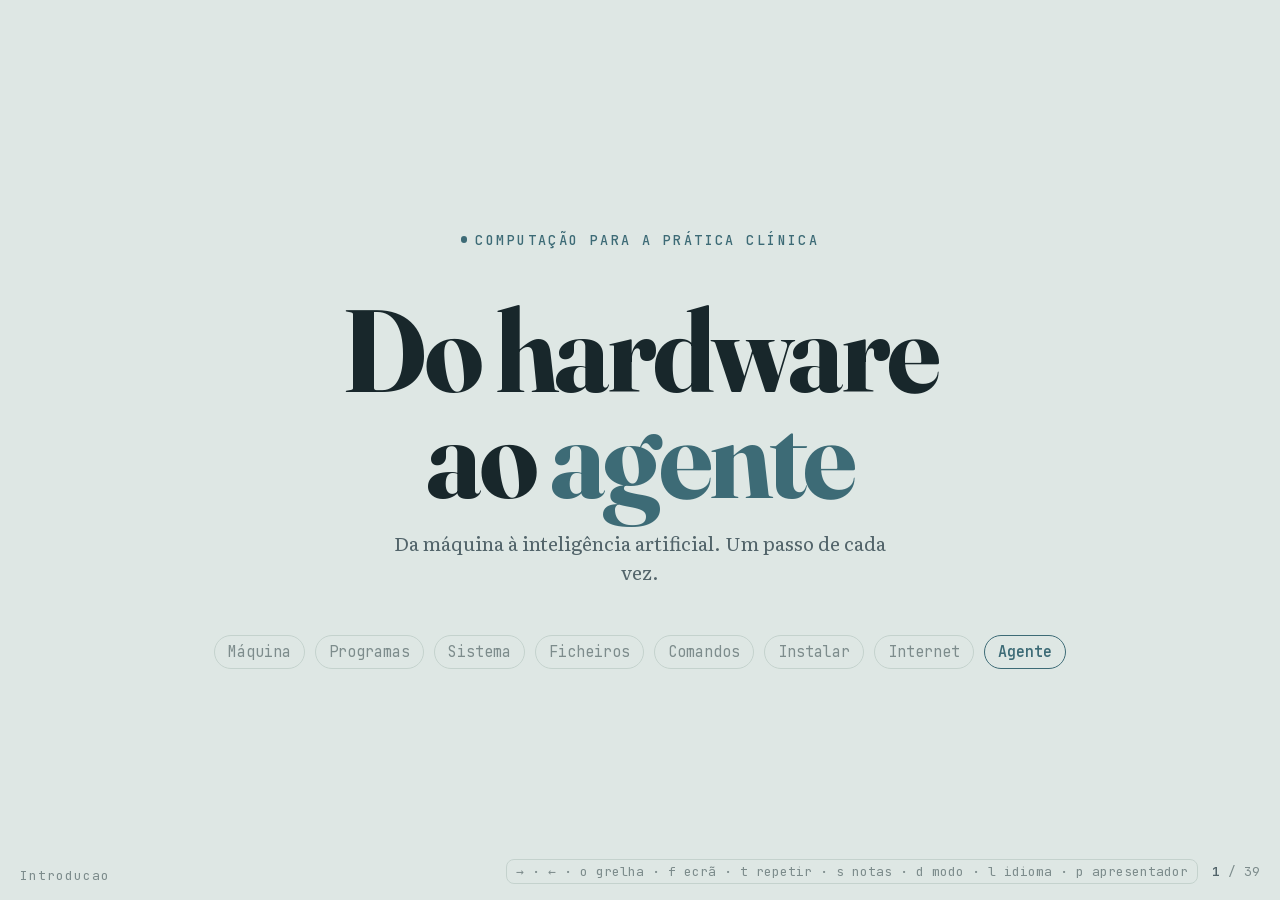
<file: index.html>
<!DOCTYPE html>
<html lang="pt-PT" data-mode="cold">
<head>
<meta charset="utf-8">
<meta name="viewport" content="width=device-width, initial-scale=1, viewport-fit=cover">
<title>Do hardware ao agente</title>
<link rel="stylesheet" href="css/base.css">
<link rel="stylesheet" href="css/slides.css">
<link rel="stylesheet" href="css/terminal.css">
</head>
<body>

<!-- ============ sprite de icones (SVG, sem emojis) ============ -->
<svg class="icon-sprite" aria-hidden="true" xmlns="http://www.w3.org/2000/svg">
  <symbol id="ic-cpu" viewBox="0 0 24 24"><rect x="7" y="7" width="10" height="10" rx="1.5"/><rect x="10" y="10" width="4" height="4"/><path d="M9 4v3M12 4v3M15 4v3M9 17v3M12 17v3M15 17v3M4 9h3M4 12h3M4 15h3M17 9h3M17 12h3M17 15h3"/></symbol>
  <symbol id="ic-ram" viewBox="0 0 24 24"><rect x="3" y="8" width="18" height="8" rx="1"/><path d="M7 8v8M11 8v8M15 8v8M5 16v2M9 16v2M13 16v2M17 16v2"/></symbol>
  <symbol id="ic-disk" viewBox="0 0 24 24"><ellipse cx="12" cy="6" rx="7" ry="3"/><path d="M5 6v6c0 1.6 3.1 3 7 3s7-1.4 7-3V6M5 12c0 1.6 3.1 3 7 3s7-1.4 7-3"/></symbol>
  <symbol id="ic-power" viewBox="0 0 24 24"><path d="M12 4v7"/><path d="M7.6 7.2a6.5 6.5 0 1 0 8.8 0"/></symbol>
  <symbol id="ic-code" viewBox="0 0 24 24"><path d="M9 8l-4 4 4 4M15 8l4 4-4 4"/></symbol>
  <symbol id="ic-layers" viewBox="0 0 24 24"><path d="M12 3l8 4-8 4-8-4 8-4z"/><path d="M4 12l8 4 8-4M4 16.5l8 4 8-4"/></symbol>
  <symbol id="ic-monitor" viewBox="0 0 24 24"><rect x="3" y="4" width="18" height="12" rx="2"/><path d="M8 20h8M12 16v4"/></symbol>
  <symbol id="ic-keyboard" viewBox="0 0 24 24"><rect x="3" y="7" width="18" height="10" rx="2"/><path d="M7 11h.01M11 11h.01M15 11h.01M9 14h6"/></symbol>
  <symbol id="ic-file" viewBox="0 0 24 24"><path d="M14 3H7a1 1 0 0 0-1 1v16a1 1 0 0 0 1 1h10a1 1 0 0 0 1-1V7l-4-4z"/><path d="M14 3v4h4M9 12h6M9 16h6"/></symbol>
  <symbol id="ic-folder" viewBox="0 0 24 24"><path d="M3 7a1 1 0 0 1 1-1h5l2 2h8a1 1 0 0 1 1 1v9a1 1 0 0 1-1 1H4a1 1 0 0 1-1-1V7z"/></symbol>
  <symbol id="ic-lock" viewBox="0 0 24 24"><rect x="5" y="11" width="14" height="9" rx="2"/><path d="M8 11V8a4 4 0 0 1 8 0v3"/></symbol>
  <symbol id="ic-unlock" viewBox="0 0 24 24"><rect x="5" y="11" width="14" height="9" rx="2"/><path d="M8 11V8a4 4 0 0 1 7-2.6"/></symbol>
  <symbol id="ic-eye" viewBox="0 0 24 24"><path d="M2 12s3.5-7 10-7 10 7 10 7-3.5 7-10 7-10-7-10-7z"/><circle cx="12" cy="12" r="3"/></symbol>
  <symbol id="ic-terminal" viewBox="0 0 24 24"><rect x="3" y="4" width="18" height="16" rx="2"/><path d="M7 9l3 3-3 3M13 15h4"/></symbol>
  <symbol id="ic-package" viewBox="0 0 24 24"><path d="M3 7.5l9-4.5 9 4.5v9l-9 4.5-9-4.5z"/><path d="M3 7.5l9 4.5 9-4.5M12 12v9"/></symbol>
  <symbol id="ic-check" viewBox="0 0 24 24"><path d="M5 12l4.5 4.5L19 6"/></symbol>
  <symbol id="ic-x" viewBox="0 0 24 24"><path d="M6 6l12 12M18 6L6 18"/></symbol>
  <symbol id="ic-arrow" viewBox="0 0 24 24"><path d="M5 12h14M13 6l6 6-6 6"/></symbol>
  <symbol id="ic-server" viewBox="0 0 24 24"><rect x="4" y="4" width="16" height="7" rx="1"/><rect x="4" y="13" width="16" height="7" rx="1"/><path d="M8 7.5h.01M8 16.5h.01"/></symbol>
  <symbol id="ic-cloud" viewBox="0 0 24 24"><path d="M6.5 18a4.5 4.5 0 0 1-.5-9 6 6 0 0 1 11.5 1.5 3.5 3.5 0 0 1-1 6.9H6.5z"/></symbol>
  <symbol id="ic-key" viewBox="0 0 24 24"><circle cx="8" cy="8" r="3.2"/><path d="M10.3 10.3l8 8M15.5 15.5l2 2M17.5 13.5l2 2"/></symbol>
  <symbol id="ic-shield" viewBox="0 0 24 24"><path d="M12 3l7 3v5c0 4.5-3 7.5-7 9-4-1.5-7-4.5-7-9V6l7-3z"/><path d="M9 12l2 2 4-4"/></symbol>
  <symbol id="ic-globe" viewBox="0 0 24 24"><circle cx="12" cy="12" r="9"/><path d="M3 12h18M12 3a14 14 0 0 1 0 18 14 14 0 0 1 0-18z"/></symbol>
  <symbol id="ic-read" viewBox="0 0 24 24"><path d="M4 5a2 2 0 0 1 2-2h5v17H6a2 2 0 0 0-2 2zM20 5a2 2 0 0 0-2-2h-5v17h5a2 2 0 0 1 2 2z"/></symbol>
  <symbol id="ic-edit" viewBox="0 0 24 24"><path d="M4 20h4l10-10-4-4L4 16zM14 6l4 4"/></symbol>
  <symbol id="ic-run" viewBox="0 0 24 24"><path d="M8 5v14l11-7z"/></symbol>
  <symbol id="ic-doc" viewBox="0 0 24 24"><path d="M14 3H7a1 1 0 0 0-1 1v16a1 1 0 0 0 1 1h10a1 1 0 0 0 1-1V7l-4-4z"/><path d="M14 3v4h4"/></symbol>
</svg>

<div class="progress"><i></i></div>

<div class="deck">

  <!-- ============ 1 · TITULO (hero) ============ -->
  <section class="slide center" id="s-title" data-slide data-title="Introducao">
    <div class="slide-inner">
      <div class="kicker" data-en="Computing for clinical practice">Computação para a prática clínica</div>
      <h1 class="bigword" data-en="From hardware<br>to <span class=&quot;accent&quot;>the agent</span>">Do hardware<br>ao <span class="accent" data-en="Agent">agente</span></h1>
      <p class="aside" style="margin-top:24px" data-en="From the machine to artificial intelligence. One step at a time.">Da máquina à inteligência artificial. Um passo de cada vez.</p>
      <div class="chain-mini">
        <span data-en="Machine">Máquina</span><span data-en="Programs">Programas</span><span data-en="System">Sistema</span><span data-en="Files">Ficheiros</span>
        <span data-en="Commands">Comandos</span><span data-en="Install">Instalar</span><span data-en="Internet">Internet</span><span data-en="Agent"><b>Agente</b></span>
      </div>
    </div>
  </section>

  <!-- ============ 2 · MAPA ============ -->
  <section class="slide center" id="s-map" data-slide data-title="O caminho">
    <div class="slide-inner">
      <div class="kicker" data-en="Today's path">O caminho de hoje</div>
      <h2 data-en="Three questions, in order">Três perguntas, por ordem</h2>
      <div class="roadmap">
        <div class="stop"><span class="num">1</span><span class="lbl" data-en="What is a machine and what makes it work?"><b>O que é</b> uma máquina e o que a faz funcionar?</span><span class="sub" data-en="machine · programs · files">máquina · programas · ficheiros</span></div>
        <div class="stop"><span class="num">2</span><span class="lbl" data-en="How do I talk to it directly?"><b>Como falo</b> com ela de forma direta?</span><span class="sub" data-en="commands · install · internet">comandos · instalar · internet</span></div>
        <div class="stop peak"><span class="num">3</span><span class="lbl" data-en="What happens to my files when I use an AI?"><b>O que acontece</b> aos meus ficheiros quando uso uma IA?</span><span class="sub" data-en="the part that matters">o ponto importante</span></div>
      </div>
      <div class="aside" data-step="1" style="margin-top:24px" data-en="At the end, we see the <b>full map</b> of all this.">No fim, vemos o <b>mapa completo</b> disto tudo.</div>
    </div>
  </section>

  <!-- ============ 3 · O QUE E UM COMPUTADOR ============ -->
  <section class="slide center" id="s-what" data-slide data-title="O que e um computador">
    <div class="slide-inner">
      <div class="kicker" data-en="The most basic idea">A ideia mais básica</div>
      <h2 data-en="Takes in, processes, returns">Recebe, processa, devolve</h2>

      <div class="ioflow">
        <div class="io-token"></div>
        <div class="iobox"><svg class="ic ic-lg"><use href="#ic-keyboard"/></svg><h3 data-en="input">Entrada</h3><p data-en="what you give it">o que lhe dás</p></div>
        <div class="io-arrow"><svg class="ic"><use href="#ic-arrow"/></svg></div>
        <div class="iobox proc"><svg class="ic ic-lg"><use href="#ic-cpu"/></svg><h3 data-en="Processing">Processamento</h3><p data-en="the work">o trabalho</p></div>
        <div class="io-arrow"><svg class="ic"><use href="#ic-arrow"/></svg></div>
        <div class="iobox"><svg class="ic ic-lg"><use href="#ic-monitor"/></svg><h3 data-en="output">Saída</h3><p data-en="the result">o resultado</p></div>
      </div>
    </div>
  </section>

  <!-- ============ 4 · HARDWARE ============ -->
  <section class="slide center" id="s-hardware" data-slide data-title="Hardware">
    <div class="slide-inner">
      <div class="kicker" data-en="The physical machine">A máquina física</div>
      <h2 data-en="Three parts">Três peças</h2>

      <div class="machine">
        <div class="hw cpu" data-step="1">
          <svg class="ic ic-lg"><use href="#ic-cpu"/></svg>
          <h3 data-en="Processor">Processador</h3>
          <div class="persist" data-en="does the work">faz o trabalho</div>
        </div>
        <div class="hw ram" data-step="2">
          <svg class="ic ic-lg"><use href="#ic-ram"/></svg>
          <h3 data-en="Memory">Memória</h3>
          <div class="vol-content"><i></i><i></i><i></i><i></i></div>
          <div class="persist" data-en="temporary">temporária</div>
        </div>
        <div class="hw disk" data-step="3">
          <svg class="ic ic-lg"><use href="#ic-disk"/></svg>
          <h3 data-en="Storage">Armazenamento</h3>
          <div class="vol-content"><i></i><i></i><i></i><i></i></div>
          <div class="persist" data-en="permanent">permanente</div>
        </div>
      </div>

      <div class="power-row" data-step="4">
        <span class="power-btn" data-en="Switch off"><svg class="ic"><use href="#ic-power"/></svg> Desligar</span>
        <span class="power-note" data-en="→ memory empty · storage intact.">→ memória vazia · arquivo intacto.</span>
      </div>
    </div>
  </section>

  <!-- ============ 5 · SOFTWARE ============ -->
  <section class="slide center" id="s-software" data-slide data-title="Software">
    <div class="slide-inner">
      <div class="kicker" data-en="The instructions">As instruções</div>
      <h2 data-en="On its own, it does nothing">Sozinha, não faz nada</h2>

      <div class="sw-eq">
        <div class="sw-box machine">
          <svg class="ic ic-lg"><use href="#ic-cpu"/></svg>
          <span data-en="the machine">a máquina</span>
        </div>
        <span class="sw-sign">+</span>
        <div class="sw-box instr">
          <div class="sw-h" data-en="the software">o software</div>
          <div class="ln"><span class="kw" data-en="open">abrir</span> a lista</div>
          <div class="ln"><span class="kw" data-en="filter">filtrar</span> &gt; 65 anos</div>
          <div class="ln"><span class="kw" data-en="calculate">calcular</span> a média</div>
          <div class="ln"><span class="kw" data-en="save">guardar</span></div>
        </div>
        <span class="sw-sign">=</span>
        <div class="sw-box result">
          <svg class="ic ic-lg"><use href="#ic-check"/></svg>
          <span data-en="work done">trabalho feito</span>
        </div>
      </div>

      <div class="aside" data-step="1" style="margin-top:22px" data-en="The machine + the instructions = the work done.">A máquina + as instruções = o trabalho feito.</div>
    </div>
  </section>

  <!-- ============ 6 · SISTEMA OPERATIVO ============ -->
  <section class="slide center" id="s-os" data-slide data-title="Sistema Operativo">
    <div class="slide-inner">
      <div class="kicker" data-en="The program that runs them all">O programa que manda em todos</div>
      <h2 data-en="Who organises everything">Quem organiza tudo</h2>

      <div class="layers">
        <div class="layer you" data-step="1"><svg class="ic"><use href="#ic-monitor"/></svg><div><h3 data-en="You and your programs">Tu e os teus programas</h3></div><span class="role" data-en="you click and type">clicas e escreves</span></div>
        <div class="layer os" data-step="2">
          <svg class="ic"><use href="#ic-layers"/></svg>
          <div>
            <h3 data-en="Operating system">Sistema operativo</h3>
            <p data-en="manages · opens · stores">gere · abre · guarda</p>
            <div class="os-chips"><span class="oc-label" data-en="one of these:">é um destes:</span><span>Windows</span><span>macOS</span><span>Linux</span></div>
          </div>
          <span class="role" data-en="the go-between">o intermediário</span>
        </div>
        <div class="layer hw" data-step="3"><svg class="ic"><use href="#ic-cpu"/></svg><div><h3>Hardware</h3></div><span class="role" data-en="the physical parts">as peças físicas</span></div>
      </div>
    </div>
  </section>

  <!-- ============ 7 · O QUE E UM FICHEIRO (anatomia) ============ -->
  <section class="slide center" id="s-file" data-slide data-title="O que e um ficheiro">
    <div class="slide-inner">
      <div class="kicker" data-en="The unit of everything">A unidade de tudo</div>
      <h2 data-en="What is a file?">O que é um ficheiro?</h2>
      <p class="lead" data-en="Information saved with a name.">Informação guardada com um nome.</p>

      <div class="filename" data-step="1">
        <span class="fn-name">coorte</span><span class="fn-dot">.</span><span class="fn-ext">csv</span>
      </div>
      <div class="fn-labels" data-step="1">
        <span class="fl-name" data-en="the name">o nome</span>
        <span class="fl-ext" data-en="the extension">a extensão</span>
      </div>

      <div class="aside" data-step="2" style="margin-top:20px" data-en="Before the dot, the <b>name</b>. After the dot, the <b>extension</b> — it tells the <b>type</b>.">
        Antes do ponto, o <b>nome</b>. Depois do ponto, a <b>extensão</b> — é ela que diz o <b>tipo</b>.
      </div>
    </div>
  </section>

  <!-- ============ 7a · TUDO E TEXTO (base) ============ -->
  <section class="slide center" id="s-textbase" data-slide data-title="Tudo e texto">
    <div class="slide-inner">
      <div class="kicker" data-en="The foundation of everything">A base de tudo</div>
      <h2 data-en="Underneath, it's all text">É tudo texto, por baixo</h2>
      <p class="lead" data-en="Same information. Only the way you write it changes.">A mesma informação. Muda só a forma de a escrever.</p>

      <div class="textcards">
        <div class="tcard">
          <div class="tc-head"><span class="tc-name">nota</span><span class="tc-dot">.</span><span class="tc-ext">txt</span></div>
          <pre class="tc-body" data-en="patient: Rosa<br>temperature: 38.2<br>symptom: cough">doente: Rosa
temperatura: 38.2
sintoma: tosse</pre>
        </div>
        <div class="tcard" data-step="1">
          <div class="tc-head"><span class="tc-name">nota</span><span class="tc-dot">.</span><span class="tc-ext">md</span></div>
          <pre class="tc-body" data-en="<span class=&quot;tc-sym&quot;># </span>Rosa<br><span class=&quot;tc-sym&quot;>**</span>Temperature:<span class=&quot;tc-sym&quot;>**</span> 38.2<br><span class=&quot;tc-sym&quot;>- </span>Symptom: cough"><span class="tc-sym"># </span>Rosa
<span class="tc-sym">**</span>Temperatura:<span class="tc-sym">**</span> 38.2
<span class="tc-sym">- </span>Sintoma: tosse</pre>
        </div>
        <div class="tcard" data-step="2">
          <div class="tc-head"><span class="tc-name">dados</span><span class="tc-dot">.</span><span class="tc-ext">csv</span></div>
          <pre class="tc-body" data-en="patient<span class=&quot;tc-sym&quot;>,</span>temperature<span class=&quot;tc-sym&quot;>,</span>symptom<br>Rosa<span class=&quot;tc-sym&quot;>,</span>38.2<span class=&quot;tc-sym&quot;>,</span>cough">doente<span class="tc-sym">,</span>temperatura<span class="tc-sym">,</span>sintoma
Rosa<span class="tc-sym">,</span>38.2<span class="tc-sym">,</span>tosse</pre>
        </div>
        <div class="tcard" data-step="3">
          <div class="tc-head"><span class="tc-name">dados</span><span class="tc-dot">.</span><span class="tc-ext">json</span></div>
          <pre class="tc-body" data-en="<span class=&quot;tc-sym&quot;>{</span>&quot;patient&quot;: &quot;Rosa&quot;<span class=&quot;tc-sym&quot;>,</span><br>&quot;temperature&quot;: 38.2<span class=&quot;tc-sym&quot;>,</span><br>&quot;symptom&quot;: &quot;cough&quot;<span class=&quot;tc-sym&quot;>}</span>"><span class="tc-sym">{</span>"doente": "Rosa"<span class="tc-sym">,</span>
"temperatura": 38.2<span class="tc-sym">,</span>
"sintoma": "tosse"<span class="tc-sym">}</span></pre>
        </div>
      </div>

      <div class="aside" data-step="4" style="margin-top:20px" data-en="The extension is just a convention — it tells the computer how to read the same text.">
        A extensão é só uma convenção — diz ao computador como ler o mesmo texto.
      </div>
    </div>
  </section>

  <!-- ============ 7b · TIPOS DE FICHEIRO -> SOFTWARE ============ -->
  <section class="slide center" id="s-filetypes" data-slide data-title="Tipos de ficheiro">
    <div class="slide-inner">
      <div class="kicker" data-en="The extension decides">A extensão manda</div>
      <h2 data-en="The extension picks the program">A extensão diz que programa abre</h2>
      <p class="lead" data-en="The extension defines how the data is stored — and which program the system opens it with.">A extensão define como os dados estão guardados — e que programa o sistema usa para abrir.</p>

      <div class="ftypes" data-step="1">
        <div class="ft-head"><span data-en="extension">extensão</span><span data-en="what it is">o que é</span><span data-en="opens with">abre com</span></div>
        <div class="ft-row"><span class="ft-ext">.csv</span><span data-en="data table">tabela de dados</span><span data-en="spreadsheet">folha de cálculo</span></div>
        <div class="ft-row"><span class="ft-ext">.docx</span><span data-en="text">texto</span><span data-en="word processor">processador de texto</span></div>
        <div class="ft-row"><span class="ft-ext">.jpg</span><span data-en="image">imagem</span><span data-en="image editor">editor de imagem</span></div>
        <div class="ft-row"><span class="ft-ext">.pdf</span><span data-en="document">documento</span><span data-en="PDF reader">leitor de PDF</span></div>
        <div class="ft-row bridge"><span class="ft-ext">.html</span><span data-en="web page">página web</span><span>browser</span></div>
      </div>

      <div class="aside" data-step="2" style="margin-top:18px" data-en="The <b>browser</b> opens the web — and a browser is where you talk to a <b>chatbot</b> today.">
        O <b>browser</b> abre a web — e é num browser que, hoje, falas com um <b>chatbot</b>.
      </div>
    </div>
  </section>

  <!-- ============ 8 · FILESYSTEM ============ -->
  <section class="slide" id="s-filesystem" data-slide data-title="Organizacao dos ficheiros">
    <div class="slide-inner">
      <div class="kicker" data-en="Folders within folders">Pastas dentro de pastas</div>
      <h2 data-en="Like a clinical archive">Como um arquivo clínico</h2>

      <div class="cols tight" style="margin-top:22px">
        <div class="tree">
          <div class="node" data-step="1"><svg class="ic"><use href="#ic-folder"/></svg> Hospital</div>
          <div class="node pad1" data-step="2" data-en="Cardiology"><svg class="ic"><use href="#ic-folder"/></svg> Cardiologia</div>
          <div class="node pad2" data-step="3" data-en="Patient-0412"><svg class="ic"><use href="#ic-folder"/></svg> Doente-0412</div>
          <div class="node pad3 file" data-step="4" data-en="exam.pdf"><svg class="ic"><use href="#ic-doc"/></svg> exame.pdf</div>
          <div class="node pad3 file" data-step="5" data-en="notes.txt"><svg class="ic"><use href="#ic-doc"/></svg> notas.txt</div>
          <div class="node pad1" data-step="6" data-en="Radiology"><svg class="ic"><use href="#ic-folder"/></svg> Radiologia</div>
        </div>
        <div class="records-map stack">
          <div data-step="2"><span class="arrow">→</span> Serviço &nbsp;<span class="muted" data-en="= top folder">= pasta de topo</span></div>
          <div data-step="3"><span class="arrow">→</span> Processo do doente &nbsp;<span class="muted" data-en="= subfolder">= sub-pasta</span></div>
          <div data-step="4"><span class="arrow">→</span> Exames e documentos &nbsp;<span class="muted" data-en="Files">= ficheiros</span></div>
          <div class="aside" data-step="6" style="margin-top:8px;max-width:none" data-en="on one line:<br> <span style=&quot;font-family:var(--mono);font-style:normal;color:var(--accent);white-space:nowrap;font-size:.9em&quot;>Hospital / Cardiology / Patient-0412</span>">numa linha só:<br>
            <span style="font-family:var(--mono);font-style:normal;color:var(--accent);white-space:nowrap;font-size:.9em">Hospital / Cardiologia / Doente-0412</span></div>
        </div>
      </div>
    </div>
  </section>

  <!-- ============ 8b · O MESMO CAMINHO (Windows vs macOS) ============ -->
  <section class="slide center" id="s-paths" data-slide data-title="O mesmo caminho">
    <div class="slide-inner">
      <div class="kicker" data-en="Same file, two systems">O mesmo ficheiro, dois sistemas</div>
      <h2 data-en="The whole path">O caminho completo</h2>
      <p class="lead" data-en="Same structure. Only the way you write it changes.">A mesma estrutura. Muda só a forma de a escrever.</p>

      <div class="pathset">
        <div class="pathrow">
          <span class="os">Windows</span>
          <code class="path"><span class="sw">C:\</span>Users<span class="sw">\</span>rosa<span class="sw">\</span>Hospital<span class="sw">\</span>Cardiologia<span class="sw">\</span>Doente-0412<span class="sw">\</span><b>exame.pdf</b></code>
        </div>
        <div class="pathrow" data-step="1">
          <span class="os">macOS</span>
          <code class="path"><span class="sl">/</span>Users<span class="sl">/</span>rosa<span class="sl">/</span>Hospital<span class="sl">/</span>Cardiologia<span class="sl">/</span>Doente-0412<span class="sl">/</span><b>exame.pdf</b></code>
        </div>
      </div>

      <div class="aside" data-step="2" style="margin-top:22px" data-en="Windows uses <b>\</b> and a drive letter (<b>C:</b>); macOS and Linux use <b>/</b>. The rest is the same.">
        Windows usa <b>\</b> e uma letra de unidade (<b>C:</b>); macOS e Linux usam <b>/</b>. O resto é igual.
      </div>
    </div>
  </section>

  <!-- ============ 9 · SISTEMA vs UTILIZADOR ============ -->
  <section class="slide center" id="s-zones" data-slide data-title="Zonas da maquina">
    <div class="slide-inner">
      <div class="kicker" data-en="Where you may and may not touch">Onde podes e onde não deves mexer</div>
      <h2 data-en="The system's zone vs yours">A zona do sistema vs a tua zona</h2>

      <div class="zones">
        <div class="zone system" data-step="1">
          <span class="lock"><svg class="ic ic-lg"><use href="#ic-lock"/></svg></span>
          <h3 data-en="System zone">Zona do sistema</h3>
          <div class="path" data-en="restricted">restrita</div>
          <p data-en="The system lives here. You don't go in.">O sistema vive aqui. Não entras.</p>
          <div class="analogy" data-en="≈ pharmacy store · server room">≈ armazém da farmácia · sala dos servidores</div>
        </div>
        <div class="zone user" data-step="2">
          <span class="lock"><svg class="ic ic-lg"><use href="#ic-unlock"/></svg></span>
          <h3 data-en="Your zone">A tua zona</h3>
          <div class="path" data-en="your folder">a tua pasta</div>
          <p data-en="Your work lives here.">O teu trabalho vive aqui.</p>
          <div class="analogy" data-en="≈ your office">≈ o teu gabinete</div>
        </div>
      </div>

    </div>
  </section>

  <!-- ============ 10 · DOTFILES ============ -->
  <section class="slide optional center" id="s-dotfiles" data-slide data-title="Ficheiros ocultos">
    <div class="slide-inner">
      <div class="kicker" data-en="Settings out of sight">Configurações fora de vista</div>
      <h2 data-en="Hidden files">Ficheiros ocultos</h2>
      <p class="lead" data-en="The settings of your tools. Like a device's calibration.">As <b>definições</b> das ferramentas. Como a calibração de um aparelho.</p>

      <div class="cols tight" style="margin-top:22px">
        <div class="dot-list">
          <div class="row"><span class="name" data-en="cohort.csv">coorte.csv</span><span class="what" data-en="your data">os teus dados</span></div>
          <div class="row"><span class="name" data-en="notes.txt">notas.txt</span><span class="what" data-en="your notes">as tuas notas</span></div>
          <div class="row hidden-file is-hidden"><span class="name">.editor</span><span class="what" data-en="editor settings">definições do editor</span></div>
          <div class="row hidden-file is-hidden"><span class="name">.terminal</span><span class="what" data-en="terminal look">aspeto do terminal</span></div>
        </div>
        <div class="stack">
          <div data-en="show hidden">
            <span class="toggle-pill"><span class="sw"></span> mostrar ocultos</span>
          </div>
          <div class="aside" data-step="2" style="margin-top:18px" data-en="They start with a <b>dot</b> (.). You'll meet them when you set up your tools.">
            Começam por <b>ponto</b> (.). Vais vê-los ao configurar as tuas ferramentas.
          </div>
        </div>
      </div>
    </div>
  </section>

  <!-- ============ 11 · SHELL ============ -->
  <section class="slide center" id="s-shell" data-slide data-title="Dar ordens por texto">
    <div class="slide-inner">
      <div class="kicker" data-en="Talking to the machine in writing">Falar com a máquina por escrito</div>
      <h2 data-en="Two ways to ask the same thing">Duas formas de pedir o mesmo</h2>
      <p class="lead" data-en="Copy a file. Same result, not the same effort.">Copiar um ficheiro. Resultado igual, esforço não.</p>

      <div class="shell-vs">
        <div class="vs-card form" data-step="1">
          <div class="vs-h" data-en="Clicking through menus"><svg class="ic"><use href="#ic-monitor"/></svg> Clicar pelos menus</div>
          <ol class="click-steps">
            <li data-en="open the menu">abrir o menu</li>
            <li data-en="find the right folder">procurar a pasta certa</li>
            <li data-en="select the file">selecionar o ficheiro</li>
            <li>escolher o destino</li>
            <li>confirmar</li>
          </ol>
          <p class="vs-foot" data-en="five steps — and all over again for the next file.">cinco passos — e tudo outra vez para o ficheiro seguinte.</p>
        </div>
        <div class="vs-card order" data-step="2">
          <div class="vs-h" data-en="Writing the command"><svg class="ic"><use href="#ic-terminal"/></svg> Escrever a ordem</div>
          <div class="order-line"><span class="verb" data-en="copy">copiar</span> notas.txt <span class="obj" data-en="to the copy folder">para a pasta cópia</span></div>
          <p class="vs-foot accent" data-en="one line — and it repeats the same every time.">uma linha — e repete-se sempre igual.</p>
        </div>
      </div>

    </div>
  </section>

  <!-- ============ 12 · TERMINAL ============ -->
  <section class="slide center" id="s-terminal" data-slide data-title="O terminal">
    <div class="slide-inner">
      <div class="kicker" data-en="The window you type in">A janela onde se escreve</div>
      <h2 data-en="The terminal">O terminal</h2>
      <p class="lead" data-en="A text window. You type, press Enter, the machine answers.">Uma janela de texto. Escreves, carregas Enter, a máquina responde.</p>

      <div class="term">
        <div class="term-bar"><span class="tb r"></span><span class="tb y"></span><span class="tb g"></span><span class="title">terminal — rosa</span></div>
        <div class="term-body" id="term-cli"></div>
      </div>

      <p class="muted legend-intro" data-en="That line has four parts. Each colour is one:">Aquela linha tem quatro partes. Cada cor é uma:</p>
      <div class="term-legend">
        <div class="leg" data-step="1"><span class="sw teal"></span><div><b>rosa</b> — quem és <span class="muted" data-en="(the user)">(o utilizador)</span></div></div>
        <div class="leg" data-step="2"><span class="sw blue"></span><div><b>~/estudo</b> — onde estás <span class="muted" data-en="(the folder)">(a pasta)</span></div></div>
        <div class="leg" data-step="3"><span class="sw white"></span><div><b>ls</b> — a ordem que escreves <span class="muted" data-en="(here, &quot;list&quot;)">(aqui, "listar")</span></div></div>
        <div class="leg" data-step="4"><span class="sw grey"></span><div data-en="below — the machine's answer">por baixo — a <b>resposta</b> da máquina</div></div>
      </div>

    </div>
  </section>

  <!-- ============ 12b · PASTA DE TRABALHO ============ -->
  <section class="slide center" id="s-workdir" data-slide data-title="Pasta de trabalho">
    <div class="slide-inner">
      <div class="kicker" data-en="Where you work">Onde trabalhas</div>
      <span class="giant"><svg class="ic"><use href="#ic-folder"/></svg></span>
      <h2 style="margin-top:8px" data-en="The project folder">A pasta do projeto</h2>
      <p class="lead" data-en="You open the terminal inside a folder — and a program only reads and writes there.">Abres o terminal <b>dentro de uma pasta</b> — e um programa só lê e escreve nessa pasta.</p>
      <div class="aside" data-step="1" style="margin-top:18px" data-en="Anything outside that folder stays out. It's your workspace.">Tudo o que está fora dessa pasta fica de fora. É o teu espaço de trabalho.</div>
    </div>
  </section>

  <!-- ============ 13 · AUTOMATIZACAO ============ -->
  <section class="slide optional center" id="s-automate" data-slide data-title="Repetir sem esforco">
    <div class="slide-inner">
      <div class="kicker" data-en="Why this matters">Porque é que isto interessa</div>
      <h2 data-en="What's exact can repeat">O que é exato, repete-se</h2>
      <p class="lead" data-en="One command, many files. You do it once; the machine repeats.">Uma ordem, muitos ficheiros. Fazes uma vez; a máquina repete.</p>

      <div class="auto-stage">
        <div class="auto-left">
          <div class="auto-cmd"><span class="verb" data-en="organize">organizar</span> todos os exames</div>
          <div class="auto-counter"><span class="n">0</span> <small data-en="processed files">ficheiros tratados</small></div>
        </div>
        <div class="auto-files">
          <div class="scan-line"></div>
          <div class="auto-file"><svg class="ic"><use href="#ic-doc"/></svg> exame-001.pdf <span class="done"><svg class="ic"><use href="#ic-check"/></svg></span></div>
          <div class="auto-file"><svg class="ic"><use href="#ic-doc"/></svg> exame-002.pdf <span class="done"><svg class="ic"><use href="#ic-check"/></svg></span></div>
          <div class="auto-file"><svg class="ic"><use href="#ic-doc"/></svg> exame-003.pdf <span class="done"><svg class="ic"><use href="#ic-check"/></svg></span></div>
          <div class="auto-file"><svg class="ic"><use href="#ic-doc"/></svg> exame-004.pdf <span class="done"><svg class="ic"><use href="#ic-check"/></svg></span></div>
          <div class="auto-file"><svg class="ic"><use href="#ic-doc"/></svg> exame-005.pdf <span class="done"><svg class="ic"><use href="#ic-check"/></svg></span></div>
          <div class="auto-file more">+ 995 ficheiros<span class="done"><svg class="ic"><use href="#ic-check"/></svg></span></div>
        </div>
      </div>

      <div class="aside" data-step="1" style="margin-top:22px" data-en="<b>Automating</b>: repetitive, effortless, always the same."><b>Automatizar</b>: repetitivo, sem esforço, sempre igual.</div>
    </div>
  </section>

  <!-- ============ 14 · GESTOR DE PACOTES ============ -->
  <section class="slide" id="s-packages" data-slide data-title="Instalar programas">
    <div class="slide-inner">
      <div class="kicker" data-en="Where software comes from">De onde vem o software</div>
      <h2 data-en="Only from trusted sources">Só de fontes de confiança</h2>
      <p class="lead" data-en="Like an approved-drug formulary: only what's on the list gets in.">Como um formulário de medicamentos aprovados: só entra o que está na lista.</p>

      <div class="registry-flow">
        <div class="registry">
          <div class="rh" data-en="Verified list"><svg class="ic"><use href="#ic-shield"/></svg> Lista verificada</div>
          <div class="pkg"><svg class="ic"><use href="#ic-check"/></svg> editor</div>
          <div class="pkg" data-en="browser"><svg class="ic"><use href="#ic-check"/></svg> navegador</div>
          <div class="pkg" data-en="tools"><svg class="ic"><use href="#ic-check"/></svg> ferramentas</div>
        </div>
        <div class="flow-arrow"><svg class="ic"><use href="#ic-arrow"/></svg></div>
        <div class="dest-machine">
          <div class="dh" data-en="your machine"><svg class="ic"><use href="#ic-monitor"/></svg> A tua máquina</div>
          <div class="slot">editor</div>
          <div class="slot" data-en="browser">navegador</div>
        </div>
      </div>

      <div class="reject" data-step="2">
        <svg class="ic"><use href="#ic-x"/></svg>
        <span data-en="Never some random program off the internet. Only from the verified list.">Nunca um programa qualquer apanhado na internet. Só da lista verificada.</span>
      </div>

      <div class="pm-names">
        <span data-en="Homebrew on macOS"><b>Homebrew</b> no macOS</span>
        <span data-en="apt on Linux"><b>apt</b> no Linux</span>
        <span data-en="npm for programming tools"><b>npm</b> para ferramentas de programação</span>
      </div>

      <div class="term" style="margin-top:18px">
        <div class="term-bar"><span class="tb r"></span><span class="tb y"></span><span class="tb g"></span><span class="title">terminal</span></div>
        <div class="term-body" id="term-pkg"></div>
      </div>
    </div>
  </section>

  <!-- ============ 15 · INTERNET ============ -->
  <section class="slide center" id="s-internet" data-slide data-title="A internet">
    <div class="slide-inner">
      <div class="kicker" data-en="The internet is not magic">A internet não é magia</div>
      <h2 data-en="Request and response">Pedido e resposta</h2>
      <p class="lead" data-en="Your machine sends a <b>request</b> to a server and gets a <b>response</b>.">A tua máquina envia um <b>pedido</b> a um servidor e recebe uma <b>resposta</b>.</p>

      <div class="rr-stage">
        <div class="rr-wire"></div>
        <div class="packet req"></div>
        <div class="packet res"></div>
        <div class="rr-node machine">
          <div class="box"><svg class="ic"><use href="#ic-monitor"/></svg></div>
          <div class="lbl" data-en="your machine">A tua máquina</div>
          <div class="sub" data-en="your clinic">o teu consultório</div>
        </div>
        <div class="rr-node server">
          <div class="box"><svg class="ic"><use href="#ic-server"/></svg></div>
          <div class="lbl" data-en="server">Servidor</div>
          <div class="sub" data-en="the external lab">o laboratório externo</div>
        </div>
      </div>
      <div class="rr-labels">
        <span class="req" data-step="1" data-en="→ request (you send the sample)">→ pedido (envias a amostra)</span>
        <span class="res" data-step="2" data-en="← response (you get the results)">← resposta (recebes os resultados)</span>
      </div>

    </div>
  </section>

  <!-- ============ 15b · A WEB ============ -->
  <section class="slide center" id="s-web" data-slide data-title="A web">
    <div class="slide-inner">
      <div class="kicker" data-en="What the browser does">O que o browser faz</div>
      <h2 data-en="The web is asking for pages">A web é pedir páginas</h2>
      <p class="lead" data-en="You type an address; the browser asks the server and draws the page that returns.">Escreves um endereço; o browser pede ao servidor e desenha a página que volta.</p>
      <div class="weblane" data-step="1">
        <span class="url"><svg class="ic"><use href="#ic-globe"/></svg> exemplo.pt</span>
        <span class="wl-arrow"><svg class="ic"><use href="#ic-arrow"/></svg></span>
        <span class="wl-node" data-en="server"><svg class="ic"><use href="#ic-server"/></svg> servidor</span>
        <span class="wl-arrow"><svg class="ic"><use href="#ic-arrow"/></svg></span>
        <span class="wl-node" data-en="page (.html)"><svg class="ic"><use href="#ic-file"/></svg> página (.html)</span>
      </div>
      <div class="aside" data-step="2" style="margin-top:18px" data-en="A <b>browser</b> is also where you talk to a <b>chatbot</b> today.">É no browser que também falas com um <b>chatbot</b>, hoje.</div>
    </div>
  </section>

  <!-- ============ 16 · API ============ -->
  <section class="slide center" id="s-api" data-slide data-title="O que e uma API">
    <div class="slide-inner">
      <div class="kicker" data-en="The shape of the request">A forma do pedido</div>
      <h2 data-en="Just a request form">Só um impresso de requisição</h2>
      <p class="lead" data-en="The browser asked a server for a page; programs ask each other for things the same way &mdash; but in a fixed format, with fields. That's an API.">O browser pediu uma página a um servidor; os programas pedem-se coisas uns aos outros da mesma forma &mdash; mas num formato fixo, com campos. Isso é uma API.</p>

      <div class="api-stage">
        <div class="api-msg loose" data-step="1">
          <div class="tag" data-en="loose text">texto solto</div>
          <div class="scribble"></div><div class="scribble"></div><div class="scribble"></div>
          <div class="api-cap" data-en="hard to process">difícil de processar</div>
        </div>
        <div class="api-arrow" data-step="2"><svg class="ic"><use href="#ic-arrow"/></svg></div>
        <div class="api-msg struct" data-step="2">
          <div class="tag accent" data-en="structured request (API)">pedido estruturado (API)</div>
          <div class="api-field"><span class="k" data-en="exam:">exame:</span><span class="v" data-en="blood count">hemograma</span></div>
          <div class="api-field"><span class="k" data-en="patient:">doente:</span><span class="v">0412</span></div>
          <div class="api-field"><span class="k" data-en="urgency:">urgência:</span><span class="v">normal</span></div>
          <div class="api-cap" data-en="clear fields, always the same">campos claros, sempre iguais</div>
        </div>
      </div>

    </div>
  </section>

  <!-- ============ 17 · CHAVE DE API ============ -->
  <section class="slide center" id="s-apikey" data-slide data-title="Chave de API">
    <div class="slide-inner">
      <div class="kicker" data-en="Your credential">A tua credencial</div>
      <h2 data-en="The API key">A chave de API</h2>
      <div class="keycard" style="margin-top:18px">
        <svg class="ic"><use href="#ic-key"/></svg>
        <span class="val" data-en="your personal key · • • • • • •">a tua chave pessoal · • • • • • •</span>
      </div>
      <div class="aside warn" data-step="1" style="margin-top:22px" data-en="It's <b>yours</b>. Never share it. Keep it safe.">
        É <b>tua</b>. Nunca a partilhes. Guarda-a em segurança.
      </div>
    </div>
  </section>

  <!-- ============ 18 · O MODELO ============ -->
  <section class="slide center" id="s-model" data-slide data-title="O modelo">
    <div class="slide-inner">
      <div class="kicker" data-en="What's on the other side">O que está do outro lado</div>
      <h2 data-en="The model — a borrowed brain">O modelo — o cérebro emprestado</h2>
      <p class="lead" data-en="A huge program, trained to predict text. It runs in datacenters, not on your laptop.">Um programa enorme, treinado para prever texto. Corre em datacenters, não no teu portátil.</p>

      <div class="model-flow">
        <div class="mf-node" data-en="your laptop"><svg class="ic ic-lg"><use href="#ic-monitor"/></svg><span data-en="your laptop">o teu portátil</span></div>
        <div class="mf-arrow"><span class="mf-badge"><svg class="ic"><use href="#ic-key"/></svg></span><svg class="ic mf-ar"><use href="#ic-arrow"/></svg></div>
        <div class="mf-node" data-en="model storefront"><svg class="ic ic-lg"><use href="#ic-layers"/></svg><span data-en="model storefront">montra de modelos</span></div>
        <div class="mf-arrow"><svg class="ic mf-ar"><use href="#ic-arrow"/></svg></div>
        <div class="mf-node big" data-en="model in a datacenter"><svg class="ic ic-lg"><use href="#ic-server"/></svg><span data-en="model in a datacenter">modelo num datacenter</span></div>
      </div>

      <div class="aside" data-step="1" style="margin-top:24px" data-en="There are many models, with different <b>capabilities and prices</b>. The API key gives you access.">
        Há muitos modelos, com <b>capacidades e preços</b> diferentes. A chave de API dá-te acesso.
      </div>
    </div>
  </section>

  <!-- ============ 18b · TOKENS ============ -->
  <section class="slide center" id="s-tokens" data-slide data-title="Tokens">
    <div class="slide-inner">
      <div class="kicker" data-en="The model's unit">A unidade do modelo</div>
      <h2 data-en="Think in tokens">Pensa em tokens</h2>
      <p class="lead" data-en="The model reads and writes in <b>tokens</b> — chunks of text, roughly syllables.">O modelo lê e escreve em <b>tokens</b> — pedaços de texto, mais ou menos sílabas.</p>
      <div class="tokenize" data-step="1">
        <span class="tk">hemo</span><span class="tk">grama</span><span class="tk"> com</span><span class="tk">pleto</span><span class="tk"> ur</span><span class="tk">gente</span>
      </div>
      <div class="aside" data-step="2" style="margin-top:18px" data-en="The <b>context window</b> (what it sees at a time) is measured in tokens.">A <b>janela de contexto</b> (o que ele vê de cada vez) mede-se em tokens.</div>
      <div class="aside" data-step="3" style="margin-top:10px" data-en="Not just text: images, audio and video also get turned into tokens &mdash; that's how a <b>multimodal</b> model &quot;reads&quot; them.">Não é só texto: imagens, áudio e vídeo também se convertem em tokens &mdash; é assim que um modelo <b>multimodal</b> os &quot;lê&quot;.</div>
    </div>
  </section>

  <!-- ============ 18c · CUSTO NA CLOUD ============ -->
  <section class="slide center" id="s-cost" data-slide data-title="Custo na cloud">
    <div class="slide-inner">
      <div class="kicker" data-en="What you pay for">O que se paga</div>
      <h2 data-en="You pay per token">Paga-se por token</h2>
      <div class="costmeter" data-step="1">
        <div class="cm-row"><span class="cm-k" data-en="input">entrada</span><span class="cm-bar in"><i></i></span><span class="cm-v" data-en="what you send">o que envias</span></div>
        <div class="cm-mid"><svg class="ic"><use href="#ic-cpu"/></svg><span data-en="processing (not billed separately)">processamento <span class="cm-note" data-en="(not billed separately)">(não se paga à parte)</span></span></div>
        <div class="cm-row"><span class="cm-k" data-en="output">saída</span><span class="cm-bar out"><i></i></span><span class="cm-v" data-en="what it answers">o que responde</span></div>
        <div class="cm-sum" data-en="more tokens = more cost"><svg class="ic"><use href="#ic-key"/></svg> mais tokens = mais custo</div>
      </div>
      <div class="aside" data-step="2" style="margin-top:18px" data-en="More context and long answers cost more. The <b>local model</b> has no per-use cost.">Mais contexto e respostas longas custam mais. O <b>modelo local</b> não cobra por uso.</div>
      <div class="aside" data-step="3" style="margin-top:10px" data-en="Example: summarising a clinical note (~500 input tokens + 150 output) typically costs less than 1 cent with today's cheapest models.">Exemplo: resumir uma nota clínica (~500 tokens de entrada + 150 de saída) custa tipicamente menos de 1 cêntimo, com os modelos mais baratos disponíveis hoje.</div>
    </div>
  </section>

  <!-- ============ 19 · AGENTE ============ -->
  <!-- NOTA APRESENTADOR: aqui, fecha a apresentacao (Esc/f) e abre o TERMINAL REAL.
       Mostra o OpenCode a correr com um comando real. Ver SPEAKER.md. -->
  <section class="slide center" id="s-agent" data-slide data-title="O agente (OpenCode)"
           data-note="Fecha a apresentacao e abre o terminal real: mostra o OpenCode a correr.">
    <div class="slide-inner">
      <div class="kicker" data-en="Putting it together: the agent">Juntando tudo: o agente</div>
      <h2 data-en="OpenCode">OpenCode</h2>
      <p class="lead" data-en="OpenCode isn't the AI itself &mdash; it's a <b>harness</b>: a program that gives a model access to your files and terminal. Installed with the <b>package manager</b> you saw.">O OpenCode não é a IA em si &mdash; é um <b>harness</b>: um programa que dá a um modelo acesso
        aos teus ficheiros e ao terminal. Instala-se com o <b>gestor de pacotes</b> que já viste.</p>

      <div class="agent-caps">
        <div class="cap" data-step="1"><svg class="ic ic-lg"><use href="#ic-read"/></svg><h3 data-en="Reads">Lê</h3><p data-en="Opens and understands your files.">Abre e percebe os teus ficheiros.</p></div>
        <div class="cap" data-step="2"><svg class="ic ic-lg"><use href="#ic-edit"/></svg><h3 data-en="Writes">Escreve</h3><p data-en="Creates and edits files for you.">Cria e altera ficheiros por ti.</p></div>
        <div class="cap" data-step="3"><svg class="ic ic-lg"><use href="#ic-run"/></svg><h3 data-en="Runs">Executa</h3><p data-en="Runs commands on your behalf.">Corre ordens em teu nome.</p></div>
      </div>

      <div class="aside" data-step="4" style="margin-top:22px" data-en="The <b>model</b> (the brain, in the cloud) thinks; the <b>harness</b> (OpenCode, on your machine) does what it asks &mdash; reads, writes, runs commands.">
        O <b>modelo</b> (o cérebro, na cloud) pensa; o <b>harness</b> (o OpenCode, no teu computador) executa o que ele pede &mdash; ler, escrever, correr comandos.
      </div>
    </div>
  </section>

  <!-- ============ 19b · PROMPT + CONTEXTO ============ -->
  <section class="slide center" id="s-prompt" data-slide data-title="Prompt e contexto">
    <div class="slide-inner">
      <div class="kicker" data-en="How you talk to the model">Como falas com o modelo</div>
      <h2 data-en="The prompt and what it sees">O prompt e o que ele vê</h2>
      <p class="lead" data-en="The <b>prompt</b> is what you type. But the model only sees what fits in the <b>context window</b>.">O <b>prompt</b> é o que escreves. Mas o modelo só vê o que cabe na <b>janela de contexto</b>.</p>
      <div class="frame" data-label="janela de contexto" data-step="1" style="margin-top:26px;max-width:640px">
        <div class="ctx-items">
          <span class="ctx" data-en="open files"><svg class="ic"><use href="#ic-doc"/></svg> ficheiros abertos</span>
          <span class="ctx" data-en="your question"><svg class="ic"><use href="#ic-edit"/></svg> a tua pergunta</span>
        </div>
      </div>
      <div class="aside warn" data-step="2" style="margin-top:18px" data-en="What stays <b>outside</b> the window, the model doesn't know. You choose what goes in.">O que fica <b>fora</b> da janela, o modelo não conhece. Tu escolhes o que entra.</div>
    </div>
  </section>

  <!-- ============ 19c · PERMISSOES ============ -->
  <section class="slide center" id="s-perms" data-slide data-title="Permissões do agente">
    <div class="slide-inner">
      <div class="kicker" data-en="You're in charge">Quem manda és tu</div>
      <h2 data-en="The agent asks permission">O agente pede autorização</h2>
      <p class="lead" data-en="Before writing or running anything, the agent <b>proposes</b> and waits for your approval.">Antes de escrever ou correr algo, o agente <b>propõe</b> e espera que aproves.</p>
      <div class="permcard" data-step="1" style="margin-top:24px">
        <div class="perm-line" data-en="change analise.R ?"><svg class="ic"><use href="#ic-edit"/></svg> alterar <span class="mono">analise.R</span> ?</div>
        <div class="perm-actions">
          <span class="perm-yes" data-step="2" data-en="approve"><svg class="ic"><use href="#ic-check"/></svg> aprovar</span>
          <span class="perm-no" data-en="refuse"><svg class="ic"><use href="#ic-x"/></svg> recusar</span>
        </div>
      </div>
      <div class="aside" data-step="3" style="margin-top:18px" data-en="Nothing happens without your yes. You read the proposal and decide.">Nada acontece sem o teu sim. Lês a proposta e decides.</div>
    </div>
  </section>

  <!-- ============ 20 · A IA PODE ERRAR ============ -->
  <section class="slide center" id="s-aierra" data-slide data-title="A IA pode enganar-se">
    <div class="slide-inner">
      <div class="kicker" data-en="Before you trust it">Antes de confiares</div>
      <h2 data-en="AI can <span class=&quot;uline&quot;>get it wrong</span>">A IA pode <span class="uline">enganar-se<svg viewBox="0 0 300 20" preserveAspectRatio="none"><path pathLength="640" d="M3 12 C 80 4, 140 18, 200 9 S 280 6, 297 12"/></svg></span></h2>
      <p class="lead" data-en="Useful, but not a source of truth. It can be wrong with full confidence.">Útil, mas não é fonte de verdade. Pode errar com toda a confiança.</p>

      <div class="key-rules" style="margin-top:22px">
        <div class="key-rule bad" data-step="1" data-en="It can make up things that look right but aren't."><svg class="ic"><use href="#ic-x"/></svg> Pode <b>inventar</b> coisas que parecem certas, mas não são.</div>
        <div class="key-rule bad" data-step="2" data-en="It doesn't know your patient or the clinical context."><svg class="ic"><use href="#ic-x"/></svg> Não conhece o <b>teu doente</b> nem o contexto clínico.</div>
        <div class="key-rule good" data-step="3" data-en="Always check what it produces before using it."><svg class="ic"><use href="#ic-check"/></svg> <b>Confirma sempre</b> o que ela produz, antes de usar.</div>
      </div>

      <div class="aside warn" data-step="4" style="margin-top:22px" data-en="Assistant, not substitute. The <b>clinical responsibility is yours</b>.">
        Assistente, não substituto. A <b>responsabilidade clínica é tua</b>.
      </div>
    </div>
  </section>

  <!-- ============ 20 · A FRONTEIRA ============ -->
  <section class="slide center" id="s-boundary" data-slide data-title="A fronteira">
    <div class="slide-inner">
      <div class="kicker" data-en="The part that matters most">A parte que mais importa</div>
      <h2 data-en="To think, the agent sends your files out">Para pensar, o agente envia os teus ficheiros para fora</h2>
      <p class="lead" data-en="To reason, it sends what it reads — files and questions — to a cloud AI service, one of these providers: <span class=&quot;ai-providers&quot;><span>Anthropic</span><span>OpenAI</span><span>Google</span></span>">Para raciocinar, manda o que lê — ficheiros e perguntas — a um serviço de IA na cloud, um destes fornecedores:
        <span class="ai-providers"><span>Anthropic</span><span>OpenAI</span><span>Google</span></span></p>

      <div class="boundary-stage">
        <div class="border-line"></div>
        <div class="border-tag" data-en="institutional boundary">fronteira institucional</div>
        <div class="side local">
          <div class="sh" data-en="your machine"><svg class="ic"><use href="#ic-monitor"/></svg> A tua máquina</div>
          <div class="desc" data-en="the files, the data">os ficheiros, os dados</div>
          <div class="docs"><span class="docfile"><svg class="ic"><use href="#ic-doc"/></svg></span><span class="docfile"><svg class="ic"><use href="#ic-doc"/></svg></span><span class="docfile"><svg class="ic"><use href="#ic-doc"/></svg></span></div>
        </div>
        <div class="side cloud">
          <div class="sh" data-en="AI service"><svg class="ic"><use href="#ic-cloud"/></svg> Serviço de IA</div>
          <div class="desc" data-en="another company's computer, elsewhere">um computador de outra empresa, noutro sítio</div>
        </div>
      </div>

      <div class="send-note aside warn" data-step="1" style="margin-top:20px;max-width:none" data-en="In the cloud, the content of your files <span class=&quot;uline warn-u&quot;>leaves the machine</span>.">
        Na cloud, o conteúdo dos teus ficheiros <span class="uline warn-u">sai da máquina<svg viewBox="0 0 300 20" preserveAspectRatio="none"><path pathLength="640" d="M3 12 C 80 5, 150 18, 210 9 S 280 6, 297 11"/></svg></span>.
      </div>
    </div>
  </section>

  <!-- ============ 20 · DADOS DE DOENTES ============ -->
  <section class="slide center" id="s-patient" data-slide data-title="Dados de doentes">
    <div class="slide-inner">
      <div class="kicker" data-en="When files hold patient data">Quando os ficheiros têm dados de doentes</div>
      <h2 data-en="Not a convenience">Não é uma conveniência</h2>
      <p class="lead" data-en="Sending identifiable data is <b>data processing</b> (GDPR). Three questions:">Enviar dados identificáveis é <b>tratamento de dados</b> (RGPD). Três perguntas:</p>

      <div class="gov-list">
        <div class="gov-item" data-step="1" data-en="Is there a contract with the processor?"><svg class="ic"><use href="#ic-doc"/></svg> Há um <b>contrato</b> com quem trata os dados?</div>
        <div class="gov-item" data-step="2" data-en="Where is it stored?"><svg class="ic"><use href="#ic-globe"/></svg> <b>Onde</b> ficam guardados?</div>
        <div class="gov-item" data-step="3" data-en="Is there a legal basis and consent?"><svg class="ic"><use href="#ic-check"/></svg> Há <b>base legal</b> e consentimento?</div>
      </div>

      <div class="decision" data-step="4">
        <span class="dlabel" data-en="Without clear answers to all three:">Sem resposta clara às três:</span>
        <span class="dopt no" data-en="don't send to the cloud"><svg class="ic"><use href="#ic-x"/></svg> não enviar para a cloud</span>
        <span class="dopt ok" data-en="use the local model"><svg class="ic"><use href="#ic-shield"/></svg> usar modelo local</span>
        <span class="dopt" data-en="talk to the DPO"><svg class="ic"><use href="#ic-check"/></svg> falar com o DPO</span>
      </div>
    </div>
  </section>

  <!-- ============ 20c · PSEUDONIMIZACAO ============ -->
  <section class="slide center" id="s-pseudon" data-slide data-title="Pseudonimização">
    <div class="slide-inner">
      <div class="kicker" data-en="Strip the data before use">Antes de usar, despir os dados</div>
      <h2 data-en="Pseudonymisation">Pseudonimização</h2>
      <p class="lead" data-en="Remove what identifies the patient <b>before</b> the file is used.">Tirar o que identifica o doente <b>antes</b> de o ficheiro ser usado.</p>
      <div class="redact" style="margin-top:24px">
        <div class="rline"><span class="rk" data-en="Name">Nome</span><span class="rv" data-step="1">João M. Silva</span><span class="rv mask" data-step="1">█████████</span></div>
        <div class="rline"><span class="rk" data-en="Patient ID">Nº utente</span><span class="rv" data-step="1">123456789</span><span class="rv mask" data-step="1">█████████</span></div>
        <div class="rline"><span class="rk" data-en="Clinical data">Dados clínicos</span><span class="rv keep" data-step="1" data-en="BP, age, scan">tensão, idade, exame</span></div>
      </div>
      <div class="aside" data-step="2" style="margin-top:18px" data-en="It lowers the risk — but always check the legal basis. It's not a free pass.">Reduz o risco — mas confirma sempre a base legal. Não é um passe livre.</div>
    </div>
  </section>

  <!-- ============ 21 · MODELO LOCAL ============ -->
  <section class="slide" id="s-local" data-slide data-title="A alternativa local">
    <div class="slide-inner">
      <div class="kicker" data-en="For patient data: the safe option">Para dados de doentes: a opção segura</div>
      <h2 data-en="Keep it all on the machine">Manter tudo na máquina</h2>
      <p class="lead" data-en="For identifiable data, the safe choice is an AI that runs on your own machine (with <b>Ollama</b>, from the verified list). Nothing leaves.">Para dados identificáveis, a escolha segura é uma IA que corre na tua
        própria máquina (com o <b>Ollama</b>, da lista verificada). Nada sai.</p>

      <div class="cols tight" style="margin-top:18px">
        <div class="boundary-stage">
          <div class="border-line"></div>
          <div class="border-tag" data-en="nothing crosses">nada atravessa</div>
          <div class="side local">
            <div class="sh" data-en="your machine"><svg class="ic"><use href="#ic-shield"/></svg> A tua máquina</div>
            <div class="desc" data-en="files and model, together">ficheiros e modelo, juntos</div>
            <div class="docs"><span class="docfile"><svg class="ic"><use href="#ic-doc"/></svg></span><span class="docfile"><svg class="ic"><use href="#ic-doc"/></svg></span><span class="docfile" style="color:var(--accent-2)"><svg class="ic"><use href="#ic-cpu"/></svg></span></div>
          </div>
          <div class="side cloud" style="opacity:.45">
            <div class="sh"><svg class="ic"><use href="#ic-cloud"/></svg> Cloud</div>
            <div class="desc" data-en="not used">não é usada</div>
          </div>
        </div>

        <div class="stack">
          <div class="aside" data-step="1" data-en="Installed from the same verified list: <span style=&quot;font-family:var(--mono);font-style:normal;color:var(--accent)&quot;>install ollama</span>.">Instala-se da mesma lista verificada:
            <span style="font-family:var(--mono);font-style:normal;color:var(--accent)">instalar ollama</span>.</div>
          <div class="aside" data-step="2" style="margin-top:6px" data-en="<b>Needs a capable machine:</b> small models run on a recent laptop (lots of RAM); larger ones need a graphics card (GPU). Slower than the cloud.">
            <b>Precisa de máquina capaz:</b> modelos pequenos correm num portátil recente (muita
            RAM); os maiores pedem placa gráfica (GPU). Mais lento que a cloud.
          </div>
          <div class="aside" data-step="3" style="margin-top:6px" data-en="Private by design. The cloud only without patient data (or with contracts and consent).">
            Privado por construção. A cloud só sem dados de doentes (ou com contratos e consentimento).
          </div>
          <div class="muted" data-step="3" style="font-family:var(--mono);font-size:12px;margin-top:6px" data-en="requirements and names change — check current docs (2026)">
            requisitos e nomes mudam — confirma a documentação atual (2026)
          </div>
        </div>
      </div>
    </div>
  </section>

  <!-- ============ 24 · PRIMEIROS PASSOS ============ -->
  <section class="slide optional center" id="s-start" data-slide data-title="Primeiros passos">
    <div class="slide-inner">
      <div class="kicker" data-en="So how do I start?">E agora, como começo eu?</div>
      <h2 data-en="First steps">Primeiros passos</h2>
      <div class="roadmap" style="margin-top:18px">
        <div class="stop"><span class="num">1</span><span class="lbl" data-en="Install the <b>package manager</b>">Instalar o <b>gestor de pacotes</b></span><span class="sub" data-en="Homebrew, on Mac">Homebrew, no Mac</span></div>
        <div class="stop"><span class="num">2</span><span class="lbl" data-en="Install the agent (and Ollama, for private use)">Instalar o <b>agente</b> (e o Ollama, para uso privado)</span><span class="sub" data-en="from the verified list">da lista verificada</span></div>
        <div class="stop"><span class="num">3</span><span class="lbl" data-en="Create the API key and store it safely">Criar a <b>chave de API</b> e guardá-la em segurança</span><span class="sub" data-en="cloud only">só para a cloud</span></div>
        <div class="stop"><span class="num">4</span><span class="lbl" data-en="Open the terminal in the project folder and type <b>opencode</b>">Abrir o terminal na pasta do projeto e escrever <b>opencode</b></span><span class="sub" data-en="and you're set">e já está</span></div>
        <div class="stop peak"><span class="num">5</span><span class="lbl" data-en="With patient data: use the local model">Com dados de doentes: usar o <b>modelo local</b></span><span class="sub" data-en="nothing leaves">nada sai</span></div>
      </div>
      <div class="aside" data-step="1" style="margin-top:18px" data-en="Names and versions change — check the current documentation.">Os nomes e versões mudam — procura a documentação atual.</div>
    </div>
  </section>

  <!-- ============ 25 · GLOSSARIO ============ -->
  <section class="slide center" id="s-glossary" data-slide data-title="Glossario">
    <div class="slide-inner">
      <div class="kicker" data-en="All the words, in plain terms">As palavras todas, em português</div>
      <h2 data-en="Quick glossary">Glossário rápido</h2>
      <div class="glossary">
        <div class="gl"><span class="t" data-term="Hardware">Hardware</span><span class="d" data-en="the physical machine">a máquina física</span><span class="eg" data-en="the ward's computer">o computador do serviço</span></div>
        <div class="gl"><span class="t" data-term="Software" data-en="software">Software</span><span class="d" data-en="the programs (instructions)">os programas (as instruções)</span><span class="eg" data-en="the records system">o sistema de registos</span></div>
        <div class="gl"><span class="t" data-term="Sistema operativo" data-en="Operating system">Sistema operativo</span><span class="d" data-en="who organises everything">quem organiza tudo</span><span class="eg">Windows · macOS · Linux</span></div>
        <div class="gl"><span class="t" data-term="Ficheiro" data-en="File">Ficheiro</span><span class="d" data-en="information with a name">informação com um nome</span><span class="eg" data-en="a scan in PDF">um exame em PDF</span></div>
        <div class="gl"><span class="t" data-term="Terminal">Terminal</span><span class="d" data-en="text window for commands">janela de texto para dar ordens</span><span class="eg" data-en="typing instead of clicking">escrever em vez de clicar</span></div>
        <div class="gl"><span class="t" data-term="Gestor de pacotes" data-en="Package manager">Gestor de pacotes</span><span class="d" data-en="install from trusted sources">instalar de fontes de confiança</span><span class="eg" data-en="like an approved formulary">como um formulário aprovado</span></div>
        <div class="gl"><span class="t" data-term="Cloud">Cloud</span><span class="d" data-en="another company's computer">computador de outra empresa</span><span class="eg" data-en="sending to an external lab">enviar a um laboratório externo</span></div>
        <div class="gl"><span class="t" data-term="API">API</span><span class="d" data-en="the format of a request to a service">o formato do pedido a um serviço</span><span class="eg" data-en="a request form">um impresso de requisição</span></div>
        <div class="gl"><span class="t" data-term="Chave de API" data-en="API key">Chave de API</span><span class="d" data-en="your personal credential">a tua credencial pessoal</span><span class="eg" data-en="like your system login">como o teu acesso ao sistema</span></div>
        <div class="gl"><span class="t" data-term="Agente" data-en="Agent">Agente</span><span class="d" data-en="AI that works on your files">IA que trabalha nos teus ficheiros</span><span class="eg" data-en="reads, writes, runs">lê, escreve, executa</span></div>
        <div class="gl"><span class="t" data-term="Ollama">Ollama</span><span class="d" data-en="AI that runs on your machine">IA que corre na tua máquina</span><span class="eg" data-en="nothing leaves">nada sai para fora</span></div>
        <div class="gl"><span class="t" data-term="Dotfile">Dotfile</span><span class="d" data-en="a hidden settings file">ficheiro de definições, oculto</span><span class="eg" data-en="a device's calibration">a calibração de um aparelho</span></div>
      </div>
    </div>
  </section>

  <!-- ============ 26 · QUIZ 1 (opcional) ============ -->
  <section class="slide optional center" id="s-quiz" data-slide data-title="Quiz">
    <div class="slide-inner">
      <div class="kicker" data-en="Quiz · ask the room">Quiz · pergunta à turma</div>
      <div class="quiz">
        <div class="quiz-q">
          <div class="qq" data-en="1 · When you switch off, what <b>disappears</b>?">1 · Ao desligar o computador, o que <b>desaparece</b>?</div>
          <div class="qopts"><span data-en="A) storage">A) o arquivo</span><span data-correct data-en="B) memory (RAM)">B) a memória (RAM)</span><span data-en="C) the system">C) o sistema</span></div>
          <div class="qa" data-step="1" data-en="<b>B</b> — storage stays."><svg class="ic"><use href="#ic-check"/></svg> <b>B</b> — o armazenamento fica.</div>
        </div>
        <div class="quiz-q" data-step="2">
          <div class="qq" data-en="2 · On Windows, which path separator?">2 · No Windows, o caminho usa que separador?</div>
          <div class="qopts"><span>A) /</span><span data-correct>B) \</span><span>C) :</span></div>
          <div class="qa" data-step="3" data-en="<b>B</b> — backslash. macOS/Linux use /."><svg class="ic"><use href="#ic-check"/></svg> <b>B</b> — barra invertida. macOS/Linux usam /.</div>
        </div>
        <div class="quiz-q" data-step="4">
          <div class="qq" data-en="3 · The package manager installs from...">3 · O gestor de pacotes instala a partir de...</div>
          <div class="qopts"><span data-en="A) any site">A) qualquer site</span><span data-correct data-en="B) a verified list">B) uma lista verificada</span><span>C) email</span></div>
          <div class="qa" data-step="5" data-en="<b>B</b> — trusted sources."><svg class="ic"><use href="#ic-check"/></svg> <b>B</b> — fontes de confiança.</div>
        </div>
        <div class="quiz-q open" data-step="6">
          <div class="qq" data-en="4 · <i>Ask the room:</i> what is an <b>API</b>?">4 · <i>Pergunta à turma:</i> o que é uma <b>API</b>?</div>
          <div class="qa" data-step="7" data-en="the format of a request to a service — a request form."><svg class="ic"><use href="#ic-check"/></svg> o formato do pedido a um serviço — um impresso de requisição.</div>
        </div>
        <div class="quiz-q" data-step="8">
          <div class="qq" data-en="5 · The API key should be...">5 · A chave de API deve ser...</div>
          <div class="qopts"><span data-en="A) shared with the team">A) partilhada com a equipa</span><span data-correct data-en="B) kept in an environment variable">B) guardada em variável de ambiente</span><span data-en="C) pasted in the code">C) colada no código</span></div>
          <div class="qa" data-step="9" data-en="<b>B</b> — personal; if leaked, revoke."><svg class="ic"><use href="#ic-check"/></svg> <b>B</b> — pessoal; se vazar, revogar.</div>
        </div>
        <div class="quiz-q" data-step="10">
          <div class="qq" data-en="6 · Using a cloud agent, your files...">6 · Ao usar um agente na cloud, os teus ficheiros...</div>
          <div class="qopts"><span data-en="A) stay on the machine">A) ficam na máquina</span><span data-correct data-en="B) leave and cross the boundary">B) saem e atravessam a fronteira</span><span data-en="C) get deleted">C) são apagados</span></div>
          <div class="qa" data-step="11" data-en="<b>B</b> — they cross the institutional boundary."><svg class="ic"><use href="#ic-check"/></svg> <b>B</b> — cruzam a fronteira institucional.</div>
        </div>
        <div class="quiz-q" data-step="12">
          <div class="qq" data-en="7 · With patient data, the safe option is...">7 · Com dados de doentes, a opção segura é...</div>
          <div class="qopts"><span data-en="A) the fastest cloud">A) a cloud mais rápida</span><span data-correct data-en="B) the local model">B) o modelo local</span><span>C) email</span></div>
          <div class="qa" data-step="13" data-en="<b>B</b> — nothing leaves; cloud only with contracts and consent."><svg class="ic"><use href="#ic-check"/></svg> <b>B</b> — nada sai; cloud só com contratos e consentimento.</div>
        </div>
        <div class="quiz-q" data-step="14">
          <div class="qq" data-en="8 · Pseudonymising is...">8 · Pseudonimizar é...</div>
          <div class="qopts"><span data-en="A) encrypt everything">A) encriptar tudo</span><span data-correct data-en="B) remove identifiers before use">B) tirar identificadores antes de usar</span><span data-en="C) delete the file">C) apagar o ficheiro</span></div>
          <div class="qa" data-step="15" data-en="<b>B</b> — lowers the risk, not a free pass."><svg class="ic"><use href="#ic-check"/></svg> <b>B</b> — reduz o risco, não é passe livre.</div>
        </div>
        <div class="quiz-q open" data-step="16">
          <div class="qq" data-en="9 · <i>Ask the room:</i> before the agent writes a file, what happens?">9 · <i>Pergunta à turma:</i> antes de o agente escrever um ficheiro, o que acontece?</div>
          <div class="qa" data-step="17" data-en="it asks permission — you approve or refuse."><svg class="ic"><use href="#ic-check"/></svg> pede autorização — tu aprovas ou recusas.</div>
        </div>
        <div class="quiz-q open" data-step="18">
          <div class="qq" data-en="10 · <i>Ask the room:</i> AI can be wrong. What do you do?">10 · <i>Pergunta à turma:</i> a IA pode enganar-se. O que fazes?</div>
          <div class="qa" data-step="19" data-en="always check — the clinical responsibility is yours."><svg class="ic"><use href="#ic-check"/></svg> confirmar sempre — a responsabilidade clínica é tua.</div>
        </div>
      </div>
    </div>
  </section>

  <!-- ============ 28 · TERMOS NAO FALADOS ============ -->
  <section class="slide center" id="s-parking" data-slide data-title="Termos nao falados">
    <div class="slide-inner">
      <div class="kicker" data-en="Plenty left out">Ficou muito de fora</div>
      <h2 data-en="We didn't cover these">Não falámos destes</h2>
      <p class="lead" data-en="Any you'd like to discuss?">Algum que queiram discutir?</p>
      <div class="parklist">
        <span data-term="bit / byte">bit / byte</span><span data-term="CPU vs GPU">CPU vs GPU</span><span data-term="IP / DNS">IP / DNS</span><span data-term="navegador" data-en="browser">navegador</span>
        <span data-term="encriptação">encriptação</span><span data-term="VPN">VPN</span><span data-term="base de dados">base de dados</span><span data-term="Git / versões">Git / versões</span>
        <span data-term="container">container</span><span data-term="backup">backup</span><span data-term="firewall">firewall</span><span data-term="fine-tuning">fine-tuning</span>
        <span data-term="RAG">RAG</span><span data-term="Wi-Fi / rede">Wi-Fi / rede</span><span data-term="open source">open source</span><span data-term="palavra-passe">palavra-passe</span>
      </div>
    </div>
  </section>

  <!-- ============ 29 · RECAP ============ -->
  <section class="slide center" id="s-recap" data-slide data-title="Em resumo">
    <div class="slide-inner">
      <div class="kicker" data-en="From start to finish">Do princípio ao fim</div>
      <h2 data-en="The whole path">O caminho completo</h2>

      <div class="recap-chain">
        <span class="node" data-en="Machine"><b>Máquina</b></span><span class="sep">→</span>
        <span class="node" data-en="Programs"><b>Programas</b></span><span class="sep">→</span>
        <span class="node" data-en="System"><b>Sistema</b></span><span class="sep">→</span>
        <span class="node" data-en="Files"><b>Ficheiros</b></span><span class="sep">→</span>
        <span class="node" data-en="Commands"><b>Comandos</b></span><span class="sep">→</span>
        <span class="node" data-en="Install"><b>Instalar</b></span><span class="sep">→</span>
        <span class="node" data-en="Internet"><b>Internet</b></span><span class="sep">→</span>
        <span class="node warn" data-en="Agent">Agente</span>
      </div>

      <div class="aside" data-step="1" style="margin-top:18px" data-en="Before revealing: <b>which data must never leave the machine?</b>">
        Antes de revelar: <b>que dados nunca devem sair da máquina?</b>
      </div>

      <div class="recap-final" data-step="2" data-en='In the cloud, files <mark>cross a boundary</mark>.<br>With patient data: <b class="accent">the local model</b>. Cloud only with contracts and consent.'>
        Na cloud, os ficheiros <mark>atravessam uma fronteira</mark>.<br>
        Com dados de doentes: <b class="accent">modelo local</b>. Cloud só com contratos e consentimento.
      </div>
    </div>
  </section>

  <!-- ============ 27 · O MAPA (so simbolos + setas) ============ -->
  <section class="slide schema-slide" id="s-schema" data-slide data-title="O mapa">
    <div class="schema-kicker" data-en="all connected">tudo ligado</div>
    <div class="schema">
      <svg class="wires" viewBox="0 0 1000 520" preserveAspectRatio="xMidYMid meet">
        <defs>
          <marker id="ah" viewBox="0 0 10 10" refX="7" refY="5" markerWidth="6" markerHeight="6" orient="auto"><path d="M0 1 L9 5 L0 9 Z" fill="#3d6b76"/></marker>
          <marker id="ahw" viewBox="0 0 10 10" refX="7" refY="5" markerWidth="6" markerHeight="6" orient="auto"><path d="M0 1 L9 5 L0 9 Z" fill="#c9651d"/></marker>
          <marker id="ahk" viewBox="0 0 10 10" refX="7" refY="5" markerWidth="6" markerHeight="6" orient="auto"><path d="M0 1 L9 5 L0 9 Z" fill="#86a87f"/></marker>
          <marker id="aha" viewBox="0 0 10 10" refX="7" refY="5" markerWidth="6" markerHeight="6" orient="auto"><path d="M0 1 L9 5 L0 9 Z" fill="#4d7680"/></marker>
        </defs>
        <!-- espinha: maquina -> sistema -> ficheiros -> terminal -> agente -->
        <path class="w w1" pathLength="1" marker-end="url(#ah)" d="M120 300 H198"/>
        <path class="w w2" pathLength="1" marker-end="url(#ah)" d="M280 300 H358"/>
        <path class="w w3" pathLength="1" marker-end="url(#ah)" d="M440 300 H518"/>
        <path class="w w4" pathLength="1" marker-end="url(#ah)" d="M600 300 H678"/>
        <!-- pacotes alimentam o terminal -->
        <path class="w w5 pkg" id="wire-pkg" pathLength="1" marker-end="url(#aha)" d="M560 430 V342"/>
        <!-- agente -> cloud (atravessa a fronteira) -->
        <path class="w w6 warn" id="wire-cloud" pathLength="1" marker-end="url(#ahw)" d="M758 278 C 805 228, 845 180, 888 140"/>
        <!-- agente -> local (fica) -->
        <path class="w w7 ok" id="wire-local" pathLength="1" marker-end="url(#ahk)" d="M742 332 C 750 378, 754 404, 766 430"/>
        <!-- fronteira institucional -->
        <path class="b-line" d="M850 70 V360"/>
        <!-- caminho invisivel da espinha (so para o fluxo de pontos) -->
        <path id="wire-spine" fill="none" stroke="none" d="M120 300 H700"/>
        <!-- pontos de fluxo de dados (preenchidos via JS) -->
        <g class="flow-dots"></g>
      </svg>

      <!-- nos (simbolos + legenda) -->
      <div class="node n1" style="left:8%;top:57.7%" data-en="your machine"><svg class="ic"><use href="#ic-monitor"/></svg><span class="nlabel" data-en="your machine">a tua máquina</span></div>
      <div class="node n2" style="left:24%;top:57.7%" data-en="System"><svg class="ic"><use href="#ic-layers"/></svg><span class="nlabel" data-en="System">sistema</span></div>
      <div class="node n3" style="left:40%;top:57.7%" data-en="Files"><svg class="ic"><use href="#ic-folder"/></svg><span class="nlabel" data-en="Files">ficheiros</span></div>
      <div class="node n4" style="left:56%;top:57.7%"><svg class="ic"><use href="#ic-terminal"/></svg><span class="nlabel">terminal</span></div>
      <div class="node n5" style="left:72%;top:57.7%" data-en="Agent"><svg class="ic"><use href="#ic-run"/></svg><span class="nlabel" data-en="Agent">agente</span></div>
      <div class="node pkg n6" style="left:56%;top:90.4%" data-en="Install"><svg class="ic"><use href="#ic-package"/></svg><span class="nlabel above" data-en="Install">instalar</span></div>
      <div class="node cloud n7" style="left:92%;top:21.2%" data-en="cloud · leaves"><svg class="ic"><use href="#ic-cloud"/></svg><span class="nlabel" data-en="cloud · leaves">cloud · sai</span></div>
      <div class="node local n8" style="left:77%;top:90.4%" data-en="local · stays"><svg class="ic"><use href="#ic-shield"/></svg><span class="nlabel above" data-en="local · stays">local · fica</span></div>

      <!-- simbolos nas setas + legenda -->
      <div class="badge acc b1" style="left:16%;top:51.9%" data-en="software"><svg class="ic"><use href="#ic-code"/></svg><span class="blabel above" data-en="software">software</span></div>
      <div class="badge warn b2" style="left:80.5%;top:40.4%" data-en="Internet"><svg class="ic"><use href="#ic-globe"/></svg><span class="blabel left" data-en="Internet">internet</span></div>
      <div class="badge warn b3" style="left:86%;top:31.7%" data-en="key"><svg class="ic"><use href="#ic-key"/></svg><span class="blabel" data-en="key">chave</span></div>
      <div class="badge ok b4" style="left:74.5%;top:74%" data-en="private"><svg class="ic"><use href="#ic-lock"/></svg><span class="blabel left" data-en="private">privado</span></div>

      <!-- documento a atravessar a fronteira -->
      <div class="cross-doc"><svg class="ic"><use href="#ic-doc"/></svg></div>
    </div>
  </section>

</div>

<div class="slide-title-tag"></div>
<div class="hud">
  <span class="help">→ · ← · o grelha · f ecrã · t repetir · s notas · d modo · l idioma · p apresentador</span>
  <span class="count"></span>
</div>

<!-- Painel de notas do orador (tecla `s`). Escondido por omissao; so para o apresentador. -->
<div class="notes-panel" hidden aria-live="polite"></div>

<!-- Notas do orador, por slide (condensadas de SPEAKER.md). Renderizadas no painel acima. -->
<script type="application/json" id="notes-data">
{
  "s-title": "Enquadra: hoje vamos da maquina fisica ate usar uma IA, sem dar nada por adquirido. <b>Pergunta:</b> quem ja abriu um terminal? (calibra o nivel).",
  "s-map": "As tres perguntas do dia; a 3.&ordf; (ficheiros + IA) e a que importa mesmo. <b>Diz:</b> &laquo;no fim, vemos o mapa completo disto tudo&raquo; &mdash; cria reconhecimento no slide final (o mapa).",
  "s-what": "Entrada &rarr; processamento &rarr; saida. Metafora: pedir uma analise &mdash; amostra, laboratorio, resultado.",
  "s-hardware": "Tres pecas. No passo &laquo;Desligar&raquo;, <b>martela</b>: o que esta na memoria desaparece; no arquivo, fica. Fecho: tudo isto esta so <i>nesta</i> maquina &mdash; ate algo o enviar para fora (semente da fronteira).",
  "s-software": "Hardware + instrucoes = trabalho feito. Metafora: o conhecimento clinico e o que torna util um profissional treinado.",
  "s-os": "O intermediario entre ti e as pecas. Windows / macOS / Linux.",
  "s-file": "Informacao guardada com um nome. <b>Antes do ponto = nome; depois = extensao</b> (o tipo). A extensao diz como os dados estao guardados e que programa abre.",
  "s-textbase": "A mesma nota do doente, em 4 formatos: .txt (texto solto), .md (markdown &mdash; simbolos # ** - para formatar), .csv (tabela) e .json (estruturado, o que os programas preferem). <b>Mensagem chave:</b> a extensao e so uma convencao de leitura do mesmo texto. Liga ao proximo slide (a extensao escolhe o programa) e mais a frente ao JSON das APIs.",
  "s-filetypes": "A extensao escolhe o programa: .csv tabela (folha de calculo) &mdash; <b>nota: csv e texto, nao e uma folha de calculo</b>; .docx texto (processador); .jpg imagem (editor); .pdf documento (leitor); .html web (<b>browser</b>). Ponte: o browser abre a web &mdash; e e num browser que falas com um chatbot (liga ao agente).",
  "s-filesystem": "Pastas dentro de pastas = arquivo clinico (servico &rarr; processo &rarr; documentos). A maquina escreve o caminho numa linha so.",
  "s-paths": "O mesmo ficheiro, dois sistemas. Mesma estrutura; muda so a escrita: Windows usa <b>\\</b> e letra de unidade (<b>C:</b>); macOS/Linux usam <b>/</b>.",
  "s-zones": "Zona do sistema (restrita) vs a tua zona. Impede estragar o sistema sem querer. Metafora: armazem da farmacia vs o teu gabinete.<br><b>&#10003; VERIFICA (fim do bloco 1):</b> &laquo;O que se perde ao desligar &mdash; a memoria ou o arquivo?&raquo;",
  "s-dotfiles": "<i>(opcional)</i> Definicoes fora de vista, como a calibracao de um aparelho. Comecam por ponto. Vais ve-los ao configurar as ferramentas.",
  "s-shell": "Clicar (5 passos) vs escrever (1 linha). O que muda e o esforco.",
  "s-terminal": "Deixa o terminal escrever sozinho; depois a legenda colorida: utilizador / pasta / ordem / resposta. Tranquiliza: e so texto que entra e texto que sai.",
  "s-workdir": "A pasta de trabalho (working directory): abres o terminal dentro de uma pasta e um programa so le e escreve ai. O que esta fora fica de fora. (Mais a frente, e aqui que o agente vai trabalhar.)",
  "s-automate": "<i>(opcional)</i> Uma ordem, mil ficheiros. Trabalho repetitivo sem esforco.",
  "s-packages": "Gestor de pacotes = so de fontes verificadas. Metafora: formulario de medicamentos aprovados. Nunca um programa qualquer apanhado na net.",
  "s-internet": "Pedido &rarr; servidor &rarr; resposta. Metafora: amostra ao laboratorio externo, relatorio de volta.",
  "s-web": "Uma pagina web e um ficheiro (.html) servido por um servidor. Escreves um URL, o browser pede, o servidor responde, o browser desenha. E no browser que falas com um chatbot (a ponte para o que vem a seguir).",
  "s-api": "So um impresso de requisicao: campos fixos, sem ambiguidade.",
  "s-apikey": "Credencial pessoal. Nao partilhar; <b>guardar em variavel de ambiente</b> (nunca num ficheiro partilhado); se vazar, <b>revogar e gerar outra</b>; atencao aos <b>custos por uso</b>. Metafora: as tuas credenciais de acesso ao sistema clinico.",
  "s-model": "O &laquo;cerebro emprestado&raquo;: programa enorme num datacenter, nao no teu portatil. A chave da acesso; ha muitos modelos, capacidades e precos diferentes.<br><b>&#10003; VERIFICA (fim do bloco 2):</b> &laquo;Onde corre o modelo &mdash; no teu portatil ou num datacenter?&raquo;",
  "s-agent": "OpenCode nao e a IA: e um <b>harness</b> &mdash; um programa que da a um modelo acesso aos teus ficheiros e ao terminal. Le, escreve, executa. Instala-se com o gestor de pacotes. <b>&#9654; TRANSICAO:</b> aqui, Esc/f para sair e abrir o <b>TERMINAL REAL</b>; mostra o OpenCode a correr com um comando real. (Volta depois ao slide seguinte.)",
  "s-tokens": "O modelo le e escreve em <b>tokens</b> (pedacos de texto, ~silabas). A janela de contexto mede-se em tokens. Nao e so texto: modelos <b>multimodais</b> tambem convertem imagem/audio/video em tokens. Liga ao custo e ao prompt.",
  "s-cost": "A cloud cobra <b>por token</b>: entrada (o que envias) + saida (o que responde) &mdash; o <b>processamento</b> em si (o modelo a 'pensar') nao se paga a parte, so a entrada e a saida contam. Mais contexto e respostas longas = mais tokens = mais custo. Exemplo real: resumir uma nota clinica (~500 entrada + 150 saida) custa menos de 1 centimo nos modelos mais baratos de hoje. O modelo local nao cobra por uso (paga-se em hardware/tempo).",
  "s-prompt": "O prompt e o que escreves; a janela de contexto e o que o modelo ve de cada vez (ficheiros + pergunta). O que fica fora, ele nao conhece &mdash; tu escolhes o que entra.",
  "s-perms": "O agente propoe e pede autorizacao antes de escrever/correr. Tu les a proposta e aprovas ou recusas. Nada acontece sem o teu sim.",
  "s-aierra": "Pode inventar com confianca; nao conhece o caso a frente. <b>Confirma sempre.</b> Assistente, nao substituto &mdash; a responsabilidade clinica e tua.",
  "s-boundary": "<b>O coracao da apresentacao.</b> Para pensar, o agente envia os teus ficheiros para fora. Deixa o fluxo atravessar a linha. Frase para assentar: &laquo;o conteudo dos teus ficheiros sai da maquina&raquo;. <b>Faz uma pausa aqui.</b>",
  "s-patient": "E tratamento de dados (RGPD). As tres perguntas: contrato? onde ficam? base legal/consentimento? Sem resposta clara aos tres &rarr; nao enviar para a cloud &middot; usar modelo local &middot; falar com o DPO.",
  "s-pseudon": "Tirar o que identifica (nome, nº utente) antes de usar o ficheiro. Reduz o risco &mdash; mas confirma a base legal, nao e passe livre.",
  "s-local": "A opcao segura para dados identificaveis: corre na propria maquina (Ollama), do mesmo gestor de pacotes. <b>Precisa de maquina capaz</b> (muita RAM; modelos grandes pedem GPU) e e mais lento &mdash; mas <b>privado por construcao</b>. Requisitos/nomes mudam: confirma a documentacao atual.",
  "s-start": "<i>(opcional)</i> Checklist de arranque. Lembra que nomes/versoes mudam &mdash; procura a documentacao atual.",
  "s-glossary": "&laquo;Levem isto.&raquo; Pagina de consulta PT, com um exemplo por termo.",
  "s-quiz": "<i>(opcional)</i> Le a pergunta, deixa a turma responder, so depois avanca o passo para revelar (a opcao certa fica verde). 1-5: memoria; barra \\ no Windows; lista verificada; o que e uma API; chave em variavel de ambiente. 6-10: ficheiros saem para a cloud; dados de doentes &rarr; modelo local; pseudonimizar = tirar identificadores; agente pede autorizacao; a IA pode errar &rarr; confirmar sempre.",
  "s-parking": "Termos que nao demos. Pergunta a turma se ha algum que queiram discutir; abre 1-2 a vontade conforme o tempo.",
  "s-recap": "<b>&#10003; VERIFICA (recapitulacao):</b> antes de revelar, pede a turma para reconstruir a cadeia (maquina &rarr; &hellip; &rarr; agente). Depois reforca: dados de doentes &rarr; modelo local; cloud so com contratos e consentimento.",
  "s-schema": "A peca visual. Deixa os fios desenharem-se e os dados fluirem. &laquo;Reconhecem isto? E tudo o que vimos, ligado.&raquo; Termina aqui."
}
</script>

<!-- Modal de termos (clique num termo do parking / glossario) -->
<dialog class="term-modal">
  <button class="tm-close" aria-label="Fechar">&times;</button>
  <h3 class="tm-title"></h3>
  <p class="tm-def"></p>
  <a class="tm-wiki" target="_blank" rel="noopener">Wikipédia &#8599;</a>
</dialog>

<!-- Definicoes dos termos: termo -> { def, wiki (slug PT) } -->
<script type="application/json" id="term-data">
{
  "Hardware": { "def": "As partes físicas do computador — o que se pode tocar.", "wiki": "Hardware" },
  "Software": { "def": "Os programas: as instruções que dizem ao hardware o que fazer.", "wiki": "Software" },
  "Sistema operativo": { "def": "O programa principal que gere as peças, corre os programas e guarda os ficheiros.", "wiki": "Sistema_operativo" },
  "Ficheiro": { "def": "Informação guardada com um nome (um exame, uma imagem, uma nota).", "wiki": "Ficheiro_informático" },
  "Terminal": { "def": "Janela de texto onde se escrevem ordens à máquina.", "wiki": "Emulador_de_terminal" },
  "Gestor de pacotes": { "def": "Ferramenta que instala software a partir de fontes verificadas.", "wiki": "Sistema_de_gestão_de_pacotes" },
  "Cloud": { "def": "Computadores de outra empresa, noutro sítio, acedidos pela internet.", "wiki": "Computação_em_nuvem" },
  "API": { "def": "O formato fixo de um pedido a um serviço — como um impresso de requisição.", "wiki": "Interface_de_programação_de_aplicações" },
  "Chave de API": { "def": "Credencial pessoal que te identifica num serviço externo.", "wiki": "Chave_de_API" },
  "Agente": { "def": "Programa de IA que lê, escreve e executa nos teus ficheiros.", "wiki": "Agente_inteligente" },
  "Ollama": { "def": "Ferramenta para correr modelos de IA na própria máquina.", "wiki": "Ollama" },
  "Dotfile": { "def": "Ficheiro de definições, oculto, cujo nome começa por ponto.", "wiki": "Dotfile" },
  "bit / byte": { "def": "Bit é a unidade mínima (0 ou 1); 8 bits = 1 byte.", "wiki": "Bit" },
  "CPU vs GPU": { "def": "CPU faz o trabalho geral; GPU faz muitos cálculos em paralelo (gráficos, IA).", "wiki": "Unidade_de_processamento_gráfico" },
  "IP / DNS": { "def": "IP é o endereço de um computador na rede; DNS traduz nomes em IPs.", "wiki": "Sistema_de_nomes_de_domínio" },
  "navegador": { "def": "Programa para ver páginas web (Chrome, Firefox, Safari).", "wiki": "Navegador_web" },
  "encriptação": { "def": "Cifrar dados para que só quem tem a chave os possa ler.", "wiki": "Criptografia" },
  "VPN": { "def": "Túnel cifrado que liga a tua máquina a uma rede de forma privada.", "wiki": "Rede_privada_virtual" },
  "base de dados": { "def": "Sistema que guarda e procura dados de forma organizada.", "wiki": "Base_de_dados" },
  "Git / versões": { "def": "Sistema que guarda o histórico de alterações de ficheiros.", "wiki": "Git" },
  "container": { "def": "Caixa isolada que corre um programa com tudo o que ele precisa.", "wiki": "Virtualização_ao_nível_do_sistema_operativo" },
  "backup": { "def": "Cópia de segurança dos dados, para recuperar se algo falhar.", "wiki": "Cópia_de_segurança" },
  "firewall": { "def": "Filtro que controla o que entra e sai de uma rede, bloqueando o que não é permitido.", "wiki": "Firewall" },
  "fine-tuning": { "def": "Afinar um modelo já treinado com dados próprios.", "wiki": "Aprendizagem_por_transferência" },
  "RAG": { "def": "Dar ao modelo documentos relevantes para responder com base neles.", "wiki": "Geração_aumentada_por_recuperação" },
  "Wi-Fi / rede": { "def": "Ligação (sem fios ou por cabo) entre máquinas e à internet.", "wiki": "Wi-Fi" },
  "open source": { "def": "Software cujo código é aberto e livre de ver e modificar.", "wiki": "Código_aberto" },
  "palavra-passe": { "def": "Segredo que prova que a conta é tua.", "wiki": "Palavra-passe" }
}
</script>

<script src="vendor/anime.min.js"></script>
<script src="js/terminal.js"></script>
<script src="js/animations.js"></script>
<script src="js/deck.js"></script>
</body>
</html>
</file>
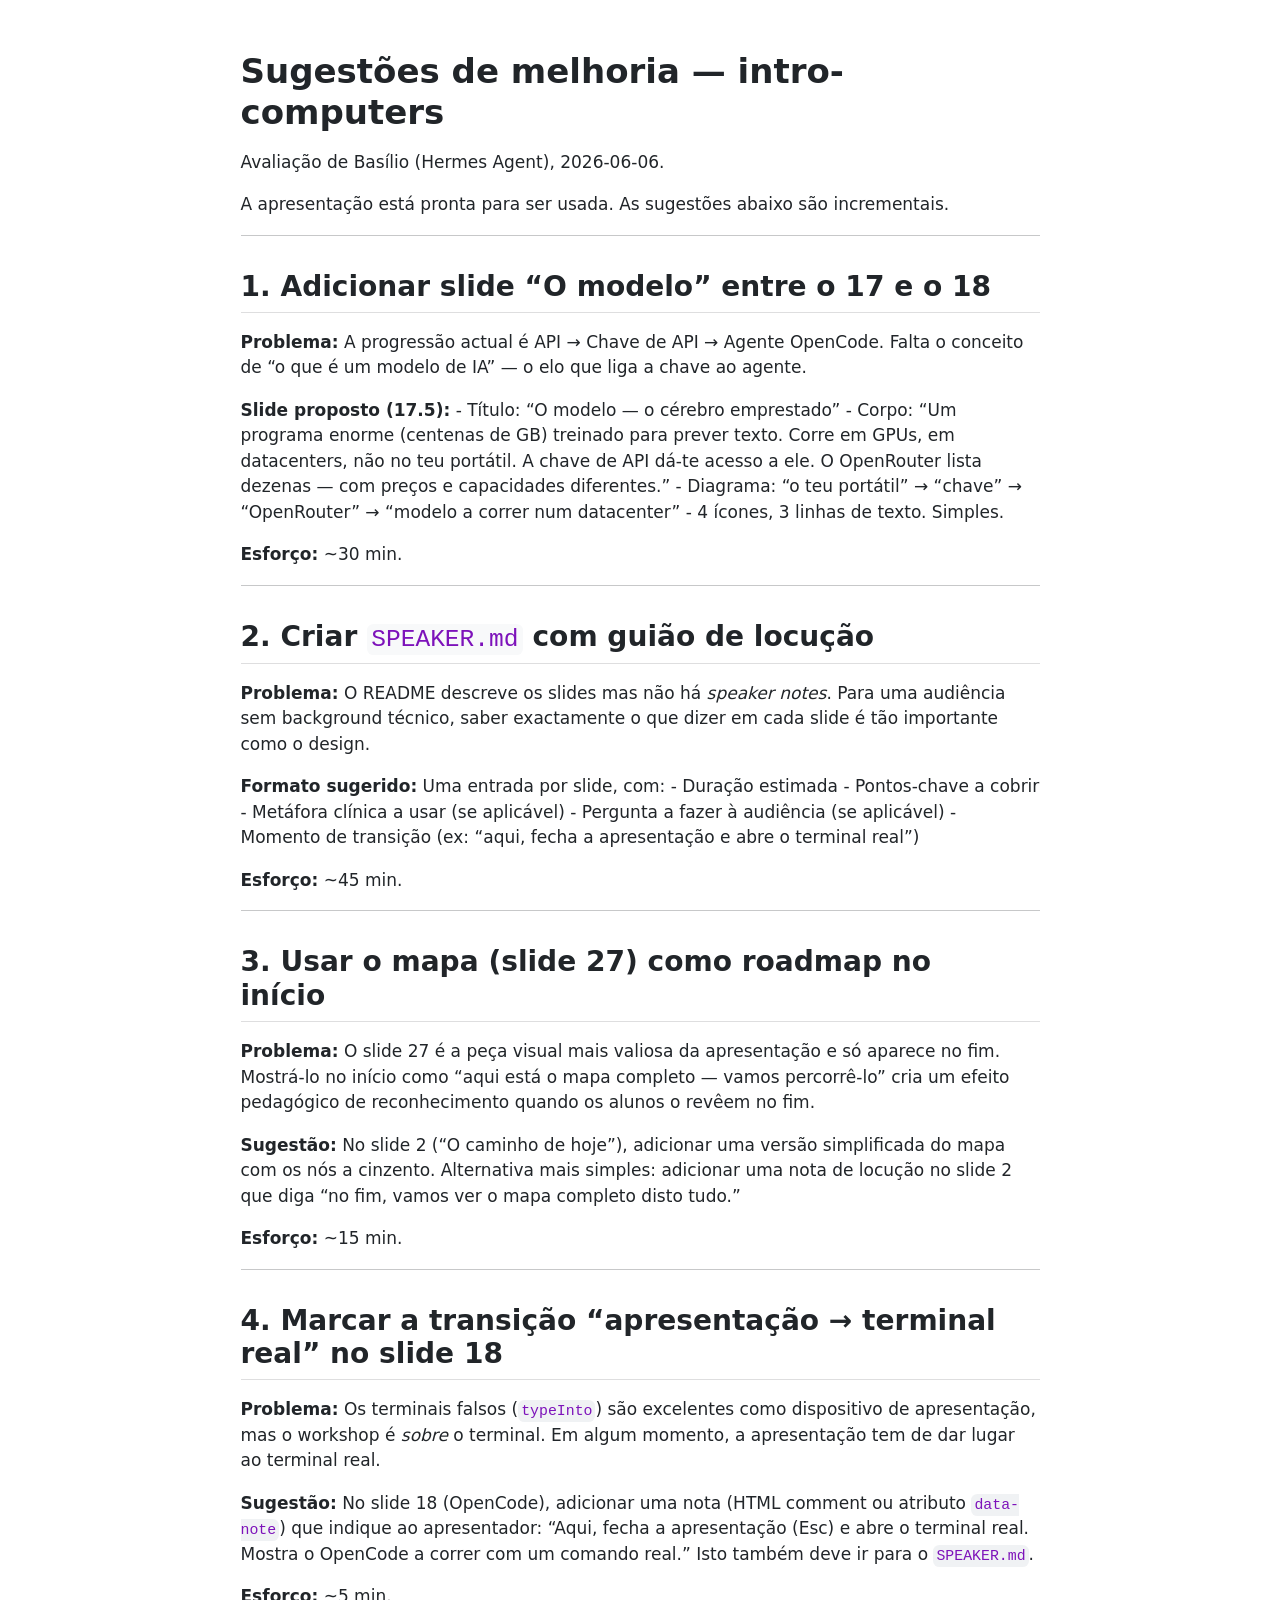
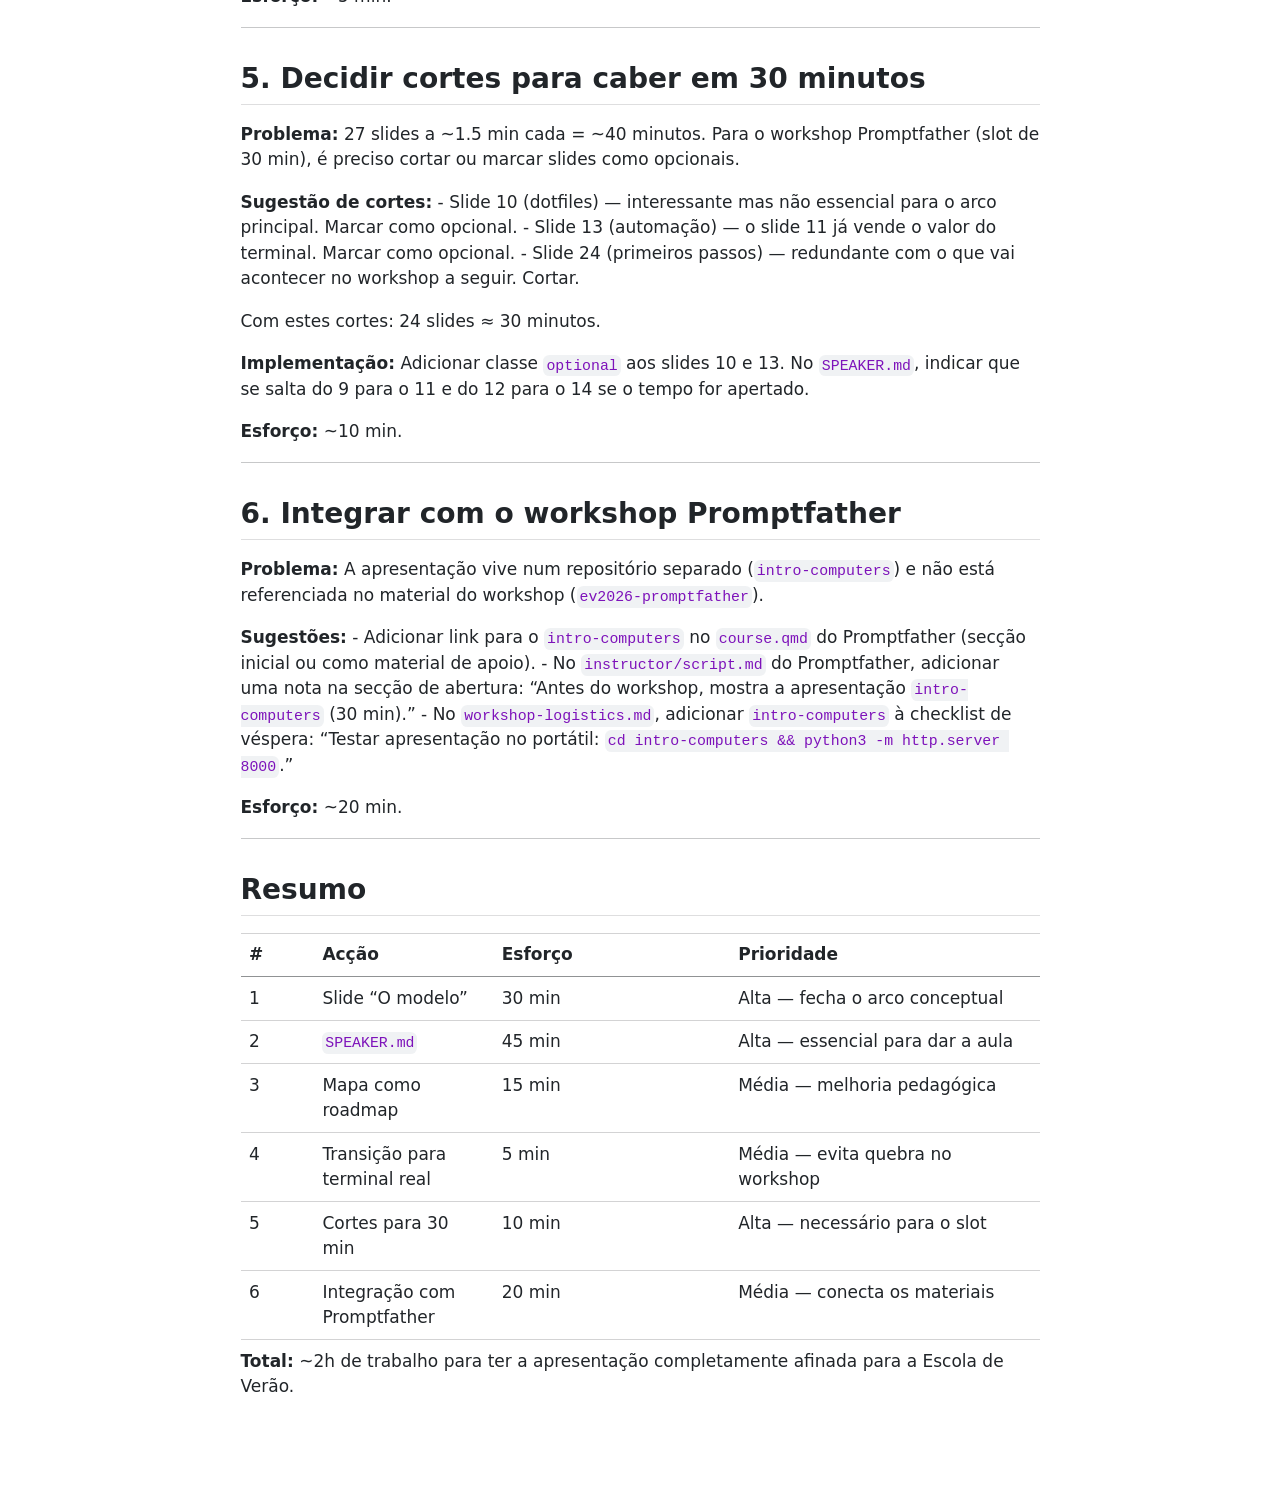
<file: SUGESTOES.html>
<!DOCTYPE html>
<html xmlns="http://www.w3.org/1999/xhtml" lang="en" xml:lang="en"><head>

<meta charset="utf-8">
<meta name="generator" content="quarto-1.9.38">

<meta name="viewport" content="width=device-width, initial-scale=1.0, user-scalable=yes">


<title>sugestoes</title>
<style>
/* Default styles provided by pandoc.
** See https://pandoc.org/MANUAL.html#variables-for-html for config info.
*/
code{white-space: pre-wrap;}
span.smallcaps{font-variant: small-caps;}
div.columns{display: flex; gap: min(4vw, 1.5em);}
div.column{flex: auto; overflow-x: auto;}
div.hanging-indent{margin-left: 1.5em; text-indent: -1.5em;}
ul.task-list{list-style: none;}
ul.task-list li input[type="checkbox"] {
  width: 0.8em;
  margin: 0 0.8em 0.2em -1em; /* quarto-specific, see https://github.com/quarto-dev/quarto-cli/issues/4556 */ 
  vertical-align: middle;
}
</style>


<script src="SUGESTOES_files/libs/clipboard/clipboard.min.js"></script>
<script src="SUGESTOES_files/libs/quarto-html/quarto.js" type="module"></script>
<script src="SUGESTOES_files/libs/quarto-html/tabsets/tabsets.js" type="module"></script>
<script src="SUGESTOES_files/libs/quarto-html/popper.min.js"></script>
<script src="SUGESTOES_files/libs/quarto-html/tippy.umd.min.js"></script>
<script src="SUGESTOES_files/libs/quarto-html/anchor.min.js"></script>
<link href="SUGESTOES_files/libs/quarto-html/tippy.css" rel="stylesheet">
<link href="SUGESTOES_files/libs/quarto-html/quarto-syntax-highlighting-15634bcf2e68342d4ad2dfa704d543f6.css" rel="stylesheet" id="quarto-text-highlighting-styles">
<script src="SUGESTOES_files/libs/bootstrap/bootstrap.min.js"></script>
<link href="SUGESTOES_files/libs/bootstrap/bootstrap-icons.css" rel="stylesheet">
<link href="SUGESTOES_files/libs/bootstrap/bootstrap-138a6193a3bd40baf1e627da441a4734.min.css" rel="stylesheet" append-hash="true" id="quarto-bootstrap" data-mode="light">


</head>

<body class="fullcontent quarto-light">

<div id="quarto-content" class="page-columns page-rows-contents page-layout-article">

<main class="content" id="quarto-document-content">




<section id="sugestões-de-melhoria-intro-computers" class="level1">
<h1>Sugestões de melhoria — intro-computers</h1>
<p>Avaliação de Basílio (Hermes Agent), 2026-06-06.</p>
<p>A apresentação está pronta para ser usada. As sugestões abaixo são incrementais.</p>
<hr>
<section id="adicionar-slide-o-modelo-entre-o-17-e-o-18" class="level2">
<h2 class="anchored" data-anchor-id="adicionar-slide-o-modelo-entre-o-17-e-o-18">1. Adicionar slide “O modelo” entre o 17 e o 18</h2>
<p><strong>Problema:</strong> A progressão actual é API → Chave de API → Agente OpenCode. Falta o conceito de “o que é um modelo de IA” — o elo que liga a chave ao agente.</p>
<p><strong>Slide proposto (17.5):</strong> - Título: “O modelo — o cérebro emprestado” - Corpo: “Um programa enorme (centenas de GB) treinado para prever texto. Corre em GPUs, em datacenters, não no teu portátil. A chave de API dá-te acesso a ele. O OpenRouter lista dezenas — com preços e capacidades diferentes.” - Diagrama: “o teu portátil” → “chave” → “OpenRouter” → “modelo a correr num datacenter” - 4 ícones, 3 linhas de texto. Simples.</p>
<p><strong>Esforço:</strong> ~30 min.</p>
<hr>
</section>
<section id="criar-speaker.md-com-guião-de-locução" class="level2">
<h2 class="anchored" data-anchor-id="criar-speaker.md-com-guião-de-locução">2. Criar <code>SPEAKER.md</code> com guião de locução</h2>
<p><strong>Problema:</strong> O README descreve os slides mas não há <em>speaker notes</em>. Para uma audiência sem background técnico, saber exactamente o que dizer em cada slide é tão importante como o design.</p>
<p><strong>Formato sugerido:</strong> Uma entrada por slide, com: - Duração estimada - Pontos-chave a cobrir - Metáfora clínica a usar (se aplicável) - Pergunta a fazer à audiência (se aplicável) - Momento de transição (ex: “aqui, fecha a apresentação e abre o terminal real”)</p>
<p><strong>Esforço:</strong> ~45 min.</p>
<hr>
</section>
<section id="usar-o-mapa-slide-27-como-roadmap-no-início" class="level2">
<h2 class="anchored" data-anchor-id="usar-o-mapa-slide-27-como-roadmap-no-início">3. Usar o mapa (slide 27) como roadmap no início</h2>
<p><strong>Problema:</strong> O slide 27 é a peça visual mais valiosa da apresentação e só aparece no fim. Mostrá-lo no início como “aqui está o mapa completo — vamos percorrê-lo” cria um efeito pedagógico de reconhecimento quando os alunos o revêem no fim.</p>
<p><strong>Sugestão:</strong> No slide 2 (“O caminho de hoje”), adicionar uma versão simplificada do mapa com os nós a cinzento. Alternativa mais simples: adicionar uma nota de locução no slide 2 que diga “no fim, vamos ver o mapa completo disto tudo.”</p>
<p><strong>Esforço:</strong> ~15 min.</p>
<hr>
</section>
<section id="marcar-a-transição-apresentação-terminal-real-no-slide-18" class="level2">
<h2 class="anchored" data-anchor-id="marcar-a-transição-apresentação-terminal-real-no-slide-18">4. Marcar a transição “apresentação → terminal real” no slide 18</h2>
<p><strong>Problema:</strong> Os terminais falsos (<code>typeInto</code>) são excelentes como dispositivo de apresentação, mas o workshop é <em>sobre</em> o terminal. Em algum momento, a apresentação tem de dar lugar ao terminal real.</p>
<p><strong>Sugestão:</strong> No slide 18 (OpenCode), adicionar uma nota (HTML comment ou atributo <code>data-note</code>) que indique ao apresentador: “Aqui, fecha a apresentação (Esc) e abre o terminal real. Mostra o OpenCode a correr com um comando real.” Isto também deve ir para o <code>SPEAKER.md</code>.</p>
<p><strong>Esforço:</strong> ~5 min.</p>
<hr>
</section>
<section id="decidir-cortes-para-caber-em-30-minutos" class="level2">
<h2 class="anchored" data-anchor-id="decidir-cortes-para-caber-em-30-minutos">5. Decidir cortes para caber em 30 minutos</h2>
<p><strong>Problema:</strong> 27 slides a ~1.5 min cada = ~40 minutos. Para o workshop Promptfather (slot de 30 min), é preciso cortar ou marcar slides como opcionais.</p>
<p><strong>Sugestão de cortes:</strong> - Slide 10 (dotfiles) — interessante mas não essencial para o arco principal. Marcar como opcional. - Slide 13 (automação) — o slide 11 já vende o valor do terminal. Marcar como opcional. - Slide 24 (primeiros passos) — redundante com o que vai acontecer no workshop a seguir. Cortar.</p>
<p>Com estes cortes: 24 slides ≈ 30 minutos.</p>
<p><strong>Implementação:</strong> Adicionar classe <code>optional</code> aos slides 10 e 13. No <code>SPEAKER.md</code>, indicar que se salta do 9 para o 11 e do 12 para o 14 se o tempo for apertado.</p>
<p><strong>Esforço:</strong> ~10 min.</p>
<hr>
</section>
<section id="integrar-com-o-workshop-promptfather" class="level2">
<h2 class="anchored" data-anchor-id="integrar-com-o-workshop-promptfather">6. Integrar com o workshop Promptfather</h2>
<p><strong>Problema:</strong> A apresentação vive num repositório separado (<code>intro-computers</code>) e não está referenciada no material do workshop (<code>ev2026-promptfather</code>).</p>
<p><strong>Sugestões:</strong> - Adicionar link para o <code>intro-computers</code> no <code>course.qmd</code> do Promptfather (secção inicial ou como material de apoio). - No <code>instructor/script.md</code> do Promptfather, adicionar uma nota na secção de abertura: “Antes do workshop, mostra a apresentação <code>intro-computers</code> (30 min).” - No <code>workshop-logistics.md</code>, adicionar <code>intro-computers</code> à checklist de véspera: “Testar apresentação no portátil: <code>cd intro-computers &amp;&amp; python3 -m http.server 8000</code>.”</p>
<p><strong>Esforço:</strong> ~20 min.</p>
<hr>
</section>
<section id="resumo" class="level2">
<h2 class="anchored" data-anchor-id="resumo">Resumo</h2>
<table class="caption-top table">
<colgroup>
<col style="width: 9%">
<col style="width: 22%">
<col style="width: 29%">
<col style="width: 38%">
</colgroup>
<thead>
<tr class="header">
<th>#</th>
<th>Acção</th>
<th>Esforço</th>
<th>Prioridade</th>
</tr>
</thead>
<tbody>
<tr class="odd">
<td>1</td>
<td>Slide “O modelo”</td>
<td>30 min</td>
<td>Alta — fecha o arco conceptual</td>
</tr>
<tr class="even">
<td>2</td>
<td><code>SPEAKER.md</code></td>
<td>45 min</td>
<td>Alta — essencial para dar a aula</td>
</tr>
<tr class="odd">
<td>3</td>
<td>Mapa como roadmap</td>
<td>15 min</td>
<td>Média — melhoria pedagógica</td>
</tr>
<tr class="even">
<td>4</td>
<td>Transição para terminal real</td>
<td>5 min</td>
<td>Média — evita quebra no workshop</td>
</tr>
<tr class="odd">
<td>5</td>
<td>Cortes para 30 min</td>
<td>10 min</td>
<td>Alta — necessário para o slot</td>
</tr>
<tr class="even">
<td>6</td>
<td>Integração com Promptfather</td>
<td>20 min</td>
<td>Média — conecta os materiais</td>
</tr>
</tbody>
</table>
<p><strong>Total:</strong> ~2h de trabalho para ter a apresentação completamente afinada para a Escola de Verão.</p>
</section>
</section>

</main>
<!-- /main column -->
<script id="quarto-html-after-body" type="application/javascript">
  window.document.addEventListener("DOMContentLoaded", function (event) {
    const icon = "";
    const anchorJS = new window.AnchorJS();
    anchorJS.options = {
      placement: 'right',
      icon: icon
    };
    anchorJS.add('.anchored');
    const isCodeAnnotation = (el) => {
      for (const clz of el.classList) {
        if (clz.startsWith('code-annotation-')) {                     
          return true;
        }
      }
      return false;
    }
    const onCopySuccess = function(e) {
      // button target
      const button = e.trigger;
      // don't keep focus
      button.blur();
      // flash "checked"
      button.classList.add('code-copy-button-checked');
      var currentTitle = button.getAttribute("title");
      button.setAttribute("title", "Copied!");
      let tooltip;
      if (window.bootstrap) {
        button.setAttribute("data-bs-toggle", "tooltip");
        button.setAttribute("data-bs-placement", "left");
        button.setAttribute("data-bs-title", "Copied!");
        tooltip = new bootstrap.Tooltip(button, 
          { trigger: "manual", 
            customClass: "code-copy-button-tooltip",
            offset: [0, -8]});
        tooltip.show();    
      }
      setTimeout(function() {
        if (tooltip) {
          tooltip.hide();
          button.removeAttribute("data-bs-title");
          button.removeAttribute("data-bs-toggle");
          button.removeAttribute("data-bs-placement");
        }
        button.setAttribute("title", currentTitle);
        button.classList.remove('code-copy-button-checked');
      }, 1000);
      // clear code selection
      e.clearSelection();
    }
    const getTextToCopy = function(trigger) {
      const outerScaffold = trigger.parentElement.cloneNode(true);
      const codeEl = outerScaffold.querySelector('code');
      for (const childEl of codeEl.children) {
        if (isCodeAnnotation(childEl)) {
          childEl.remove();
        }
      }
      return codeEl.innerText;
    }
    const clipboard = new window.ClipboardJS('.code-copy-button:not([data-in-quarto-modal])', {
      text: getTextToCopy
    });
    clipboard.on('success', onCopySuccess);
    if (window.document.getElementById('quarto-embedded-source-code-modal')) {
      const clipboardModal = new window.ClipboardJS('.code-copy-button[data-in-quarto-modal]', {
        text: getTextToCopy,
        container: window.document.getElementById('quarto-embedded-source-code-modal')
      });
      clipboardModal.on('success', onCopySuccess);
    }
      var localhostRegex = new RegExp(/^(?:http|https):\/\/localhost\:?[0-9]*\//);
      var mailtoRegex = new RegExp(/^mailto:/);
        var filterRegex = new RegExp('/' + window.location.host + '/');
      var isInternal = (href) => {
          return filterRegex.test(href) || localhostRegex.test(href) || mailtoRegex.test(href);
      }
      // Inspect non-navigation links and adorn them if external
     var links = window.document.querySelectorAll('a[href]:not(.nav-link):not(.navbar-brand):not(.toc-action):not(.sidebar-link):not(.sidebar-item-toggle):not(.pagination-link):not(.no-external):not([aria-hidden]):not(.dropdown-item):not(.quarto-navigation-tool):not(.about-link)');
      for (var i=0; i<links.length; i++) {
        const link = links[i];
        if (!isInternal(link.href)) {
          // undo the damage that might have been done by quarto-nav.js in the case of
          // links that we want to consider external
          if (link.dataset.originalHref !== undefined) {
            link.href = link.dataset.originalHref;
          }
        }
      }
    function tippyHover(el, contentFn, onTriggerFn, onUntriggerFn) {
      const config = {
        allowHTML: true,
        maxWidth: 500,
        delay: 100,
        arrow: false,
        appendTo: function(el) {
            return el.parentElement;
        },
        interactive: true,
        interactiveBorder: 10,
        theme: 'quarto',
        placement: 'bottom-start',
      };
      if (contentFn) {
        config.content = contentFn;
      }
      if (onTriggerFn) {
        config.onTrigger = onTriggerFn;
      }
      if (onUntriggerFn) {
        config.onUntrigger = onUntriggerFn;
      }
      window.tippy(el, config); 
    }
    const noterefs = window.document.querySelectorAll('a[role="doc-noteref"]');
    for (var i=0; i<noterefs.length; i++) {
      const ref = noterefs[i];
      tippyHover(ref, function() {
        // use id or data attribute instead here
        let href = ref.getAttribute('data-footnote-href') || ref.getAttribute('href');
        try { href = new URL(href).hash; } catch {}
        const id = href.replace(/^#\/?/, "");
        const note = window.document.getElementById(id);
        if (note) {
          return note.innerHTML;
        } else {
          return "";
        }
      });
    }
    const xrefs = window.document.querySelectorAll('a.quarto-xref');
    const processXRef = (id, note) => {
      // Strip column container classes
      const stripColumnClz = (el) => {
        el.classList.remove("page-full", "page-columns");
        if (el.children) {
          for (const child of el.children) {
            stripColumnClz(child);
          }
        }
      }
      stripColumnClz(note)
      if (id === null || id.startsWith('sec-')) {
        // Special case sections, only their first couple elements
        const container = document.createElement("div");
        if (note.children && note.children.length > 2) {
          container.appendChild(note.children[0].cloneNode(true));
          for (let i = 1; i < note.children.length; i++) {
            const child = note.children[i];
            if (child.tagName === "P" && child.innerText === "") {
              continue;
            } else {
              container.appendChild(child.cloneNode(true));
              break;
            }
          }
          if (window.Quarto?.typesetMath) {
            window.Quarto.typesetMath(container);
          }
          return container.innerHTML
        } else {
          if (window.Quarto?.typesetMath) {
            window.Quarto.typesetMath(note);
          }
          return note.innerHTML;
        }
      } else {
        // Remove any anchor links if they are present
        const anchorLink = note.querySelector('a.anchorjs-link');
        if (anchorLink) {
          anchorLink.remove();
        }
        if (window.Quarto?.typesetMath) {
          window.Quarto.typesetMath(note);
        }
        if (note.classList.contains("callout")) {
          return note.outerHTML;
        } else {
          return note.innerHTML;
        }
      }
    }
    for (var i=0; i<xrefs.length; i++) {
      const xref = xrefs[i];
      tippyHover(xref, undefined, function(instance) {
        instance.disable();
        let url = xref.getAttribute('href');
        let hash = undefined; 
        if (url.startsWith('#')) {
          hash = url;
        } else {
          try { hash = new URL(url).hash; } catch {}
        }
        if (hash) {
          const id = hash.replace(/^#\/?/, "");
          const note = window.document.getElementById(id);
          if (note !== null) {
            try {
              const html = processXRef(id, note.cloneNode(true));
              instance.setContent(html);
            } finally {
              instance.enable();
              instance.show();
            }
          } else {
            // See if we can fetch this
            fetch(url.split('#')[0])
            .then(res => res.text())
            .then(html => {
              const parser = new DOMParser();
              const htmlDoc = parser.parseFromString(html, "text/html");
              const note = htmlDoc.getElementById(id);
              if (note !== null) {
                const html = processXRef(id, note);
                instance.setContent(html);
              } 
            }).finally(() => {
              instance.enable();
              instance.show();
            });
          }
        } else {
          // See if we can fetch a full url (with no hash to target)
          // This is a special case and we should probably do some content thinning / targeting
          fetch(url)
          .then(res => res.text())
          .then(html => {
            const parser = new DOMParser();
            const htmlDoc = parser.parseFromString(html, "text/html");
            const note = htmlDoc.querySelector('main.content');
            if (note !== null) {
              // This should only happen for chapter cross references
              // (since there is no id in the URL)
              // remove the first header
              if (note.children.length > 0 && note.children[0].tagName === "HEADER") {
                note.children[0].remove();
              }
              const html = processXRef(null, note);
              instance.setContent(html);
            } 
          }).finally(() => {
            instance.enable();
            instance.show();
          });
        }
      }, function(instance) {
      });
    }
        let selectedAnnoteEl;
        const selectorForAnnotation = ( cell, annotation) => {
          let cellAttr = 'data-code-cell="' + cell + '"';
          let lineAttr = 'data-code-annotation="' +  annotation + '"';
          const selector = 'span[' + cellAttr + '][' + lineAttr + ']';
          return selector;
        }
        const selectCodeLines = (annoteEl) => {
          const doc = window.document;
          const targetCell = annoteEl.getAttribute("data-target-cell");
          const targetAnnotation = annoteEl.getAttribute("data-target-annotation");
          const annoteSpan = window.document.querySelector(selectorForAnnotation(targetCell, targetAnnotation));
          const lines = annoteSpan.getAttribute("data-code-lines").split(",");
          const lineIds = lines.map((line) => {
            return targetCell + "-" + line;
          })
          let top = null;
          let height = null;
          let parent = null;
          if (lineIds.length > 0) {
              //compute the position of the single el (top and bottom and make a div)
              const el = window.document.getElementById(lineIds[0]);
              top = el.offsetTop;
              height = el.offsetHeight;
              parent = el.parentElement.parentElement;
            if (lineIds.length > 1) {
              const lastEl = window.document.getElementById(lineIds[lineIds.length - 1]);
              const bottom = lastEl.offsetTop + lastEl.offsetHeight;
              height = bottom - top;
            }
            if (top !== null && height !== null && parent !== null) {
              // cook up a div (if necessary) and position it 
              let div = window.document.getElementById("code-annotation-line-highlight");
              if (div === null) {
                div = window.document.createElement("div");
                div.setAttribute("id", "code-annotation-line-highlight");
                div.style.position = 'absolute';
                parent.appendChild(div);
              }
              div.style.top = top - 2 + "px";
              div.style.height = height + 4 + "px";
              div.style.left = 0;
              let gutterDiv = window.document.getElementById("code-annotation-line-highlight-gutter");
              if (gutterDiv === null) {
                gutterDiv = window.document.createElement("div");
                gutterDiv.setAttribute("id", "code-annotation-line-highlight-gutter");
                gutterDiv.style.position = 'absolute';
                const codeCell = window.document.getElementById(targetCell);
                const gutter = codeCell.querySelector('.code-annotation-gutter');
                gutter.appendChild(gutterDiv);
              }
              gutterDiv.style.top = top - 2 + "px";
              gutterDiv.style.height = height + 4 + "px";
            }
            selectedAnnoteEl = annoteEl;
          }
        };
        const unselectCodeLines = () => {
          const elementsIds = ["code-annotation-line-highlight", "code-annotation-line-highlight-gutter"];
          elementsIds.forEach((elId) => {
            const div = window.document.getElementById(elId);
            if (div) {
              div.remove();
            }
          });
          selectedAnnoteEl = undefined;
        };
          // Handle positioning of the toggle
      window.addEventListener(
        "resize",
        throttle(() => {
          elRect = undefined;
          if (selectedAnnoteEl) {
            selectCodeLines(selectedAnnoteEl);
          }
        }, 10)
      );
      function throttle(fn, ms) {
      let throttle = false;
      let timer;
        return (...args) => {
          if(!throttle) { // first call gets through
              fn.apply(this, args);
              throttle = true;
          } else { // all the others get throttled
              if(timer) clearTimeout(timer); // cancel #2
              timer = setTimeout(() => {
                fn.apply(this, args);
                timer = throttle = false;
              }, ms);
          }
        };
      }
        // Attach click handler to the DT
        const annoteDls = window.document.querySelectorAll('dt[data-target-cell]');
        for (const annoteDlNode of annoteDls) {
          annoteDlNode.addEventListener('click', (event) => {
            const clickedEl = event.target;
            if (clickedEl !== selectedAnnoteEl) {
              unselectCodeLines();
              const activeEl = window.document.querySelector('dt[data-target-cell].code-annotation-active');
              if (activeEl) {
                activeEl.classList.remove('code-annotation-active');
              }
              selectCodeLines(clickedEl);
              clickedEl.classList.add('code-annotation-active');
            } else {
              // Unselect the line
              unselectCodeLines();
              clickedEl.classList.remove('code-annotation-active');
            }
          });
        }
    const findCites = (el) => {
      const parentEl = el.parentElement;
      if (parentEl) {
        const cites = parentEl.dataset.cites;
        if (cites) {
          return {
            el,
            cites: cites.split(' ')
          };
        } else {
          return findCites(el.parentElement)
        }
      } else {
        return undefined;
      }
    };
    var bibliorefs = window.document.querySelectorAll('a[role="doc-biblioref"]');
    for (var i=0; i<bibliorefs.length; i++) {
      const ref = bibliorefs[i];
      const citeInfo = findCites(ref);
      if (citeInfo) {
        tippyHover(citeInfo.el, function() {
          var popup = window.document.createElement('div');
          citeInfo.cites.forEach(function(cite) {
            var citeDiv = window.document.createElement('div');
            citeDiv.classList.add('hanging-indent');
            citeDiv.classList.add('csl-entry');
            var biblioDiv = window.document.getElementById('ref-' + cite);
            if (biblioDiv) {
              citeDiv.innerHTML = biblioDiv.innerHTML;
            }
            popup.appendChild(citeDiv);
          });
          return popup.innerHTML;
        });
      }
    }
  });
  </script>
</div> <!-- /content -->




</body></html>
</file>
<file: css/base.css>
/* base.css — design Try-Works (Moby-Dick): campo frio, fogo raro.
   Fraunces (titulos) · Archivo (UI) · JetBrains Mono (labels/codigo) · Literata (corpo).
   Fontes em assets/fonts/fonts.css (woff2 locais). Dois modos: cold (claro) / lit (escuro). */
@import url("../assets/fonts/fonts.css");

:root {
  --unit: 8px;

  --mono: "JetBrains Mono", ui-monospace, "SF Mono", Menlo, Consolas, monospace;
  --sans: "Archivo", system-ui, -apple-system, "Segoe UI", Roboto, Arial, sans-serif;
  --serif: "Fraunces", Georgia, "Times New Roman", serif;
  --reading: "Literata", Georgia, "Times New Roman", serif;

  --r: 4px;
  --slide-pad: clamp(32px, 4vw, 72px);
  --ease: cubic-bezier(.4, 0, .2, 1);          /* tw-ease-standard */
  --ease-emph: cubic-bezier(.2, 0, 0, 1);      /* tw-ease-emphasized */
}

/* True Lamp — claro (por omissao) */
:root, html[data-mode="cold"] {
  --bg:        #dee7e4;  /* bone */
  --bg-2:      #e7efeb;  /* surface */
  --panel:     #f2f7f4;  /* surface-raised */
  --panel-2:   #e7efeb;
  --line:      #c4d2cd;  /* border */
  --ink:       #18272b;  /* text */
  --ink-soft:  #52646a;  /* text-muted */
  --ink-dim:   #7d8c8c;
  --faint:     rgba(24,39,43,.06);

  --accent:    #3d6b76;  /* SEA-bright — estrutura (campo frio) */
  --accent-2:  #264852;  /* sea */
  --fire:      #9e5017;  /* FOGO — raro, so marcas criticas */
  --warn:      #9e5017;  /* = fogo (fronteira / chave / RGPD) */
  --ok:        #5e7d54;  /* kelp (mais escuro p/ contraste claro) */
  --danger:    #a8442f;  /* brick */
  --on-accent: #eef3f0;
  --shadow: 0 1px 2px rgba(24,39,43,.06), 0 12px 34px -18px rgba(24,39,43,.22);
}

/* Try-Fire — escuro */
html[data-mode="lit"] {
  --bg:        #12161b;  /* pitch */
  --bg-2:      #1b2127;  /* hold */
  --panel:     #232b32;  /* deck */
  --panel-2:   #1b2127;
  --line:      #2c3640;
  --ink:       #f1efe9;  /* whale */
  --ink-soft:  #97a0a4;  /* gull */
  --ink-dim:   #6f7a7e;
  --faint:     rgba(241,239,233,.06);

  --accent:    #4d7680;  /* sea-bright */
  --accent-2:  #2c4953;
  --fire:      #c9651d;  /* ember */
  --warn:      #c9651d;
  --ok:        #86a87f;  /* kelp */
  --danger:    #d06a52;  /* brick */
  --on-accent: #11151a;
  --shadow: 0 1px 2px rgba(0,0,0,.3), 0 14px 40px -18px rgba(0,0,0,.6);
}

* { box-sizing: border-box; margin: 0; padding: 0; }

html, body {
  height: 100%;
  background: var(--bg);
  color: var(--ink);
  font-family: var(--sans);
  font-feature-settings: "kern" 1, "liga" 1, "calt" 1;
  -webkit-font-smoothing: antialiased;
  -moz-osx-font-smoothing: grayscale;
  overflow: hidden;
}
/* campo unico; transicao suave entre modos claro/escuro */
html { transition: background-color .4s var(--ease), color .4s var(--ease); }
body { background: var(--bg); transition: background-color .4s var(--ease); }
@media (prefers-reduced-motion: reduce) { html, body { transition: none; } }

/* ---------- deck ---------- */

.deck { position: fixed; inset: 0; }

.slide {
  position: absolute;
  inset: 0;
  display: flex;
  flex-direction: column;
  justify-content: center;
  padding: var(--slide-pad);
  opacity: 0;
  visibility: hidden;
  transform: translateY(18px) scale(.992);
  transition: opacity .5s var(--ease), transform .5s var(--ease);
  pointer-events: none;
}

.slide.active {
  opacity: 1;
  visibility: visible;
  transform: none;
  pointer-events: auto;
}

/* slides que ja passaram saem para cima */
.slide.past { transform: translateY(-18px) scale(.992); }

.slide-inner {
  width: min(1500px, 94vw);
  margin: 0 auto;
}

/* ---------- tipografia ---------- */

/* eyebrow: rotulo mono em maiusculas (JetBrains Mono) com bullet sea */
.kicker {
  font-family: var(--mono);
  font-weight: 500;
  font-size: clamp(12px, 1.05vw, 15px);
  letter-spacing: .18em;
  text-transform: uppercase;
  color: var(--accent);
  margin-bottom: calc(var(--unit) * 2);
  display: inline-flex;
  align-items: center;
  gap: var(--unit);
}
.kicker::before {
  content: "";
  width: .5em; height: .5em; border-radius: 50%;
  background: var(--accent);
  display: inline-block;
}

/* titulos: Fraunces display (opsz/SOFT/WONK) */
h1 {
  font-family: var(--serif);
  font-size: clamp(44px, 7.5vw, 104px);
  line-height: 1.0;
  letter-spacing: -.022em;
  font-weight: 580;
  font-variation-settings: "opsz" 144, "wght" 580, "SOFT" 30, "WONK" 1;
  font-variant-ligatures: common-ligatures discretionary-ligatures;
  text-wrap: balance;
}

h2 {
  font-family: var(--serif);
  font-size: clamp(32px, 5vw, 66px);
  line-height: 1.04;
  letter-spacing: -.015em;
  font-weight: 600;
  margin-bottom: 8px;
  max-width: 22ch;
  font-variation-settings: "opsz" 96, "wght" 600, "SOFT" 15, "WONK" 1;
  font-variant-ligatures: common-ligatures discretionary-ligatures;
  text-wrap: balance;
}

.lead {
  font-family: var(--reading);
  font-size: clamp(17px, 1.7vw, 23px);
  color: var(--ink-soft);
  line-height: 1.5;
  max-width: 40ch;
  margin-top: 16px;
  text-wrap: pretty;
}

/* aparte: nota secundaria (Literata) */
.aside {
  font-family: var(--reading);
  font-size: clamp(15px, 1.5vw, 20px);
  color: var(--ink-soft);
  line-height: 1.5;
  max-width: 44ch;
}
.aside b { font-weight: 600; color: var(--accent); }
.aside.warn b { color: var(--fire); }

/* enfase: a marca sea por omissao; o fogo (warn-u) so nas marcas criticas */
.uline { color: var(--accent); font-weight: 600; box-shadow: inset 0 -.1em color-mix(in srgb, var(--accent) 28%, transparent); }
.uline > svg { display: none; }
.uline.warn-u { color: var(--fire); box-shadow: inset 0 -.1em color-mix(in srgb, var(--fire) 32%, transparent); }
@keyframes drawStroke { to { stroke-dashoffset: 0; } }

.clinical {
  margin-top: 22px;
  padding: 4px 0 4px 18px;
  border-left: 2px solid var(--accent);
  background: none;
  color: var(--ink);
  font-size: clamp(15px, 1.55vw, 19px);
  line-height: 1.45;
  max-width: 52ch;
}
.clinical b { color: var(--accent); font-weight: 600; }
.clinical.warn { border-color: var(--warn); }
.clinical.warn b { color: var(--warn); }

/* ---------- icones SVG (sprite, sem emojis) ---------- */

.ic {
  width: 1.15em; height: 1.15em;
  fill: none; stroke: currentColor; stroke-width: 1.7;
  stroke-linecap: round; stroke-linejoin: round;
  vertical-align: -0.18em; flex: none;
}
.ic-lg { width: 2.6em; height: 2.6em; stroke-width: 1.5; }
.ic-xl { width: 3.4em; height: 3.4em; stroke-width: 1.4; }
.icon-sprite { position: absolute; width: 0; height: 0; overflow: hidden; }

.muted { color: var(--ink-dim); }
mark {
  background: color-mix(in srgb, var(--warn) 16%, transparent);
  color: var(--warn);
  padding: 0 .25em;
  border-radius: 2px;
  font-weight: 600;
}

/* ---------- steps (revelacao progressiva) ---------- */

[data-step] {
  opacity: 0;
  transform: translateY(10px);
  transition: opacity .45s var(--ease), transform .45s var(--ease);
}
[data-step].shown { opacity: 1; transform: none; }

/* ---------- chrome: progresso + hud ---------- */

.progress {
  position: fixed;
  top: 0; left: 0; right: 0;
  height: 3px;
  background: transparent;
  z-index: 50;
}
.progress > i {
  display: block;
  height: 100%;
  width: 0;
  background: linear-gradient(90deg, var(--accent), var(--accent-2));
  transition: width .45s var(--ease);
}

.hud {
  position: fixed;
  bottom: 16px; right: 20px;
  z-index: 50;
  font-family: var(--mono);
  font-size: 13px;
  color: var(--ink-dim);
  display: flex;
  align-items: center;
  gap: 14px;
}
.hud .count b { color: var(--ink-soft); }
.hud .help {
  border: 1px solid var(--line);
  border-radius: 8px;
  padding: 3px 9px;
  color: var(--ink-dim);
  cursor: default;
}

.slide-title-tag {
  position: fixed;
  bottom: 16px; left: 20px;
  z-index: 50;
  font-family: var(--mono);
  font-size: 13px;
  color: var(--ink-dim);
  letter-spacing: .08em;
}

/* ---------- overview (grelha) ---------- */

.deck.overview .slide {
  position: absolute;
  visibility: visible;
  opacity: 1;
  pointer-events: auto;
  cursor: pointer;
  transform-origin: top left;
  overflow: hidden;
  border: 1px solid var(--line);
  border-radius: 12px;
  background: var(--bg-2);
}
.deck.overview .slide.active { outline: 3px solid var(--accent); }
.deck.overview [data-step] { opacity: 1; transform: none; }

/* ---------- helpers de layout ---------- */

.cols {
  display: grid;
  grid-template-columns: 1fr 1fr;
  gap: clamp(20px, 3vw, 48px);
  align-items: center;
}
.cols.tight { grid-template-columns: 1.05fr .95fr; }

.stack { display: flex; flex-direction: column; gap: 14px; }

@media (max-width: 820px) {
  .cols { grid-template-columns: 1fr; }
}

/* ---------- linguagem experimental: lockup centrado + focos gigantes ---------- */

/* slide-hero: tudo centrado no ecra (abandona o titulo-ao-canto) */
.slide.center { align-items: center; text-align: center; }
.slide.center .slide-inner { width: min(1320px, 90vw); display: flex; flex-direction: column; align-items: center; justify-content: center; gap: clamp(10px, 1.6vh, 24px); }
.slide.center .kicker { justify-content: center; }
.slide.center .lead, .slide.center .aside { margin-left: auto; margin-right: auto; }
/* componentes estruturados mantem texto a esquerda mesmo dentro de slides centrados */
.zones, .gov-list, .decision, .quiz, .quiz-q, .glossary, .gl, .key-rules, .key-rule,
.roadmap, .stop, .dot-list, .tree, .term, .term-body, .term-legend, .redact, .rline,
.click-steps, .registry, .dest-machine, .layer, .zone, .pathrow, .cap, .api-msg,
.permcard, .perm-line { text-align: left; }

/* foco gigante: numero / palavra / simbolo enorme */
.giant {
  font-weight: 800; line-height: .86; letter-spacing: -.03em;
  font-variation-settings: "opsz" 144;
  font-size: clamp(96px, 26vw, 380px);
  color: var(--accent);
  display: block;
}
.giant.ink { color: var(--ink); }
.giant.outline { color: transparent; -webkit-text-stroke: 2px var(--accent); }
.giant .ic { width: 1em; height: 1em; stroke-width: 1; }

/* palavra-chave gigante com varias linhas */
.bigword { font-weight: 800; letter-spacing: -.03em; line-height: .92; font-size: clamp(48px, 9vw, 132px); font-variation-settings: "opsz" 96; }
.bigword .accent { color: var(--accent); }
.bigword .warn-c { color: var(--warn); }

/* sangrar para fora da margem */
.bleed { width: 100vw; max-width: none; margin-left: calc(50% - 50vw); }

/* composicao assimetrica 60/40 */
.split { display: grid; grid-template-columns: 1.4fr 1fr; gap: clamp(24px, 4vw, 64px); align-items: center; text-align: left; }
@media (max-width: 820px) { .split { grid-template-columns: 1fr; } }

/* moldura "janela de contexto" */
.frame { border: 2px dashed var(--accent); border-radius: var(--r); padding: clamp(18px,3vw,34px); position: relative; }
.frame::before { content: attr(data-label); position: absolute; top: -.8em; left: 16px; background: var(--bg); padding: 0 8px; font-family: var(--mono); font-size: 12px; text-transform: uppercase; letter-spacing: .06em; color: var(--accent); }

/* ---------- modal de termos ---------- */
.term-modal {
  position: relative;
  border: 1px solid var(--line); border-radius: 8px; padding: 0;
  max-width: 460px; width: 90vw;
  background: var(--panel); color: var(--ink);
  box-shadow: 0 30px 80px -30px rgba(17,17,17,.5);
}
.term-modal::backdrop { background: rgba(17,17,17,.34); backdrop-filter: blur(2px); }
.term-modal[open] { animation: tmIn .22s var(--ease); }
@keyframes tmIn { from { opacity: 0; transform: translateY(10px) scale(.98); } }
.term-modal .tm-close { position: absolute; top: 8px; right: 12px; border: 0; background: none; font-size: 26px; line-height: 1; color: var(--ink-dim); cursor: pointer; }
.term-modal .tm-close:hover { color: var(--ink); }
.tm-title { font-family: var(--sans); font-size: 1.5rem; font-weight: 700; letter-spacing: -.01em; margin: 24px 26px 8px; }
.tm-def { margin: 0 26px 18px; color: var(--ink-soft); line-height: 1.5; font-size: 1.05rem; }
.tm-wiki { display: inline-block; margin: 0 26px 24px; font-family: var(--mono); font-size: .85rem; color: var(--accent); text-decoration: none; border: 1px solid var(--line); border-radius: 3px; padding: 7px 13px; }
.tm-wiki:hover { border-color: var(--accent); }
@media (prefers-reduced-motion: reduce) { .term-modal[open] { animation: none; } }

/* termos clicaveis */
[data-term] { cursor: pointer; }
.gl .t[data-term] { text-decoration: underline; text-decoration-color: color-mix(in srgb, var(--accent) 40%, transparent); text-underline-offset: 3px; }
.gl .t[data-term]:hover { text-decoration-color: var(--accent); }

/* ---------- notas do orador (tecla `s`) ---------- */

.notes-panel {
  position: fixed;
  left: 20px; right: 20px; bottom: 44px;
  max-width: 1180px;
  margin: 0 auto;
  z-index: 60;
  background: var(--panel);
  border: 1px solid var(--line);
  border-left: 3px solid var(--accent);
  border-radius: var(--r);
  box-shadow: var(--shadow);
  padding: 12px 16px;
  display: flex;
  align-items: baseline;
  gap: 14px;
  font-size: clamp(13px, 1.25vw, 16px);
  line-height: 1.4;
  color: var(--ink);
}
.notes-panel[hidden] { display: none; }
.notes-panel .np-tag {
  font-family: var(--mono);
  font-size: 12px;
  letter-spacing: .04em;
  text-transform: uppercase;
  color: var(--accent);
  white-space: nowrap;
  flex: none;
}
.notes-panel .np-body { color: var(--ink-soft); }
.notes-panel .np-body b { color: var(--ink); font-weight: 600; }
.notes-panel .np-empty { color: var(--ink-dim); font-style: italic; }

/* ---------- tira de decisao (RGPD, slide 22) ---------- */

.decision {
  display: flex;
  flex-wrap: wrap;
  align-items: center;
  justify-content: center;
  gap: 10px;
  margin-top: 18px;
  max-width: 720px;
}
.decision .dlabel {
  font-family: var(--mono);
  font-size: clamp(12px, 1.1vw, 14px);
  text-transform: uppercase;
  letter-spacing: .03em;
  color: var(--warn);
}
.decision .dopt {
  display: inline-flex;
  align-items: center;
  gap: 7px;
  border: 1px solid var(--line);
  border-radius: var(--r);
  padding: 6px 12px;
  font-size: clamp(14px, 1.4vw, 18px);
  font-weight: 600;
  background: var(--panel);
}
.decision .dopt.no { border-color: color-mix(in srgb, var(--warn) 45%, var(--line)); color: var(--warn); }
.decision .dopt.ok { border-color: color-mix(in srgb, var(--ok) 45%, var(--line)); color: var(--ok); }

/* respeita reduzir movimento */
@media (prefers-reduced-motion: reduce) {
  .slide, [data-step], .progress > i { transition-duration: .001ms !important; }
  * { animation-duration: .001ms !important; animation-iteration-count: 1 !important; }
}
</file>
<file: css/slides.css>
/* slides.css — estilos e animacoes especificas de cada slide */

/* ============ correcao sistemica de alinhamento ============
   contentores de diagrama precisam de largura total (senao encolhem nos
   slides centrados e o grid/absoluto desalinha). max-width = respirar. */
.rr-stage, .boundary-stage, .model-flow, .api-stage, .agent-caps, .sw-stage,
.filecard-stage, .pathset, .redact, .quiz, .glossary, .gov-list, .decision,
.key-rules, .roadmap, .parklist, .dot-list, .shell-vs, .registry-flow, .term {
  width: 100%; margin-left: auto; margin-right: auto;
}
.rr-stage { max-width: 1100px; }
.boundary-stage { max-width: 1150px; }
.model-flow { max-width: 1150px; }
.api-stage { max-width: 1000px; }
.agent-caps { max-width: 1000px; }
.sw-stage { max-width: 1100px; }
.term { max-width: 1100px; }
.shell-vs { max-width: 1000px; }
.registry-flow { max-width: 1050px; }
.rr-node { text-align: center; }

/* ============ genericos ============ */

.piece {
  background: var(--panel);
  border: 1px solid var(--line);
  border-radius: var(--r);
  padding: 22px;
  position: relative;
  overflow: hidden;
}

.tag {
  font-family: var(--mono); font-size: 11px; letter-spacing: .12em;
  text-transform: uppercase; color: var(--ink-dim);
}

.accent { color: var(--accent); }
.warn-c { color: var(--warn); }

/* ============ 1 · titulo ============ */

#s-title h1 .grad {
  background: linear-gradient(90deg, var(--accent), var(--accent-2));
  -webkit-background-clip: text; background-clip: text; color: transparent;
}
.chain-mini {
  margin-top: 34px;
  display: flex; flex-wrap: wrap; gap: 10px;
  font-family: var(--mono); font-size: clamp(12px,1.2vw,15px); color: var(--ink-dim);
}
.chain-mini span {
  padding: 6px 13px; border: 1px solid var(--line); border-radius: 999px;
  opacity: 0; transform: translateY(6px);
  transition: opacity .4s var(--ease), transform .4s var(--ease), color .4s, border-color .4s;
}
#s-title.active .chain-mini span { opacity: 1; transform: none; }
#s-title.active .chain-mini span:nth-child(1){transition-delay:.5s}
#s-title.active .chain-mini span:nth-child(2){transition-delay:.6s}
#s-title.active .chain-mini span:nth-child(3){transition-delay:.7s}
#s-title.active .chain-mini span:nth-child(4){transition-delay:.8s}
#s-title.active .chain-mini span:nth-child(5){transition-delay:.9s}
#s-title.active .chain-mini span:nth-child(6){transition-delay:1.0s}
#s-title.active .chain-mini span:nth-child(7){transition-delay:1.1s}
#s-title.active .chain-mini span:nth-child(8){transition-delay:1.2s}
.chain-mini b { color: var(--accent); }
.chain-mini span:last-child { border-color: var(--accent); }

/* ============ 2 · mapa do caminho ============ */

.roadmap { display: grid; gap: 12px; margin-top: 22px; max-width: 760px; }
.stop {
  display: flex; align-items: center; gap: 16px;
  border: 1px solid var(--line); border-radius: 4px;
  padding: 14px 18px; background: var(--panel);
  opacity: 0; transform: translateX(-14px);
  transition: all .45s var(--ease);
}
.roadmap.go .stop { opacity: 1; transform: none; }
.stop .num {
  width: 30px; height: 30px; border-radius: 50%;
  display: grid; place-items: center; flex: none;
  border: 1px solid var(--accent); color: var(--accent);
  font-family: var(--mono); font-size: 14px;
}
.stop .lbl { font-size: clamp(15px,1.7vw,20px); }
.stop .lbl b { color: var(--ink); }
.stop .sub { color: var(--ink-dim); font-size: 13px; margin-left: auto; }
.stop.peak { border-color: var(--warn); }
.stop.peak .num { border-color: var(--warn); color: var(--warn); }

/* ============ 3 · o que e um computador ============ */

.ioflow { display: grid; grid-template-columns: 1fr auto 1fr auto 1fr; align-items: center; gap: clamp(16px, 2.5vw, 36px); margin-top: clamp(24px, 4vh, 48px); width: 100%; max-width: 1100px; }
.iobox {
  border: 1px solid var(--line); border-radius: var(--r); background: var(--panel);
  padding: 26px 18px; text-align: center; position: relative;
}
.iobox .ic { color: var(--accent); }
.iobox h3 { font-size: clamp(16px,1.7vw,20px); margin-top: 10px; }
.iobox p { color: var(--ink-dim); font-size: 13px; margin-top: 4px; }
.iobox.proc { border-color: var(--accent); }
.io-arrow { color: var(--ink-dim); }
.io-arrow .ic { width: 1.8em; height: 1.8em; }
/* token que flui */
.io-token {
  position: absolute; top: 50%; left: 0; width: 13px; height: 13px; border-radius: 50%;
  background: var(--accent); margin-top: -6px; opacity: 0;
}
.ioflow.run .io-token { animation: flowThrough 2.4s var(--ease) infinite; }
@keyframes flowThrough {
  0% { left: 8%; opacity: 0; } 8% { opacity: 1; }
  46% { left: 50%; opacity: 1; } 54% { left: 50%; }
  92% { opacity: 1; } 100% { left: 92%; opacity: 0; }
}

/* ============ 4 · hardware ============ */

.machine { display: grid; grid-template-columns: repeat(3, 1fr); gap: clamp(20px, 3vw, 40px); margin-top: clamp(24px, 4vh, 48px); width: 100%; max-width: 1080px; }
.hw {
  border: 1px solid var(--line); border-radius: var(--r); padding: clamp(22px, 2.6vw, 38px);
  background: var(--panel); position: relative; min-height: clamp(190px, 24vh, 260px);
  opacity: 0; transform: translateY(14px);
  transition: opacity .5s var(--ease), transform .5s var(--ease), border-color .4s var(--ease), box-shadow .4s var(--ease);
}
.hw.shown { opacity: 1; transform: none; }
.hw .ic-lg { display: block; margin-bottom: 12px; }
.hw h3 { font-size: 19px; margin-bottom: 6px; }
.hw p { color: var(--ink-soft); font-size: 14px; line-height: 1.4; }
.hw .persist { margin-top: 12px; font-family: var(--mono); font-size: 11px; letter-spacing: .1em; text-transform: uppercase; }

.hw.cpu { border-color: color-mix(in srgb,var(--accent) 40%,transparent); }
.hw.cpu .ic-lg { color: var(--accent-2); }
.hw.cpu.shown .ic-lg { animation: cpuPulse 1.8s var(--ease) infinite; }
@keyframes cpuPulse { 0%,100% { filter: drop-shadow(0 0 0 transparent); } 50% { filter: drop-shadow(0 0 12px color-mix(in srgb,var(--accent) 90%,transparent)); } }

.hw.ram .ic-lg { color: var(--warn); }
.hw.ram .persist { color: var(--warn); }
.hw.ram .vol-content { margin-top: 10px; display: flex; gap: 6px; }
.hw.ram .vol-content i { width: 22px; height: 10px; border-radius: 3px; background: var(--warn); opacity: .85; transition: opacity .5s var(--ease), transform .5s var(--ease); }
.hw.ram.cleared .vol-content i { opacity: 0; transform: translateY(8px) scaleY(.2); }
.hw.ram.cleared { border-color: var(--line); }
.hw.ram.cleared .persist::after { content: " — apagada"; color: var(--danger); }

.hw.disk .ic-lg { color: var(--ok); }
.hw.disk .persist { color: var(--ok); }
.hw.disk .vol-content { margin-top: 10px; display: flex; gap: 6px; }
.hw.disk .vol-content i { width: 22px; height: 10px; border-radius: 3px; background: var(--ok); }

.power-row { margin-top: 22px; display: flex; align-items: center; gap: 14px; }
.power-btn {
  display: inline-flex; align-items: center; gap: 9px;
  font-family: var(--mono); font-size: 13px; letter-spacing: .06em;
  border: 1px solid var(--danger); color: var(--danger);
  background: color-mix(in srgb,var(--danger) 8%,transparent); border-radius: 3px; padding: 9px 16px;
}
.power-btn .ic { width: 1.05em; height: 1.05em; }
.power-note { color: var(--ink-dim); font-size: 14px; }

/* ============ 5 · software ============ */

.sw-stage { display: flex; align-items: center; gap: 28px; flex-wrap: wrap; margin-top: 30px; }
.inert-box {
  width: 230px; height: 156px; border: 1px solid var(--line); border-radius: var(--r);
  background: var(--panel); display: grid; place-items: center; gap: 8px; position: relative;
  color: var(--ink-dim); font-family: var(--mono); font-size: 13px; text-align: center;
  transition: all .6s var(--ease);
}
.inert-box .ic-lg { transition: color .6s var(--ease); }
.inert-box.powered { border-color: var(--accent); color: var(--accent); box-shadow: 0 0 44px -12px color-mix(in srgb,var(--accent) 55%,transparent); }
.inert-box.powered .ic-lg { color: var(--accent); }
.sw-plus { font-size: 30px; color: var(--ink-dim); }
.sw-instr {
  flex: 1; min-width: 260px; font-family: var(--mono); font-size: 14px;
  background: var(--bg-2); border: 1px solid var(--line); border-radius: var(--r); padding: 18px;
  color: var(--ink-soft); line-height: 1.8;
}
.sw-instr .ln { opacity: 0; transform: translateX(-8px); transition: all .4s var(--ease); }
.sw-instr.run .ln { opacity: 1; transform: none; }
.sw-instr.run .ln:nth-child(2){ transition-delay:.2s } .sw-instr.run .ln:nth-child(3){ transition-delay:.4s } .sw-instr.run .ln:nth-child(4){ transition-delay:.6s }
.sw-instr .kw { color: var(--accent-2); }

/* ============ 5 · software: maquina + instrucoes = resultado (robusto) ============ */
.sw-eq { display: grid; grid-template-columns: auto auto minmax(200px, 1fr) auto auto; align-items: stretch;
  gap: clamp(12px, 1.8vw, 28px); width: 100%; max-width: 980px; margin: clamp(24px,4vh,44px) auto 0; }
.sw-sign { align-self: center; font-size: clamp(24px, 3vw, 40px); color: var(--ink-dim); }
.sw-box { border: 1px solid var(--line); border-radius: var(--r); background: var(--panel); padding: clamp(16px,2vw,26px);
  display: flex; flex-direction: column; gap: 8px; justify-content: center; }
.sw-box.machine, .sw-box.result { align-items: center; text-align: center; min-width: 150px; }
.sw-box.machine .ic-lg { color: var(--accent); }
.sw-box.machine span, .sw-box.result span { font-family: var(--mono); font-size: 13px; color: var(--ink-soft); }
.sw-box.instr { text-align: left; gap: 5px; }
.sw-box.instr .sw-h { font-family: var(--mono); font-size: 11px; text-transform: uppercase; letter-spacing: .08em; color: var(--ink-dim); margin-bottom: 6px; }
.sw-box.instr .ln { font-family: var(--mono); font-size: clamp(13px,1.4vw,16px); color: var(--ink-soft); }
.sw-box.instr .kw { color: var(--accent-2); }
.sw-box.result { border-color: var(--ok); }
.sw-box.result .ic-lg { color: var(--ok); }
.sw-box.result span { color: var(--ok); }
@media (max-width: 820px) { .sw-eq { grid-template-columns: 1fr; } .sw-sign { display: none; } }

/* ============ 6 · sistema operativo (camadas) ============ */

.layers { display: flex; flex-direction: column; gap: clamp(12px, 1.8vh, 22px); margin-top: clamp(20px, 3.5vh, 40px); width: 100%; max-width: 820px; }
.layer { align-items: center; flex: none; }
.layer {
  border: 1px solid var(--line); border-radius: 4px; padding: 18px 22px;
  background: var(--panel); display: flex; align-items: center; gap: 14px;
  opacity: 0; transform: translateY(16px);
  transition: all .5s var(--ease);
}
.layer.shown { opacity: 1; transform: none; }
.layer .ic { color: var(--accent); }
.layer h3 { font-size: clamp(16px,1.8vw,21px); }
.layer p { color: var(--ink-dim); font-size: 13px; }
.layer.you { border-color: var(--accent-2); }
.layer.os { border-color: var(--accent); background: linear-gradient(90deg, color-mix(in srgb,var(--accent) 8%,transparent), var(--panel)); }
.layer.hw { border-color: var(--line); }
.layer.you, .layer.hw { min-height: 0; max-height: 92px; }
.layer .role { margin-left: auto; font-family: var(--mono); font-size: 12px; color: var(--ink-dim); text-align: right; }

.os-names { display: flex; gap: 14px; flex-wrap: wrap; margin-top: 20px; }
.os-card {
  border: 1px solid var(--line); border-radius: 4px; padding: 14px 22px; background: var(--panel);
  text-align: center; min-width: 130px;
}
.os-card h3 { font-size: 18px; }
.os-card p { color: var(--ink-dim); font-size: 12px; font-family: var(--mono); margin-top: 4px; }

/* ============ 7 · o que e um ficheiro ============ */

.filecard-stage { display: flex; gap: 32px; align-items: center; margin-top: 24px; flex-wrap: wrap; }
.filecard {
  width: 200px; border: 1px solid var(--line); border-radius: 4px; background: var(--panel); padding: 20px;
}
.filecard .ic-xl { color: var(--accent); display: block; margin-bottom: 14px; }
.filecard .fname { font-family: var(--mono); font-size: 15px; color: var(--ink); }
.filecard .flines { margin-top: 14px; display: grid; gap: 7px; }
.filecard .flines i { height: 7px; border-radius: 4px; background: var(--line); opacity: 0; transform: scaleX(0); transform-origin: left; transition: all .4s var(--ease); }
.filecard.draw .flines i { opacity: 1; transform: none; }
.filecard.draw .flines i:nth-child(1){ width: 90%; transition-delay:.1s }
.filecard.draw .flines i:nth-child(2){ width: 70%; transition-delay:.25s }
.filecard.draw .flines i:nth-child(3){ width: 82%; transition-delay:.4s }
.filecard.draw .flines i:nth-child(4){ width: 55%; transition-delay:.55s }
.file-explain { flex: 1; min-width: 260px; }

/* ============ 7 · ficheiro: anatomia do nome ============ */
.filename { font-family: var(--mono); font-weight: 500; font-size: clamp(40px, 7vw, 92px); line-height: 1; margin-top: clamp(20px, 4vh, 44px); letter-spacing: -.01em; }
.filename .fn-name { color: var(--ink); }
.filename .fn-dot { color: var(--danger); padding: 0 .04em; }
.filename .fn-ext { color: var(--accent); background: color-mix(in srgb, var(--accent) 12%, transparent); border-radius: 4px; padding: 0 .12em; }
.fn-labels { display: flex; justify-content: center; gap: clamp(40px, 10vw, 160px); margin-top: 14px; font-family: var(--mono); font-size: clamp(12px,1.2vw,15px); text-transform: uppercase; letter-spacing: .06em; }
.fn-labels .fl-name { color: var(--ink-dim); }
.fn-labels .fl-ext { color: var(--accent); }

/* ============ 7a · tudo e texto (txt/md/csv/json) ============ */
.textcards { display: flex; flex-wrap: wrap; gap: 16px; justify-content: center; margin-top: clamp(20px,4vh,40px); }
.tcard { background: var(--panel); border: 1px solid var(--line); border-radius: var(--r); overflow: hidden; text-align: left; min-width: 210px; box-shadow: var(--shadow); }
.tcard .tc-head { font-family: var(--mono); font-size: 13px; padding: 8px 12px; border-bottom: 1px solid var(--line); background: var(--bg-2); }
.tcard .tc-name { color: var(--ink); }
.tcard .tc-dot { color: var(--danger); }
.tcard .tc-ext { color: var(--accent); font-weight: 600; }
.tcard .tc-body { font-family: var(--mono); font-size: clamp(13px,1.3vw,15px); color: var(--ink-soft); padding: 14px 16px; margin: 0; line-height: 1.6; white-space: pre; }
.tcard .tc-sym { color: var(--accent); font-weight: 600; }

/* ============ 7b · tipos de ficheiro -> software ============ */
.ftypes { display: grid; gap: 0; width: 100%; max-width: 820px; margin: clamp(20px,4vh,40px) auto 0; text-align: left; }
.ftypes .ft-head, .ftypes .ft-row { display: grid; grid-template-columns: 120px 1fr 1fr; gap: 16px; padding: 12px 8px; align-items: center; }
.ftypes .ft-head { font-family: var(--mono); font-size: 11px; text-transform: uppercase; letter-spacing: .06em; color: var(--ink-dim); border-bottom: 1px solid var(--line); }
.ftypes .ft-row { border-bottom: 1px solid var(--line); font-size: clamp(15px,1.6vw,19px); color: var(--ink-soft); }
.ftypes .ft-ext { font-family: var(--mono); color: var(--ink); font-weight: 600; }
.ftypes .ft-row.bridge { background: color-mix(in srgb, var(--accent) 8%, transparent); border-radius: 3px; }
.ftypes .ft-row.bridge .ft-ext, .ftypes .ft-row.bridge span:last-child { color: var(--accent); font-weight: 600; }

/* titulos centrados nos slides de 2 colunas (colunas mantem-se a esquerda) */
#s-filesystem .slide-inner, #s-local .slide-inner, #s-packages .slide-inner { text-align: center; }
#s-filesystem .kicker, #s-local .kicker, #s-packages .kicker { justify-content: center; }
#s-filesystem h2, #s-local h2, #s-packages h2,
#s-filesystem .lead, #s-local .lead, #s-packages .lead { margin-left: auto; margin-right: auto; }
#s-filesystem .cols, #s-filesystem .tree, #s-filesystem .records-map,
#s-local .cols, #s-local .stack, #s-local .boundary-stage, #s-local .aside,
#s-packages .registry-flow, #s-packages .reject, #s-packages .pm-names, #s-packages .term { text-align: left; }

/* ============ 15b · a web ============ */
.weblane { display: flex; align-items: center; justify-content: center; gap: clamp(10px,1.4vw,18px); flex-wrap: wrap; margin-top: clamp(24px,4vh,44px); }
.weblane .url, .weblane .wl-node { display: inline-flex; align-items: center; gap: 9px; border: 1px solid var(--line); border-radius: var(--r); background: var(--panel); padding: 12px 16px; font-family: var(--mono); font-size: clamp(14px,1.5vw,18px); color: var(--ink); }
.weblane .url .ic { color: var(--accent); }
.weblane .wl-arrow { color: var(--ink-dim); } .weblane .wl-arrow .ic { width: 1.7em; height: 1.7em; }

/* ============ 18b · tokens ============ */
.tokenize { display: flex; flex-wrap: wrap; justify-content: center; gap: 7px; margin-top: clamp(24px,4vh,46px); }
.tokenize .tk { font-family: var(--mono); font-size: clamp(18px,2.4vw,32px); padding: 6px 11px; border-radius: var(--r); color: var(--ink);
  background: color-mix(in srgb, var(--accent) 12%, transparent); border: 1px solid color-mix(in srgb, var(--accent) 30%, transparent); }
.tokenize .tk:nth-child(even) { background: color-mix(in srgb, var(--accent-2) 14%, transparent); border-color: color-mix(in srgb, var(--accent-2) 32%, transparent); }

/* ============ 18c · custo na cloud ============ */
.costmeter { display: grid; gap: 14px; width: 100%; max-width: 700px; margin: clamp(24px,4vh,40px) auto 0; font-family: var(--mono); text-align: left; }
.cm-row { display: grid; grid-template-columns: 90px 1fr auto; gap: 16px; align-items: center; }
.cm-k { color: var(--ink-dim); font-size: 12px; text-transform: uppercase; letter-spacing: .06em; }
.cm-bar { height: 14px; border-radius: 999px; background: var(--bg-2); overflow: hidden; }
.cm-bar i { display: block; height: 100%; width: 0; border-radius: 999px; transition: width .8s var(--ease); }
.cm-bar.in i { background: var(--accent); } .cm-bar.out i { background: var(--fire); }
.costmeter.fill .cm-bar.in i { width: 55%; } .costmeter.fill .cm-bar.out i { width: 82%; }
.cm-v { color: var(--ink-soft); font-size: 13px; }
.cm-mid { display: flex; align-items: center; justify-content: center; gap: 8px; color: var(--ink-dim); font-size: 12px; text-transform: uppercase; letter-spacing: .06em; margin: 2px 0; }
.cm-mid .ic { width: 1em; height: 1em; }
.cm-mid .cm-note { text-transform: none; letter-spacing: 0; color: var(--ink-dim); opacity: .75; }
.cm-sum { display: flex; align-items: center; gap: 9px; color: var(--fire); font-size: clamp(15px,1.6vw,19px); margin-top: 4px; }
.cm-sum .ic { color: var(--fire); width: 1.1em; height: 1.1em; }

/* ============ 8 · filesystem ============ */

.tree {
  font-family: var(--mono); font-size: clamp(14px,1.5vw,18px);
  background: var(--bg-2); border: 1px solid var(--line); border-radius: var(--r);
  padding: 24px 28px; line-height: 1.95;
}
.tree .node { display: flex; align-items: center; gap: 9px; opacity: 0; transform: translateX(-10px); transition: all .35s var(--ease); white-space: nowrap; }
.tree .node.shown { opacity: 1; transform: none; }
.tree .node .ic { color: var(--accent); }
.tree .node.file .ic { color: var(--ink-dim); }
.tree .pad1 { padding-left: 2.4ch; } .tree .pad2 { padding-left: 4.8ch; } .tree .pad3 { padding-left: 7.2ch; }
.records-map { color: var(--ink-soft); font-size: 15px; line-height: 1.7; }
.records-map .arrow { color: var(--accent); font-weight: 700; }

/* ============ 8b · o mesmo caminho (Windows vs macOS) ============ */
.pathset { display: grid; gap: 14px; margin-top: 26px; }
.pathrow { display: flex; align-items: center; gap: 16px; flex-wrap: wrap; }
.pathrow .os {
  font-family: var(--mono); font-size: 12px; font-weight: 500; letter-spacing: .04em; text-transform: uppercase;
  color: var(--ink-soft); border: 1px solid var(--line); border-radius: 3px; padding: 5px 10px; min-width: 92px; text-align: center; flex: none;
}
.pathrow .path {
  font-family: var(--mono); font-size: clamp(14px,1.6vw,20px); color: var(--ink-soft);
  background: var(--bg-2); border: 1px solid var(--line); border-radius: 3px; padding: 12px 16px;
  word-break: break-all; line-height: 1.5;
}
.pathrow .path b { color: var(--accent); font-weight: 600; }
.pathrow .path .sw { color: var(--warn); font-weight: 600; }   /* barra invertida Windows */
.pathrow .path .sl { color: var(--accent); font-weight: 600; } /* barra macOS/Linux */

/* ============ 9 · sistema vs utilizador ============ */

.zones { display: grid; grid-template-columns: 1fr 1fr; gap: 20px; margin-top: 24px; }
.zone {
  border-radius: var(--r); padding: 24px; border: 1px solid var(--line); background: var(--panel);
  position: relative; min-height: 210px;
  opacity: 0; transform: translateY(14px); transition: all .5s var(--ease);
}
.zone.shown { opacity: 1; transform: none; }
.zone.system { border-color: color-mix(in srgb,var(--danger) 35%,transparent); background: linear-gradient(180deg, color-mix(in srgb,var(--danger) 6%,transparent), var(--panel)); }
.zone.user { border-color: color-mix(in srgb,var(--ok) 35%,transparent); background: linear-gradient(180deg, color-mix(in srgb,var(--ok) 6%,transparent), var(--panel)); }
.zone .lock { position: absolute; top: 20px; right: 20px; }
.zone.system .lock { color: var(--danger); }
.zone.user .lock { color: var(--ok); }
.zone h3 { font-size: 20px; margin-bottom: 6px; }
.zone .path { font-family: var(--mono); font-size: 13px; color: var(--ink-dim); margin-bottom: 12px; }
.zone p { color: var(--ink-soft); font-size: 14px; line-height: 1.45; }
.zone .analogy { margin-top: 14px; font-size: 13px; color: var(--ink-dim); font-style: italic; }

/* ============ 10 · dotfiles ============ */

.dot-list {
  font-family: var(--mono); font-size: clamp(14px,1.5vw,17px);
  background: var(--bg-2); border: 1px solid var(--line); border-radius: var(--r); padding: 22px 26px; line-height: 2;
}
.dot-list .row { display: flex; justify-content: space-between; gap: 24px; align-items: baseline; }
.dot-list .row.hidden-file { color: var(--ink-dim); }
.dot-list .row.hidden-file .name { color: var(--warn); }
.dot-list .row .what { color: var(--ink-dim); font-size: 13px; }
.dot-list .row.is-hidden { display: none; }
.dot-list.reveal .row.is-hidden { display: flex; animation: fadeRow .45s var(--ease) both; }
.dot-list.reveal .row.is-hidden:nth-of-type(4){ animation-delay:.1s }
.dot-list.reveal .row.is-hidden:nth-of-type(5){ animation-delay:.2s }
@keyframes fadeRow { from { opacity: 0; transform: translateY(-6px); } to { opacity: 1; transform: none; } }
.toggle-pill {
  display: inline-flex; align-items: center; gap: 9px; font-family: var(--mono); font-size: 13px;
  border: 1px solid var(--line); border-radius: 999px; padding: 7px 14px; color: var(--ink-soft);
}
.toggle-pill .sw { width: 30px; height: 16px; border-radius: 999px; background: var(--line); position: relative; transition: background .3s; }
.toggle-pill .sw::after { content:""; position:absolute; top:2px; left:2px; width:12px; height:12px; border-radius:50%; background:#fff; transition: transform .3s var(--ease); }
.toggle-pill.on .sw { background: var(--warn); }
.toggle-pill.on .sw::after { transform: translateX(14px); }

/* ============ 11 · shell ============ */

.shell-vs { display: grid; grid-template-columns: 1fr 1fr; gap: 20px; align-items: stretch; margin-top: 24px; }
.vs-card { border: 1px solid var(--line); border-radius: var(--r); background: var(--panel); padding: 22px; opacity: 0; transform: translateY(14px); transition: all .5s var(--ease); }
.vs-card.shown { opacity: 1; transform: none; }
.vs-card .vs-h { font-size: 17px; margin-bottom: 14px; color: var(--ink-soft); display: flex; align-items: center; gap: 9px; }
.fake-form label { display:block; font-size:12px; color: var(--ink-dim); margin: 8px 0 3px; }
.fake-form .field { height: 30px; border: 1px solid var(--line); border-radius: 3px; background: var(--bg-2); }
.fake-form .btn-row { margin-top: 14px; display:flex; gap:8px; }
.fake-form .b { height: 28px; width: 84px; border-radius: 3px; background: var(--panel-2); border:1px solid var(--line); }
.vs-card.order { border-color: var(--accent); }
.vs-card.order .vs-h { color: var(--accent); }
.order-line { font-family: var(--mono); font-size: 15px; color: var(--ink); background: var(--bg-2); border-radius: 3px; padding: 12px 14px; }
.order-line .verb { color: var(--accent); }
.order-line .obj { color: var(--accent-2); }

/* ============ 12 · terminal ============ */
/* (estilos do terminal vivem em terminal.css) */

.term { margin-top: 22px; }

/* ============ 13 · automatizacao ============ */

.auto-stage { display: grid; grid-template-columns: auto 1fr; gap: 26px; align-items: center; margin-top: 24px; }
.auto-cmd {
  font-family: var(--mono); font-size: clamp(13px,1.4vw,16px); color: var(--ink);
  background: var(--bg-2); border: 1px solid var(--accent); border-radius: 3px; padding: 14px 16px; white-space: nowrap;
}
.auto-cmd .verb { color: var(--accent); }
.auto-files { display: grid; gap: 9px; }
.auto-file {
  display: flex; align-items: center; gap: 12px;
  border: 1px solid var(--line); border-radius: 3px; padding: 10px 14px; background: var(--panel);
  font-family: var(--mono); font-size: 14px; color: var(--ink-soft);
}
.auto-file .ic { color: var(--ink-dim); }
.auto-file .done { margin-left: auto; color: var(--ok); display: inline-flex; opacity: 0; transform: scale(.5); transition: all .35s var(--ease); }
.auto-file.done .done { opacity: 1; transform: none; }
.auto-file.done { border-color: color-mix(in srgb,var(--ok) 40%,transparent); }

/* ============ 14 · gestor de pacotes ============ */

.registry-flow { display: grid; grid-template-columns: 1fr auto 1fr; gap: 18px; align-items: center; margin-top: 22px; }
.registry { border: 1px solid var(--accent); border-radius: var(--r); padding: 20px; background: linear-gradient(180deg, color-mix(in srgb,var(--accent) 7%,transparent), var(--panel)); }
.registry .rh { color: var(--accent); font-size: 18px; margin-bottom: 12px; display: flex; align-items: center; gap: 9px; }
.registry .pkg { font-family: var(--mono); font-size: 13px; color: var(--ink-soft); padding: 5px 0; display: flex; align-items: center; gap: 8px; }
.registry .pkg .ic { color: var(--ok); width: 1em; height: 1em; }
.flow-arrow { color: var(--accent); }
.flow-arrow .ic { width: 2em; height: 2em; }
.dest-machine { border: 1px solid var(--line); border-radius: var(--r); padding: 20px; background: var(--panel); min-height: 140px; }
.dest-machine .dh { font-size: 16px; color: var(--ink-soft); margin-bottom: 12px; display: flex; align-items: center; gap: 9px; }
.dest-machine .slot { height: 28px; border: 1px dashed var(--line); border-radius: 3px; margin-bottom: 9px; display:flex; align-items:center; padding: 0 12px; font-family: var(--mono); font-size: 12px; color: var(--ink-dim); transition: all .4s var(--ease); }
.dest-machine .slot.filled { border-style: solid; border-color: var(--ok); color: var(--ok); background: color-mix(in srgb,var(--ok) 8%,transparent); }
.reject {
  margin-top: 16px; display: flex; align-items: center; gap: 12px;
  border: 1px solid color-mix(in srgb,var(--danger) 40%,transparent); background: color-mix(in srgb,var(--danger) 7%,transparent);
  border-radius: 3px; padding: 12px 16px; font-size: 14px; color: var(--ink-soft);
}
.reject .ic { color: var(--danger); width: 1.3em; height: 1.3em; }
.reject code { color: var(--danger); font-family: var(--mono); }
.pm-names { display:flex; gap: 10px; flex-wrap: wrap; margin-top: 16px; }
.pm-names span { font-family: var(--mono); font-size: 13px; border:1px solid var(--line); border-radius: 3px; padding: 7px 13px; color: var(--ink-soft); }
.pm-names b { color: var(--accent); }

/* slide 15 (Instalar) e denso: compactar para o auto-fit ser suave */
#s-packages .registry-flow { margin-top: 16px; }
#s-packages .registry, #s-packages .dest-machine { padding: 16px; }
#s-packages .reject { margin-top: 12px; padding: 10px 14px; }
#s-packages .pm-names { margin-top: 12px; }
#s-packages .term { margin-top: 12px; }

/* ============ 15 · internet pedido/resposta ============ */

.rr-stage { position: relative; height: 230px; display: grid; grid-template-columns: 1fr 1fr; align-items: center; margin-top: 18px; }
.rr-node { text-align: center; }
.rr-node .box { width: 150px; height: 112px; margin: 0 auto 10px; border-radius: var(--r); border: 1px solid var(--line); background: var(--panel); display: grid; place-items: center; }
.rr-node .box .ic { width: 2.4em; height: 2.4em; }
.rr-node.machine .box { border-color: var(--accent); color: var(--accent); }
.rr-node.server .box { border-color: var(--accent-2); color: var(--accent-2); }
.rr-node .lbl { font-family: var(--mono); font-size: 13px; color: var(--ink-soft); }
.rr-node .sub { font-size: 12px; color: var(--ink-dim); }
.rr-wire { position: absolute; left: 24%; right: 24%; top: 50%; height: 2px; background: var(--line); }
.packet { position: absolute; top: 50%; left: 24%; width: 16px; height: 16px; border-radius: 4px; margin-top: -8px; opacity: 0; }
.packet.req { background: var(--accent); }
.packet.res { background: var(--accent-2); }
.rr-stage.send .packet.req { animation: goRight 1.2s var(--ease) forwards; }
.rr-stage.recv .packet.res { animation: goLeft 1.2s var(--ease) .25s forwards; }
@keyframes goRight { 0%{ left:26%; opacity:0 } 12%{opacity:1} 88%{opacity:1} 100%{ left:74%; opacity:0 } }
@keyframes goLeft { 0%{ left:74%; opacity:0 } 12%{opacity:1} 88%{opacity:1} 100%{ left:26%; opacity:0 } }
.rr-labels { display: flex; justify-content: space-between; gap: 40px; max-width: 760px; margin: 14px auto 0; font-family: var(--mono); font-size: 13px; }
.rr-labels .req { color: var(--accent); } .rr-labels .res { color: var(--accent-2); }

/* ============ 16 · API ============ */

.api-stage { display: grid; grid-template-columns: 1fr auto 1fr; gap: 18px; align-items: center; margin-top: 24px; }
.api-msg { border: 1px solid var(--line); border-radius: 4px; padding: 18px; background: var(--panel); }
.api-msg.loose { color: var(--ink-dim); }
.api-msg.loose .scribble { height: 9px; border-radius: 4px; background: var(--line); margin: 8px 0; }
.api-msg.loose .scribble:nth-child(2){ width: 80% } .api-msg.loose .scribble:nth-child(3){ width: 95% } .api-msg.loose .scribble:nth-child(4){ width: 60% }
.api-msg.struct { border-color: var(--accent); }
.api-field { display: flex; gap: 10px; font-family: var(--mono); font-size: 13px; padding: 5px 0; }
.api-field .k { color: var(--accent); min-width: 92px; }
.api-field .v { color: var(--ink-soft); }
.api-arrow { color: var(--accent); }
.api-arrow .ic { width: 2em; height: 2em; }
.api-cap { text-align: center; font-size: 12px; font-family: var(--mono); color: var(--ink-dim); margin-top: 8px; }

/* ============ 18 · o modelo ============ */
.model-flow { display: grid; grid-template-columns: 1fr auto 1fr auto 1.15fr; gap: 16px; align-items: center; margin-top: 26px; }
.mf-node {
  border: 1px solid var(--line); border-radius: var(--r); background: var(--panel);
  padding: 22px 18px; text-align: center; display: grid; place-items: center; gap: 12px;
}
.mf-node .ic-lg { color: var(--accent); }
.mf-node span { font-family: var(--mono); font-size: 13px; color: var(--ink-soft); }
.mf-node.big { border-color: var(--accent-2); }
.mf-node.big .ic-lg { color: var(--accent-2); }
.mf-arrow { position: relative; display: grid; place-items: center; color: var(--ink-dim); }
.mf-arrow .mf-ar { width: 2em; height: 2em; }
.mf-badge {
  position: absolute; top: -26px; left: 50%; transform: translateX(-50%);
  width: 36px; height: 36px; border-radius: 50%; border: 1.5px solid var(--warn);
  color: var(--warn); background: var(--bg); display: grid; place-items: center;
}
.mf-badge .ic { width: 1.1em; height: 1.1em; }

/* ============ marca de slide opcional (so na grelha de overview) ============ */
.deck.overview .slide.optional::before {
  content: "opcional"; position: absolute; top: 14px; right: 16px; z-index: 6;
  font-family: var(--mono); font-size: 11px; letter-spacing: .1em; text-transform: uppercase;
  color: var(--ink-dim); border: 1px dashed var(--line); border-radius: 999px; padding: 3px 10px;
  background: var(--bg);
}

/* ============ 17 · chave de API ============ */

.keycard {
  font-family: var(--mono); background: var(--bg-2); border: 1px solid var(--warn);
  border-radius: var(--r); padding: 20px 24px; display: inline-flex; align-items: center; gap: 16px;
  box-shadow: 0 0 50px -18px color-mix(in srgb,var(--warn) 50%,transparent); margin-top: 6px;
}
.keycard .ic { color: var(--warn); width: 1.8em; height: 1.8em; }
.keycard .val { color: var(--warn); letter-spacing: .06em; }
.key-rules { margin-top: 24px; display: grid; gap: 12px; }
.key-rule { display: flex; align-items: center; gap: 12px; font-size: 16px; color: var(--ink-soft); }
.key-rule .ic { width: 1.2em; height: 1.2em; }
.key-rule.bad .ic { color: var(--danger); }
.key-rule.good .ic { color: var(--ok); }
.key-rule b { color: var(--ink); }

/* ============ 18 · agente ============ */

.agent-caps { display: grid; grid-template-columns: repeat(3, 1fr); gap: 16px; margin-top: 24px; }
.cap {
  border: 1px solid var(--line); border-radius: var(--r); padding: 22px; background: var(--panel);
  opacity: 0; transform: translateY(14px); transition: all .5s var(--ease);
}
.cap.shown { opacity: 1; transform: none; }
.cap .ic-lg { color: var(--accent); display: block; margin-bottom: 12px; }
.cap h3 { font-size: 18px; margin-bottom: 4px; }
.cap p { color: var(--ink-soft); font-size: 14px; line-height: 1.4; }

/* ============ 19/21 · fronteira ============ */

.boundary-stage { position: relative; display: grid; grid-template-columns: 1fr 1fr; gap: 0; min-height: clamp(300px, 42vh, 460px); align-items: stretch; margin-top: 18px; }
.side { padding: 24px; border: 1px solid var(--line); }
.side.local { border-radius: var(--r) 0 0 var(--r); background: linear-gradient(90deg, var(--panel), var(--bg-2)); }
.side.cloud { border-radius: 0 var(--r) var(--r) 0; background: linear-gradient(90deg, var(--bg-2), var(--panel)); border-left: none; }
.side .sh { font-size: 17px; margin-bottom: 10px; display: flex; align-items: center; gap: 9px; }
.side.local .sh { color: var(--accent); } .side.cloud .sh { color: var(--warn); }
.side .desc { color: var(--ink-soft); font-size: 13px; line-height: 1.5; }
.border-line { position: absolute; left: 50%; top: 0; bottom: 0; width: 0; transform: translateX(-50%); border-left: 3px dashed var(--warn); z-index: 3; transition: border-color .4s, box-shadow .4s; }
.border-tag { position: absolute; left: 50%; top: -13px; transform: translateX(-50%); background: var(--warn); color: #fff; font-family: var(--mono); font-size: 11px; letter-spacing: .1em; text-transform: uppercase; padding: 4px 11px; border-radius: 999px; white-space: nowrap; z-index: 4; }
.docs { margin-top: 16px; display: flex; gap: 10px; flex-wrap: wrap; }
.docfile { width: 42px; height: 52px; border-radius: 3px; background: var(--panel-2); border: 1px solid var(--line); display: grid; place-items: center; color: var(--accent); }
.docfile .ic { width: 1.4em; height: 1.4em; }
.boundary-stage.sealed .border-line { border-left-style: solid; border-left-color: var(--ok); box-shadow: 0 0 26px color-mix(in srgb,var(--ok) 50%,transparent); }
.boundary-stage.sealed .border-tag { background: var(--ok); color: #fff; }
.boundary-stage.sealed .docfile { animation: stayPut 1.5s var(--ease); }
@keyframes stayPut { 0%{transform:translateX(0)} 40%{transform:translateX(44px)} 100%{transform:translateX(0)} }

.send-note { margin-top: 20px; }
.ai-providers { display:flex; gap: 8px; flex-wrap: wrap; margin-top: 10px; }
.ai-providers span { font-family: var(--mono); font-size: 12px; border:1px solid var(--line); border-radius: 3px; padding: 5px 10px; color: var(--ink-dim); }

/* ============ 20 · dados de doentes ============ */

.gov-list { display: grid; gap: 12px; margin-top: 22px; max-width: 720px; }
.gov-item {
  display: flex; align-items: center; gap: 14px;
  border: 1px solid var(--warn); border-radius: 4px; padding: 16px 20px;
  background: linear-gradient(90deg, color-mix(in srgb,var(--warn) 8%,transparent), var(--panel));
  font-size: clamp(15px,1.7vw,19px); color: var(--ink);
}
.gov-item .ic { color: var(--warn); }
.gov-item b { color: var(--warn); }

/* ============ 22 · recap ============ */

.recap-chain { display: flex; flex-wrap: wrap; gap: 10px; align-items: center; margin-top: 24px; }
.recap-chain .node {
  font-family: var(--mono); font-size: clamp(12px,1.3vw,15px);
  border: 1px solid var(--line); border-radius: 3px; padding: 9px 14px; color: var(--ink-soft);
  background: var(--panel); opacity: 0; transform: translateY(8px) scale(.9); transition: all .4s var(--ease);
}
.recap-chain.go .node { opacity: 1; transform: none; }
.recap-chain .node b { color: var(--accent); }
.recap-chain .sep { color: var(--ink-dim); }
.recap-chain .node.warn { border-color: var(--warn); color: var(--warn); }
.recap-final { margin-top: 30px; font-size: clamp(18px,2.1vw,26px); line-height: 1.5; max-width: 66ch; }
.recap-final mark { font-weight: 600; }

/* ============================================================
   SLIDE FINAL · O MAPA (so simbolos + setas)
   ============================================================ */
.schema-slide { justify-content: center; align-items: center; }
.schema-kicker {
  position: absolute; top: clamp(28px,5vw,70px); left: var(--slide-pad);
  font-family: var(--serif); font-style: italic; color: var(--accent);
  font-size: clamp(20px,2.4vw,34px);
}
.schema { position: relative; width: min(1360px, 94vw); aspect-ratio: 1000 / 520; }
.schema .wires { position: absolute; inset: 0; width: 100%; height: 100%; overflow: visible; }
.schema .w {
  fill: none; stroke: var(--ink); stroke-width: 2.4; stroke-linecap: round;
  stroke-dasharray: 1; stroke-dashoffset: 1;
}
.schema .w.warn { stroke: var(--warn); stroke-width: 3; }
.schema .w.ok   { stroke: var(--ok); stroke-width: 3; }
.schema .w.pkg  { stroke: var(--accent); }
.slide.active .schema .w { animation: drawStroke .7s var(--ease) forwards; }
.schema .w1{animation-delay:.95s}.schema .w2{animation-delay:1.1s}.schema .w3{animation-delay:1.25s}
.schema .w4{animation-delay:1.4s}.schema .w5{animation-delay:1.5s}.schema .w6{animation-delay:1.65s}.schema .w7{animation-delay:1.65s}
.schema .b-line { stroke: var(--warn); stroke-width: 2; stroke-dasharray: 5 8; opacity: 0; }
.slide.active .schema .b-line { animation: fadeIn .5s var(--ease) 1.5s forwards; }
@keyframes fadeIn { to { opacity: .8; } }

.schema .node {
  position: absolute; transform: translate(-50%,-50%) scale(.55); opacity: 0;
  width: 76px; height: 76px; border-radius: 3px;
  background: var(--panel); border: 1.5px solid var(--line);
  display: grid; place-items: center; color: var(--ink);
  box-shadow: var(--shadow);
}
.schema .node .ic { width: 2.1em; height: 2.1em; }
.schema .nlabel {
  position: absolute; left: 50%; top: calc(100% + 7px); transform: translateX(-50%);
  font-family: var(--mono); font-size: 12.5px; letter-spacing: .01em; color: var(--ink-soft); white-space: nowrap;
  background: var(--bg); padding: 1px 5px; border-radius: 3px;
}
.schema .nlabel.above { top: auto; bottom: calc(100% + 7px); }
.schema .node.cloud .nlabel { color: var(--warn); }
.schema .node.local .nlabel { color: var(--ok); }
.schema .blabel {
  position: absolute; left: 50%; top: calc(100% + 4px); transform: translateX(-50%);
  font-family: var(--mono); font-size: 10.5px; letter-spacing: .02em; color: var(--ink-dim); white-space: nowrap;
  background: var(--bg); padding: 1px 4px; border-radius: 3px;
}
.schema .blabel.above { top: auto; bottom: calc(100% + 4px); }
.schema .blabel.left { left: auto; right: calc(100% + 6px); top: 50%; transform: translateY(-50%); }
.schema .node.cloud { border-color: var(--warn); color: var(--warn); }
.schema .node.local { border-color: var(--ok); color: var(--ok); }
.schema .node.pkg { border-color: var(--accent); color: var(--accent); }
.slide.active .schema .node { animation: nodePop .5s var(--ease) forwards; }
.schema .n1{animation-delay:.1s}.schema .n2{animation-delay:.25s}.schema .n3{animation-delay:.4s}
.schema .n4{animation-delay:.55s}.schema .n5{animation-delay:.7s}.schema .n6{animation-delay:.85s}
.schema .n7{animation-delay:1.0s}.schema .n8{animation-delay:1.0s}
@keyframes nodePop { to { opacity: 1; transform: translate(-50%,-50%) scale(1); } }

/* simbolos pequenos pousados nas setas */
.schema .badge {
  position: absolute; transform: translate(-50%,-50%) scale(.4); opacity: 0;
  width: 42px; height: 42px; border-radius: 50%;
  background: var(--bg); border: 1.5px solid var(--ink); color: var(--ink);
  display: grid; place-items: center;
}
.schema .badge .ic { width: 1.25em; height: 1.25em; }
.schema .badge.warn { border-color: var(--warn); color: var(--warn); }
.schema .badge.ok { border-color: var(--ok); color: var(--ok); }
.schema .badge.acc { border-color: var(--accent); color: var(--accent); }
.slide.active .schema .badge { animation: nodePop .45s var(--ease) forwards; }
.schema .b1{animation-delay:1.2s}.schema .b2{animation-delay:1.8s}.schema .b3{animation-delay:1.9s}.schema .b4{animation-delay:1.8s}

/* documento que atravessa a fronteira (em ciclo) */
.schema .cross-doc {
  position: absolute; left: 72%; top: 40%; transform: translate(-50%,-50%);
  color: var(--warn); opacity: 0;
}
.schema .cross-doc .ic { width: 1.5em; height: 1.5em; }
.slide.active .schema .cross-doc { animation: crossDoc 2.6s var(--ease) 2.4s infinite; }
@keyframes crossDoc {
  0%   { left: 72%; top: 52%; opacity: 0; }
  15%  { opacity: 1; }
  80%  { opacity: 1; }
  100% { left: 90%; top: 25%; opacity: 0; }
}

/* ============================================================
   CORRECOES / MELHORIAS
   ============================================================ */

/* --- 4 · hardware: ao desligar, o processador tambem para --- */
.machine.off .hw.cpu .ic-lg { animation: none !important; color: var(--ink-dim); filter: none; }
.machine.off .hw.cpu { border-color: var(--line); }
.machine.off .hw.cpu .persist { color: var(--ink-dim); }
.machine.off .hw.cpu .persist::after { content: " — parado"; color: var(--danger); }

/* --- 5 · software: maquina + instrucoes = resultado --- */
.sw-stage { gap: 22px; }
.inert-box span { line-height: 1.3; }
.inert-box span i { font-style: italic; color: var(--ink-dim); font-size: 12px; }
.inert-box .ib-on { display: none; }
.inert-box.powered .ib-off { display: none; }
.inert-box.powered .ib-on { display: inline; color: var(--accent); }
.inert-box.powered .ib-on i { color: var(--accent); }
.sw-op { font-size: 28px; color: var(--ink-dim); }
.sw-instr-h { font-family: var(--mono); font-size: 11px; letter-spacing: .1em; text-transform: uppercase; color: var(--ink-dim); margin-bottom: 10px; }
.result-box {
  width: 160px; min-height: 156px; border: 1px solid var(--line); border-radius: var(--r);
  background: var(--panel); display: grid; place-items: center; gap: 8px; text-align: center;
  font-family: var(--mono); font-size: 13px; color: var(--ink-dim);
  opacity: 0; transform: translateX(-10px); transition: all .5s var(--ease);
}
.result-box .ic-lg { color: var(--ink-dim); transition: color .5s var(--ease); }
.sw-stage.go .result-box { opacity: 1; transform: none; transition-delay: .95s; border-color: var(--ok); color: var(--ok); }
.sw-stage.go .result-box .ic-lg { color: var(--ok); transition-delay: .95s; }

/* --- 6 · sistema operativo: nomes ligados a camada do SO --- */
.os-chips { display: flex; align-items: center; gap: 8px; margin-top: 12px; flex-wrap: wrap; }
.os-chips .oc-label { font-family: var(--mono); font-size: 11px; color: var(--ink-dim); text-transform: uppercase; letter-spacing: .08em; }
.os-chips span:not(.oc-label) { font-size: 13px; border: 1px solid var(--accent); color: var(--accent); border-radius: 3px; padding: 3px 11px; background: color-mix(in srgb,var(--accent) 6%,transparent); }

/* --- 11 · shell: clicar (muitos passos) vs escrever (uma linha) --- */
.click-steps { margin: 0; padding-left: 0; list-style: none; counter-reset: cs; display: grid; gap: 8px; }
.click-steps li { counter-increment: cs; display: flex; align-items: center; gap: 11px; color: var(--ink-soft); font-size: 14px; }
.click-steps li::before {
  content: counter(cs); width: 22px; height: 22px; border-radius: 50%; border: 1px solid var(--line);
  display: grid; place-items: center; font-family: var(--mono); font-size: 12px; color: var(--ink-dim); flex: none;
}
.vs-foot { margin-top: 16px; font-size: 13px; color: var(--ink-dim); }
.vs-foot.accent { color: var(--accent); }

/* --- 12 · terminal: legenda das partes --- */
.legend-intro { margin-top: 20px; font-size: 14px; }
.term-legend { margin-top: 10px; display: grid; gap: 11px; max-width: 740px; }
.term-legend .leg { display: flex; align-items: center; gap: 13px; font-size: clamp(14px,1.5vw,17px); color: var(--ink-soft); }
.term-legend .leg b { color: var(--ink); font-family: var(--mono); }
.term-legend .sw { width: 17px; height: 17px; border-radius: 4px; flex: none; border: 1px solid var(--line); }
.term-legend .sw.teal { background: #5f97a0; }
.term-legend .sw.blue { background: #5f93b0; }
.term-legend .sw.white { background: var(--ink); }
.term-legend .sw.grey { background: var(--ink-dim); }

/* --- 13 · automatizar: varrimento + contador + muitos ficheiros --- */
.auto-stage { align-items: center; }
.auto-left { display: grid; gap: 16px; }
.auto-counter .n { font-family: var(--mono); font-size: clamp(34px,4.6vw,58px); color: var(--accent); font-weight: 700; line-height: 1; }
.auto-counter small { display: block; color: var(--ink-dim); font-size: 12px; letter-spacing: .08em; text-transform: uppercase; margin-top: 6px; }
.auto-files { position: relative; overflow: hidden; }
.auto-file.more { color: var(--ink-dim); font-style: italic; }
.scan-line { position: absolute; left: 0; right: 0; top: 0; height: 44px; pointer-events: none; opacity: 0; z-index: 2;
  background: linear-gradient(180deg, transparent, color-mix(in srgb,var(--accent) 22%,transparent), transparent); }
.auto-files.scanning .scan-line { animation: scan 1.7s var(--ease) forwards; opacity: 1; }
@keyframes scan { from { transform: translateY(-44px); } to { transform: translateY(380px); } }

/* --- 25 · glossario PT (termo + definicao + exemplo) --- */
.glossary { margin-top: 20px; display: grid; grid-template-columns: 1fr 1fr; gap: 2px 36px; max-width: 1100px; }
.gl { display: flex; flex-wrap: wrap; gap: 2px 12px; align-items: baseline; padding: 8px 0; border-bottom: 1px solid var(--line); }
.gl .t { font-family: var(--mono); font-weight: 600; color: var(--accent); min-width: 150px; flex: none; font-size: 14px; }
.gl .d { color: var(--ink-soft); font-size: 14px; line-height: 1.35; }
.gl .eg { flex-basis: 100%; margin-left: 150px; font-family: var(--mono); font-size: 11px; color: var(--ink-dim); }
@media (max-width: 820px) { .glossary { grid-template-columns: 1fr; } .gl .eg { margin-left: 0; } }

/* --- quiz (2 slides, 10 perguntas) --- */
/* quiz centrado, todas as perguntas no mesmo slide, reveladas por passo, em duas colunas */
.slide .quiz {
  columns: 2; column-gap: clamp(28px,4vw,56px);
  margin: clamp(24px,4vh,44px) auto 0; max-width: 74rem; text-align: center;
}
.slide .quiz-q {
  border-left: none; padding-left: 0; break-inside: avoid;
  margin-bottom: clamp(18px,3vh,32px);
}
.slide .quiz-q .qq { font-family: var(--reading); font-size: clamp(17px,1.9vw,23px); line-height: 1.3; color: var(--ink); }
.slide .quiz-q .qopts { display: flex; flex-wrap: wrap; gap: 9px; margin-top: 10px; justify-content: center; }
.quiz-q .qopts span {
  font-family: var(--mono); font-size: clamp(12px,1.3vw,15px); color: var(--ink-soft);
  border: 1px solid var(--line); border-radius: 3px; padding: 6px 11px;
  transition: background .4s var(--ease), border-color .4s var(--ease), color .4s var(--ease), transform .3s var(--ease);
}
.quiz-q .qopts span.correct {
  background: color-mix(in srgb, var(--ok) 18%, transparent); border-color: var(--ok); color: var(--ok);
  font-weight: 600; transform: scale(1.05);
}
.slide .quiz-q .qa { margin-top: 10px; display: flex; gap: 9px; align-items: center; justify-content: center; color: var(--ok); font-size: clamp(13px,1.3vw,16px); }
.quiz-q .qa .ic { color: var(--ok); width: 1.1em; height: 1.1em; flex: none; }
.quiz-q .qa b { color: var(--ok); }

/* --- 12b · pasta de trabalho / focos gigantes --- */
.slide.center .giant { margin: 0 auto; }

/* --- 19b · prompt + janela de contexto --- */
.ctx-items { display: flex; flex-wrap: wrap; gap: 12px; justify-content: center; }
.ctx { display: inline-flex; align-items: center; gap: 9px; font-family: var(--mono); font-size: clamp(14px,1.5vw,18px);
  background: var(--panel); border: 1px solid var(--line); border-radius: 3px; padding: 10px 14px; color: var(--ink); }
.ctx .ic { color: var(--accent); }

/* --- 19c · permissoes --- */
.permcard { display: inline-flex; flex-direction: column; gap: 14px; align-items: center;
  background: var(--panel); border: 1px solid var(--line); border-radius: var(--r); padding: 22px 28px; box-shadow: var(--shadow); }
.perm-line { font-family: var(--mono); font-size: clamp(15px,1.6vw,20px); color: var(--ink); display: flex; align-items: center; gap: 10px; }
.perm-line .ic { color: var(--accent); }
.perm-line .mono { color: var(--accent); }
.perm-actions { display: flex; gap: 12px; }
.perm-yes, .perm-no { display: inline-flex; align-items: center; gap: 7px; font-family: var(--mono); font-size: 14px; border-radius: 3px; padding: 8px 16px; border: 1px solid var(--line); }
.perm-yes { border-color: var(--ok); color: var(--ok); background: color-mix(in srgb,var(--ok) 8%,transparent); }
.perm-yes .ic { color: var(--ok); } .perm-no .ic { color: var(--ink-dim); }
.perm-no { color: var(--ink-dim); }

/* --- 20c · pseudonimizacao --- */
.redact { display: grid; gap: 10px; max-width: 640px; margin: 0 auto; font-family: var(--mono); }
.rline { display: grid; grid-template-columns: 130px 1fr 1fr; gap: 14px; align-items: center; text-align: left; }
.rline .rk { color: var(--ink-dim); font-size: 13px; text-transform: uppercase; letter-spacing: .04em; }
.rline .rv { font-size: clamp(14px,1.5vw,18px); color: var(--ink); }
.rline .rv.mask { color: var(--warn); letter-spacing: .05em; }
.rline .rv.keep { color: var(--ok); grid-column: 2 / 4; }

/* --- 28 · termos nao falados --- */
.parklist { display: flex; flex-wrap: wrap; gap: 10px; justify-content: center; max-width: 920px; margin: 26px auto 0; }
.parklist span { font-family: var(--mono); font-size: clamp(13px,1.4vw,17px); color: var(--ink-soft);
  border: 1px solid var(--line); border-radius: 999px; padding: 8px 15px; transition: border-color .2s, color .2s; }
.parklist span:hover { border-color: var(--accent); color: var(--accent); }

/* --- 20/22 · fronteira: o fluxo de ficheiros a atravessar e' conduzido por anime.js
       (distancia calculada em runtime para cruzar mesmo a linha) --- */
</file>
<file: css/terminal.css>
/* terminal.css — janela de terminal falso (escura, independente do tema) */

.term {
  /* paleta Try-Works (terminal Ghostty: pitch + mar/fogo) */
  --t-bg:    #12161b;
  --t-bar:   #1b2127;
  --t-line:  #2c3640;
  --t-ink:   #f1efe9;
  --t-soft:  #97a0a4;
  --t-dim:   #6f7a7e;
  --t-teal:  #5f97a0;  /* shoal (prompt/utilizador) */
  --t-blue:  #5f93b0;  /* tide (pasta) */
  --t-amber: #e0832a;  /* flame */
  --t-green: #86a87f;  /* kelp */

  margin-top: 22px;
  background: var(--t-bg);
  border: 1px solid var(--t-line);
  border-radius: 6px;
  overflow: hidden;
  box-shadow: var(--shadow);
  font-family: var(--mono);
}

.term-bar {
  display: flex; align-items: center; gap: 8px;
  padding: 11px 14px;
  background: var(--t-bar);
  border-bottom: 1px solid var(--t-line);
}
.term-bar .tb { width: 12px; height: 12px; border-radius: 50%; }
.term-bar .tb.r { background: #ff5f56; }
.term-bar .tb.y { background: #ffbd2e; }
.term-bar .tb.g { background: #27c93f; }
.term-bar .title { margin-left: 10px; font-size: 12px; color: var(--t-dim); letter-spacing: .04em; }

.term-body {
  padding: 18px 20px;
  font-size: clamp(13px, 1.45vw, 17px);
  line-height: 1.65;
  color: var(--t-ink);
  min-height: 108px;
  white-space: pre-wrap;
  word-break: break-word;
}

.term-line { display: block; }
.term-line .prompt { color: var(--t-teal); }
.term-line .prompt::after { content: " "; }
.term-line .path { color: var(--t-blue); }
.term-line .promptmark { color: var(--t-amber); font-weight: 600; }
.term-line .cmd { color: var(--t-ink); }
.term-line .out { color: var(--t-soft); }
.term-line .ok { color: var(--t-green); }
.term-line .warn { color: var(--t-amber); }
.term-line .dim { color: var(--t-dim); }

.term-cursor {
  display: inline-block;
  width: 9px; height: 1.05em;
  background: var(--t-teal);
  vertical-align: text-bottom;
  margin-left: 1px;
  animation: blink 1s steps(1) infinite;
}
@keyframes blink { 50% { opacity: 0; } }
</file>
<file: SUGESTOES_files/libs/quarto-html/tippy.css>
.tippy-box[data-animation=fade][data-state=hidden]{opacity:0}[data-tippy-root]{max-width:calc(100vw - 10px)}.tippy-box{position:relative;background-color:#333;color:#fff;border-radius:4px;font-size:14px;line-height:1.4;white-space:normal;outline:0;transition-property:transform,visibility,opacity}.tippy-box[data-placement^=top]>.tippy-arrow{bottom:0}.tippy-box[data-placement^=top]>.tippy-arrow:before{bottom:-7px;left:0;border-width:8px 8px 0;border-top-color:initial;transform-origin:center top}.tippy-box[data-placement^=bottom]>.tippy-arrow{top:0}.tippy-box[data-placement^=bottom]>.tippy-arrow:before{top:-7px;left:0;border-width:0 8px 8px;border-bottom-color:initial;transform-origin:center bottom}.tippy-box[data-placement^=left]>.tippy-arrow{right:0}.tippy-box[data-placement^=left]>.tippy-arrow:before{border-width:8px 0 8px 8px;border-left-color:initial;right:-7px;transform-origin:center left}.tippy-box[data-placement^=right]>.tippy-arrow{left:0}.tippy-box[data-placement^=right]>.tippy-arrow:before{left:-7px;border-width:8px 8px 8px 0;border-right-color:initial;transform-origin:center right}.tippy-box[data-inertia][data-state=visible]{transition-timing-function:cubic-bezier(.54,1.5,.38,1.11)}.tippy-arrow{width:16px;height:16px;color:#333}.tippy-arrow:before{content:"";position:absolute;border-color:transparent;border-style:solid}.tippy-content{position:relative;padding:5px 9px;z-index:1}
</file>
<file: SUGESTOES_files/libs/quarto-html/quarto-syntax-highlighting-15634bcf2e68342d4ad2dfa704d543f6.css>
/* quarto syntax highlight colors */
:root {
  --quarto-hl-ot-color: #003B4F;
  --quarto-hl-at-color: #657422;
  --quarto-hl-ss-color: #20794D;
  --quarto-hl-an-color: #5E5E5E;
  --quarto-hl-fu-color: #4758AB;
  --quarto-hl-st-color: #20794D;
  --quarto-hl-cf-color: #003B4F;
  --quarto-hl-op-color: #5E5E5E;
  --quarto-hl-er-color: #AD0000;
  --quarto-hl-bn-color: #AD0000;
  --quarto-hl-al-color: #AD0000;
  --quarto-hl-va-color: #111111;
  --quarto-hl-bu-color: inherit;
  --quarto-hl-ex-color: inherit;
  --quarto-hl-pp-color: #AD0000;
  --quarto-hl-in-color: #5E5E5E;
  --quarto-hl-vs-color: #20794D;
  --quarto-hl-wa-color: #5E5E5E;
  --quarto-hl-do-color: #5E5E5E;
  --quarto-hl-im-color: #00769E;
  --quarto-hl-ch-color: #20794D;
  --quarto-hl-dt-color: #AD0000;
  --quarto-hl-fl-color: #AD0000;
  --quarto-hl-co-color: #5E5E5E;
  --quarto-hl-cv-color: #5E5E5E;
  --quarto-hl-cn-color: #8f5902;
  --quarto-hl-sc-color: #5E5E5E;
  --quarto-hl-dv-color: #AD0000;
  --quarto-hl-kw-color: #003B4F;
}

/* other quarto variables */
:root {
  --quarto-font-monospace: SFMono-Regular, Menlo, Monaco, Consolas, "Liberation Mono", "Courier New", monospace;
}

/* syntax highlight based on Pandoc's rules */
pre > code.sourceCode > span {
  color: #003B4F;
}

code.sourceCode > span {
  color: #003B4F;
}

div.sourceCode,
div.sourceCode pre.sourceCode {
  color: #003B4F;
}

/* Normal */
code span {
  color: #003B4F;
}

/* Alert */
code span.al {
  color: #AD0000;
  font-style: inherit;
}

/* Annotation */
code span.an {
  color: #5E5E5E;
  font-style: inherit;
}

/* Attribute */
code span.at {
  color: #657422;
  font-style: inherit;
}

/* BaseN */
code span.bn {
  color: #AD0000;
  font-style: inherit;
}

/* BuiltIn */
code span.bu {
  font-style: inherit;
}

/* ControlFlow */
code span.cf {
  color: #003B4F;
  font-weight: bold;
  font-style: inherit;
}

/* Char */
code span.ch {
  color: #20794D;
  font-style: inherit;
}

/* Constant */
code span.cn {
  color: #8f5902;
  font-style: inherit;
}

/* Comment */
code span.co {
  color: #5E5E5E;
  font-style: inherit;
}

/* CommentVar */
code span.cv {
  color: #5E5E5E;
  font-style: italic;
}

/* Documentation */
code span.do {
  color: #5E5E5E;
  font-style: italic;
}

/* DataType */
code span.dt {
  color: #AD0000;
  font-style: inherit;
}

/* DecVal */
code span.dv {
  color: #AD0000;
  font-style: inherit;
}

/* Error */
code span.er {
  color: #AD0000;
  font-style: inherit;
}

/* Extension */
code span.ex {
  font-style: inherit;
}

/* Float */
code span.fl {
  color: #AD0000;
  font-style: inherit;
}

/* Function */
code span.fu {
  color: #4758AB;
  font-style: inherit;
}

/* Import */
code span.im {
  color: #00769E;
  font-style: inherit;
}

/* Information */
code span.in {
  color: #5E5E5E;
  font-style: inherit;
}

/* Keyword */
code span.kw {
  color: #003B4F;
  font-weight: bold;
  font-style: inherit;
}

/* Operator */
code span.op {
  color: #5E5E5E;
  font-style: inherit;
}

/* Other */
code span.ot {
  color: #003B4F;
  font-style: inherit;
}

/* Preprocessor */
code span.pp {
  color: #AD0000;
  font-style: inherit;
}

/* SpecialChar */
code span.sc {
  color: #5E5E5E;
  font-style: inherit;
}

/* SpecialString */
code span.ss {
  color: #20794D;
  font-style: inherit;
}

/* String */
code span.st {
  color: #20794D;
  font-style: inherit;
}

/* Variable */
code span.va {
  color: #111111;
  font-style: inherit;
}

/* VerbatimString */
code span.vs {
  color: #20794D;
  font-style: inherit;
}

/* Warning */
code span.wa {
  color: #5E5E5E;
  font-style: italic;
}

.prevent-inlining {
  content: "</";
}

/*# sourceMappingURL=f23921c56f73e400b49028c9186a1aa0.css.map */
</file>
